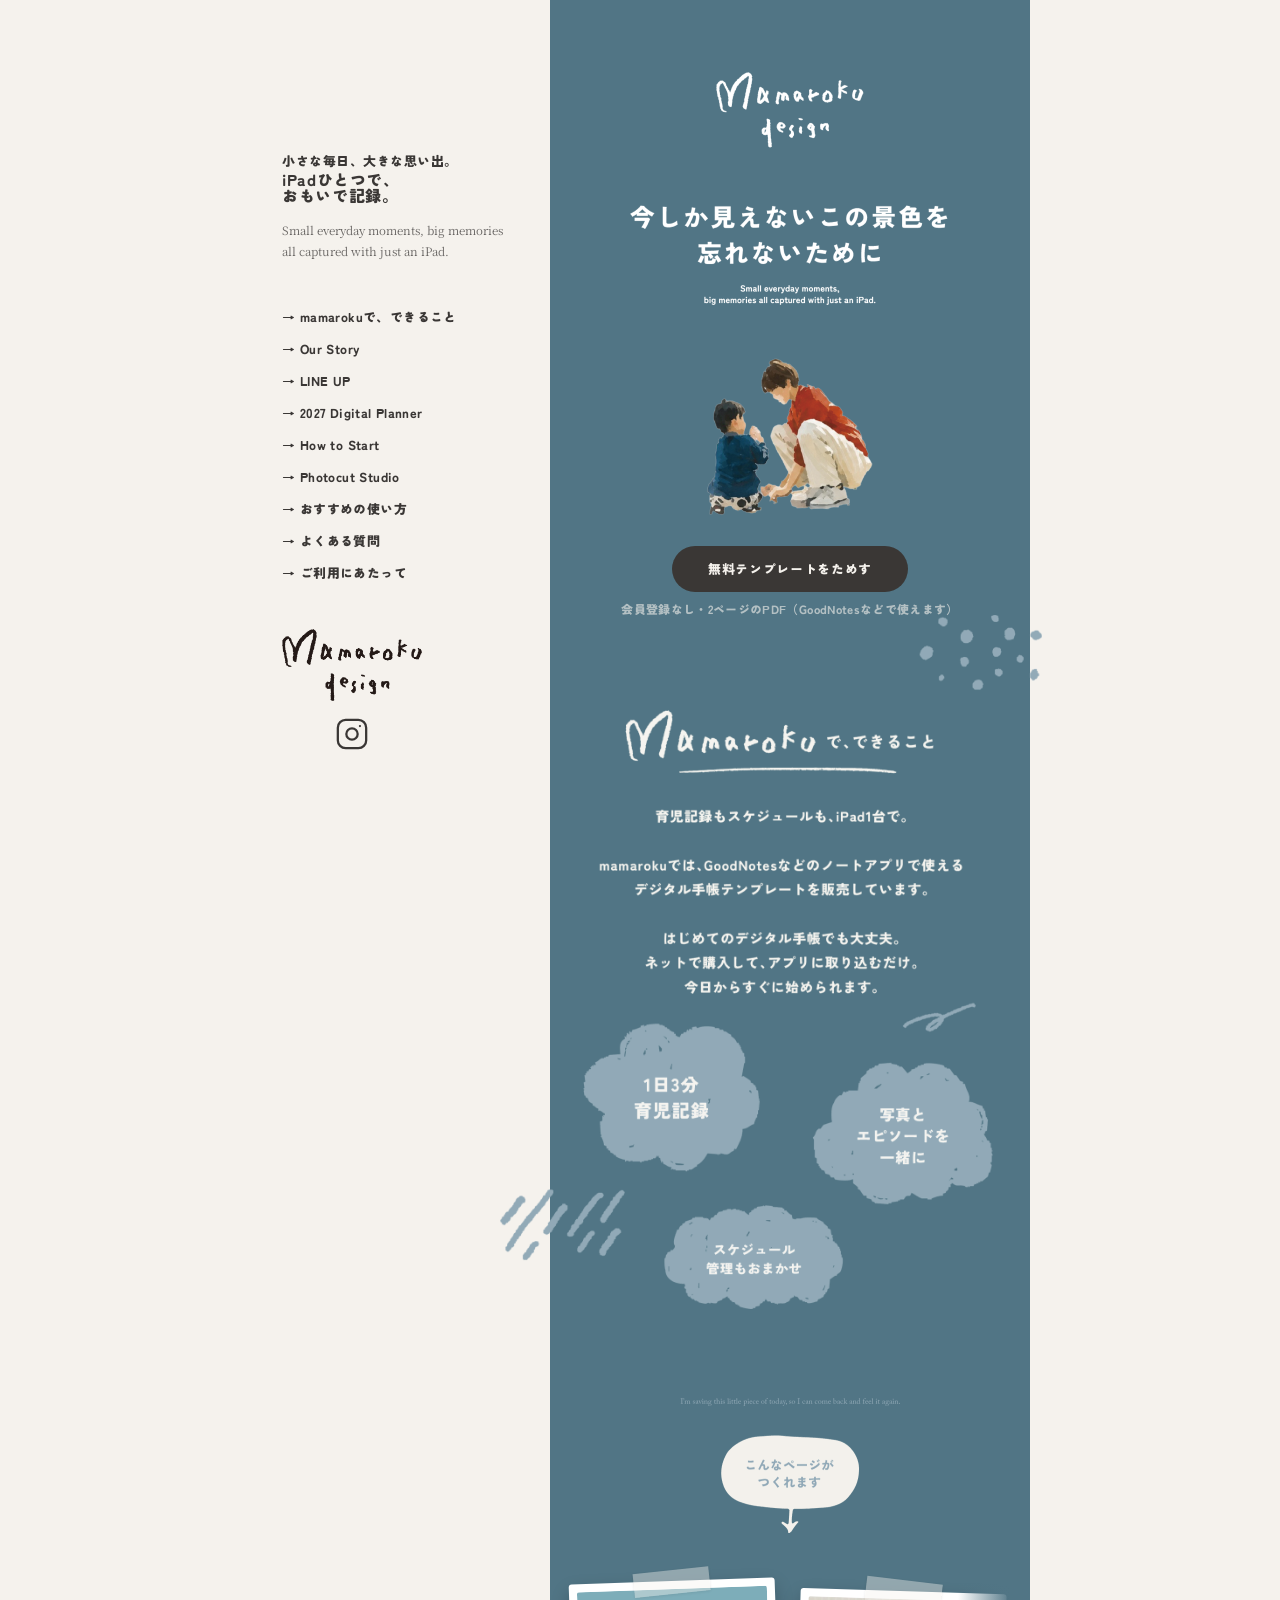
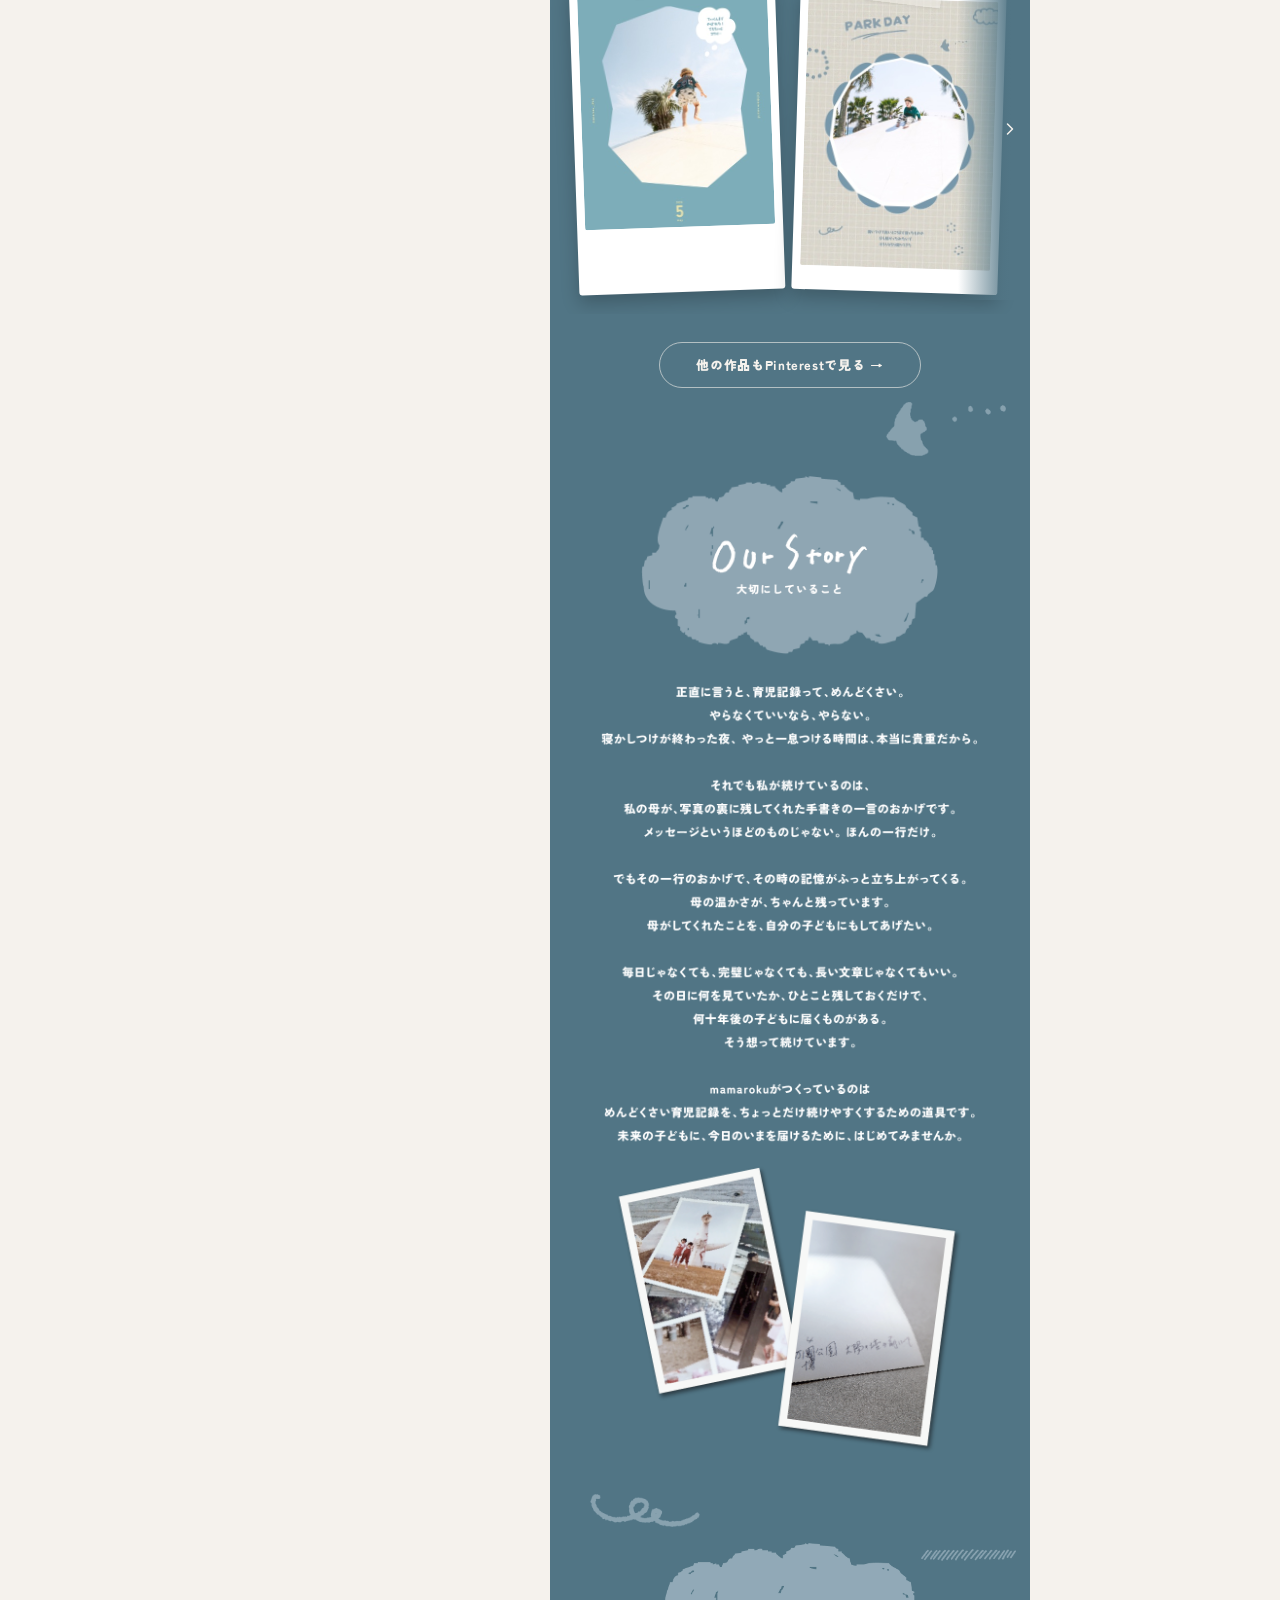
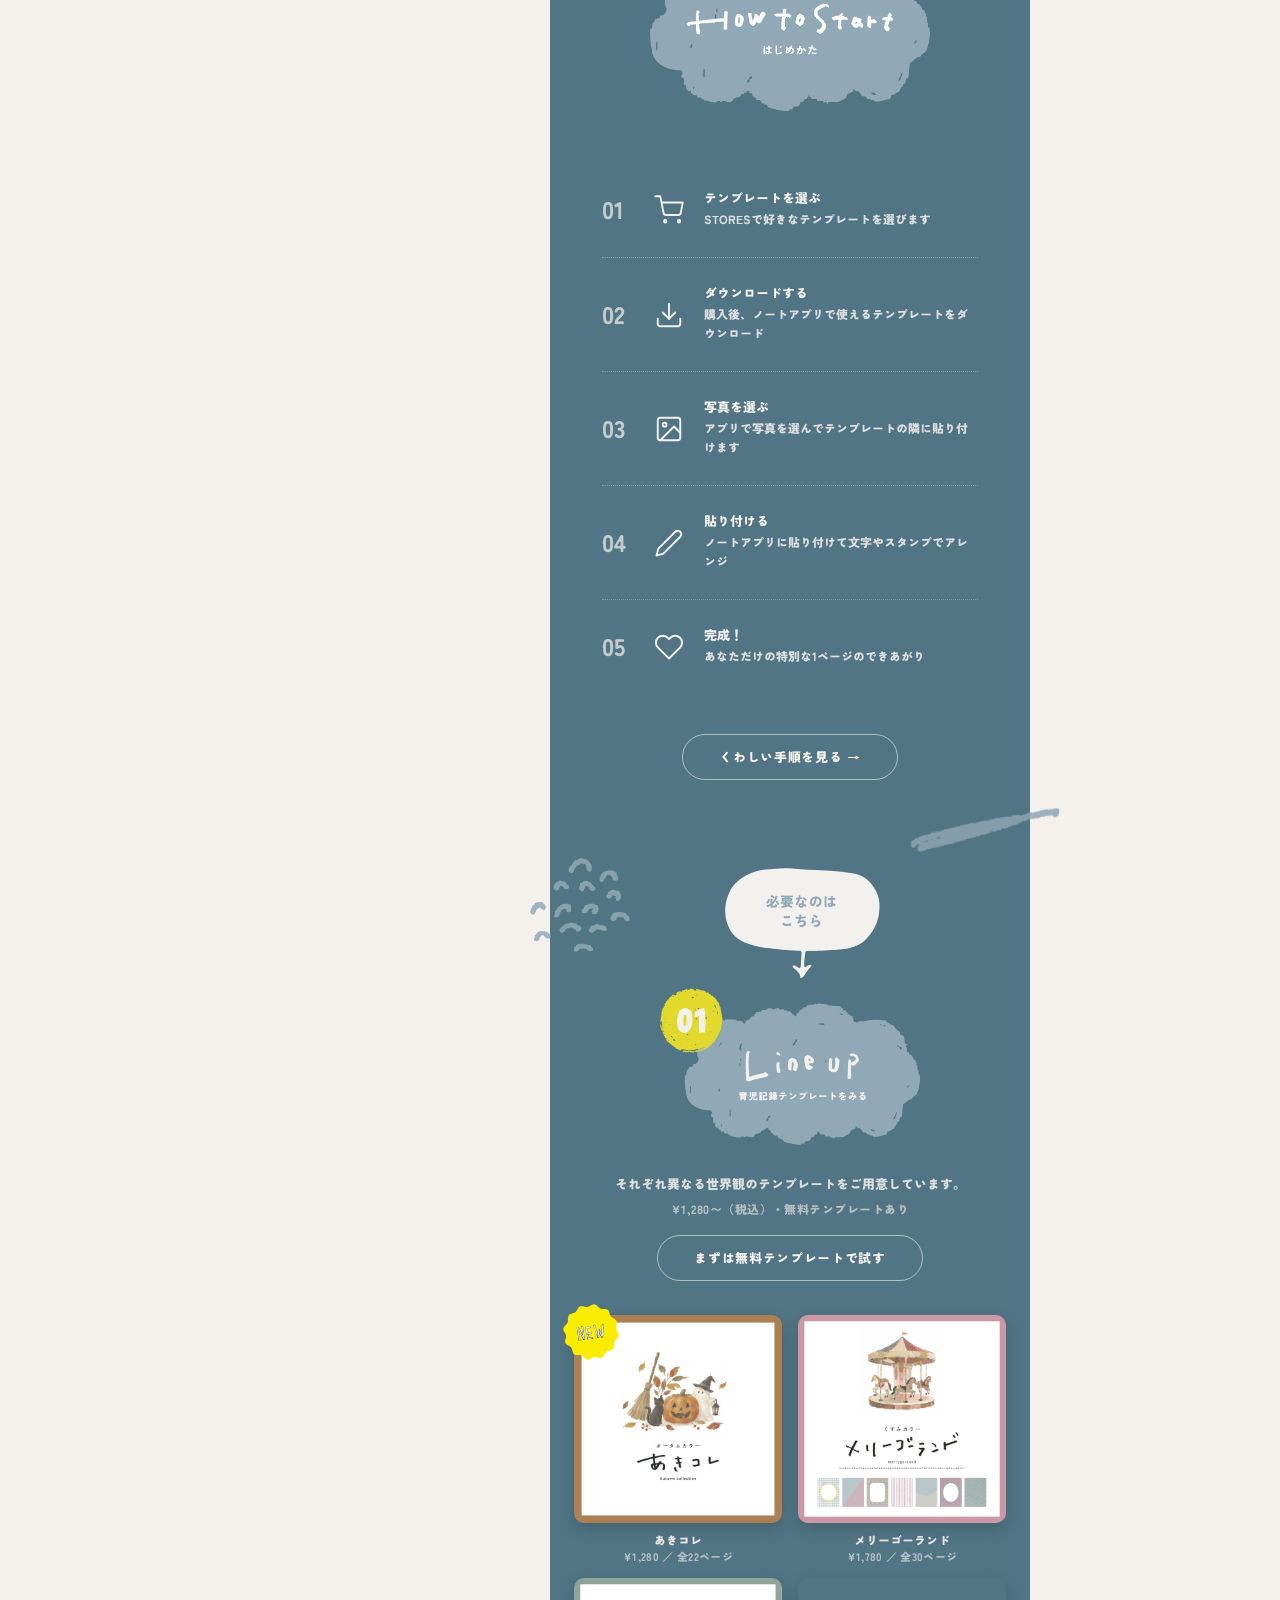
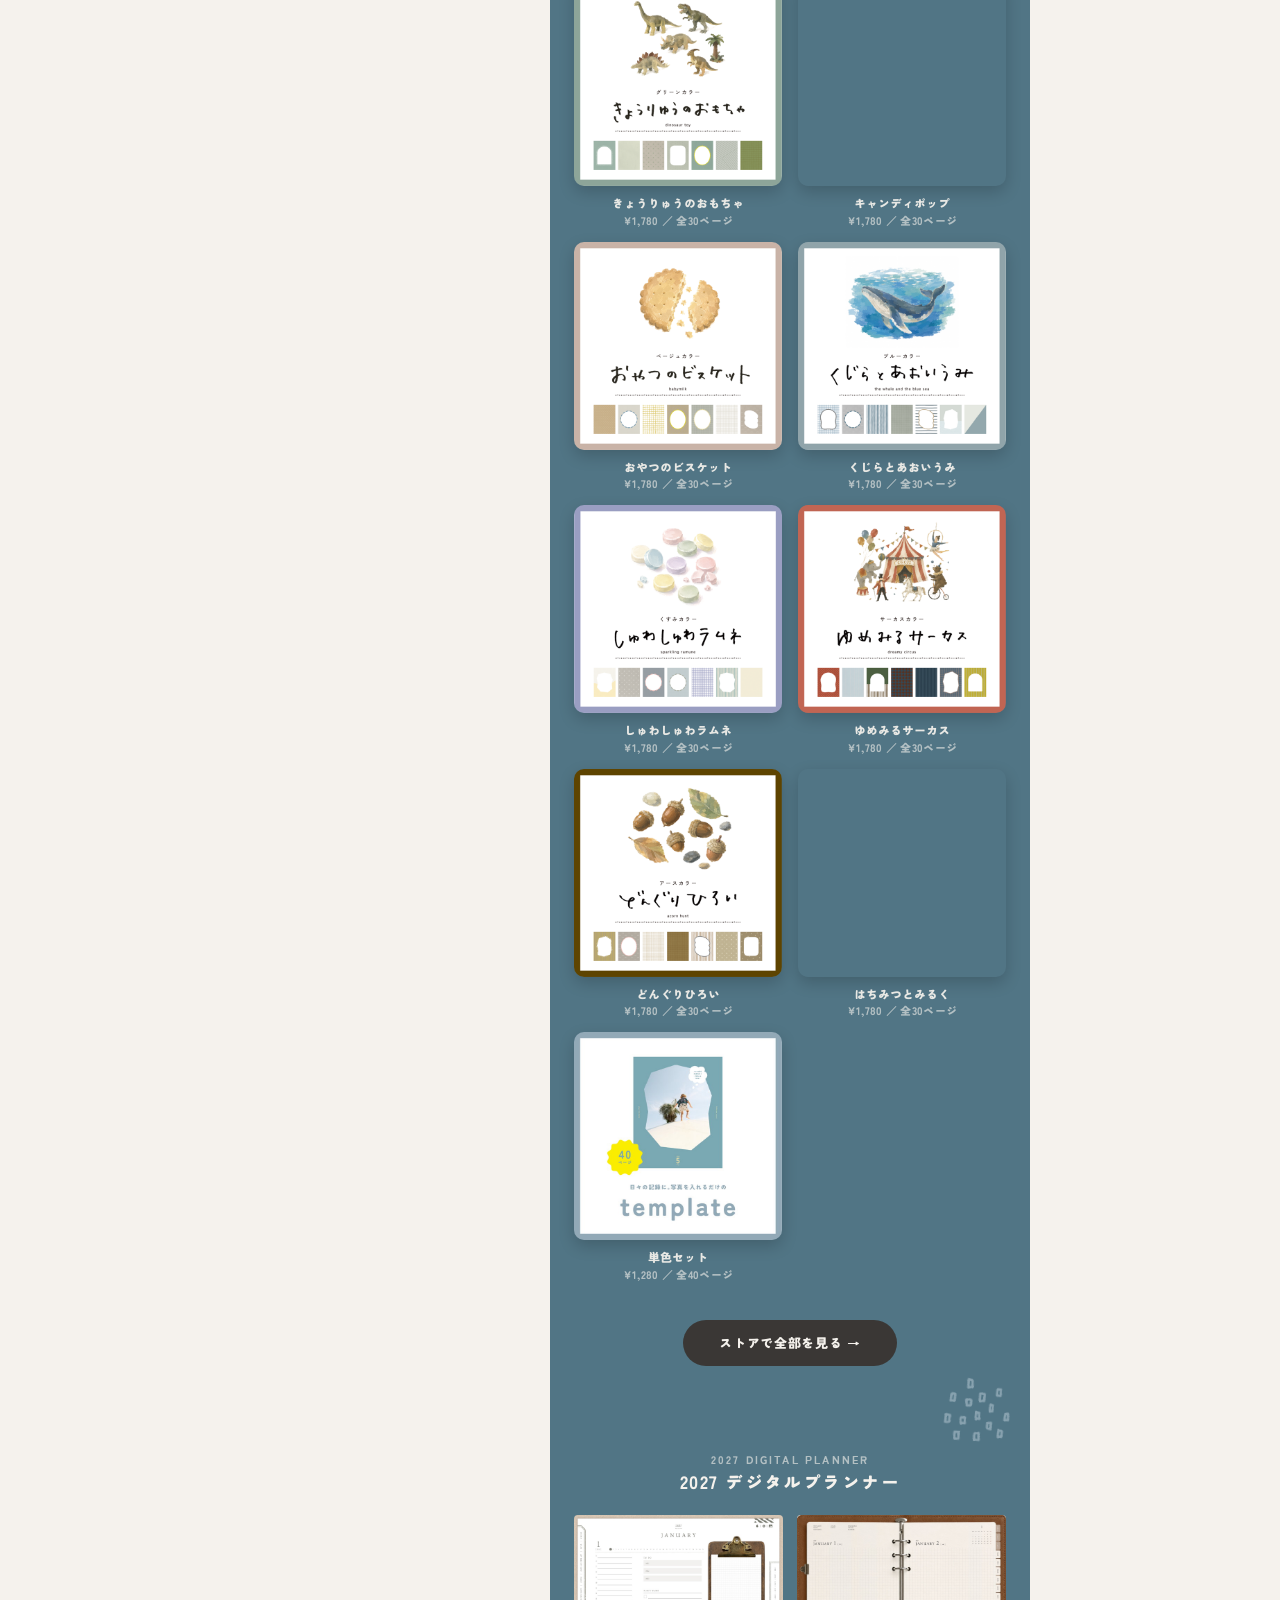
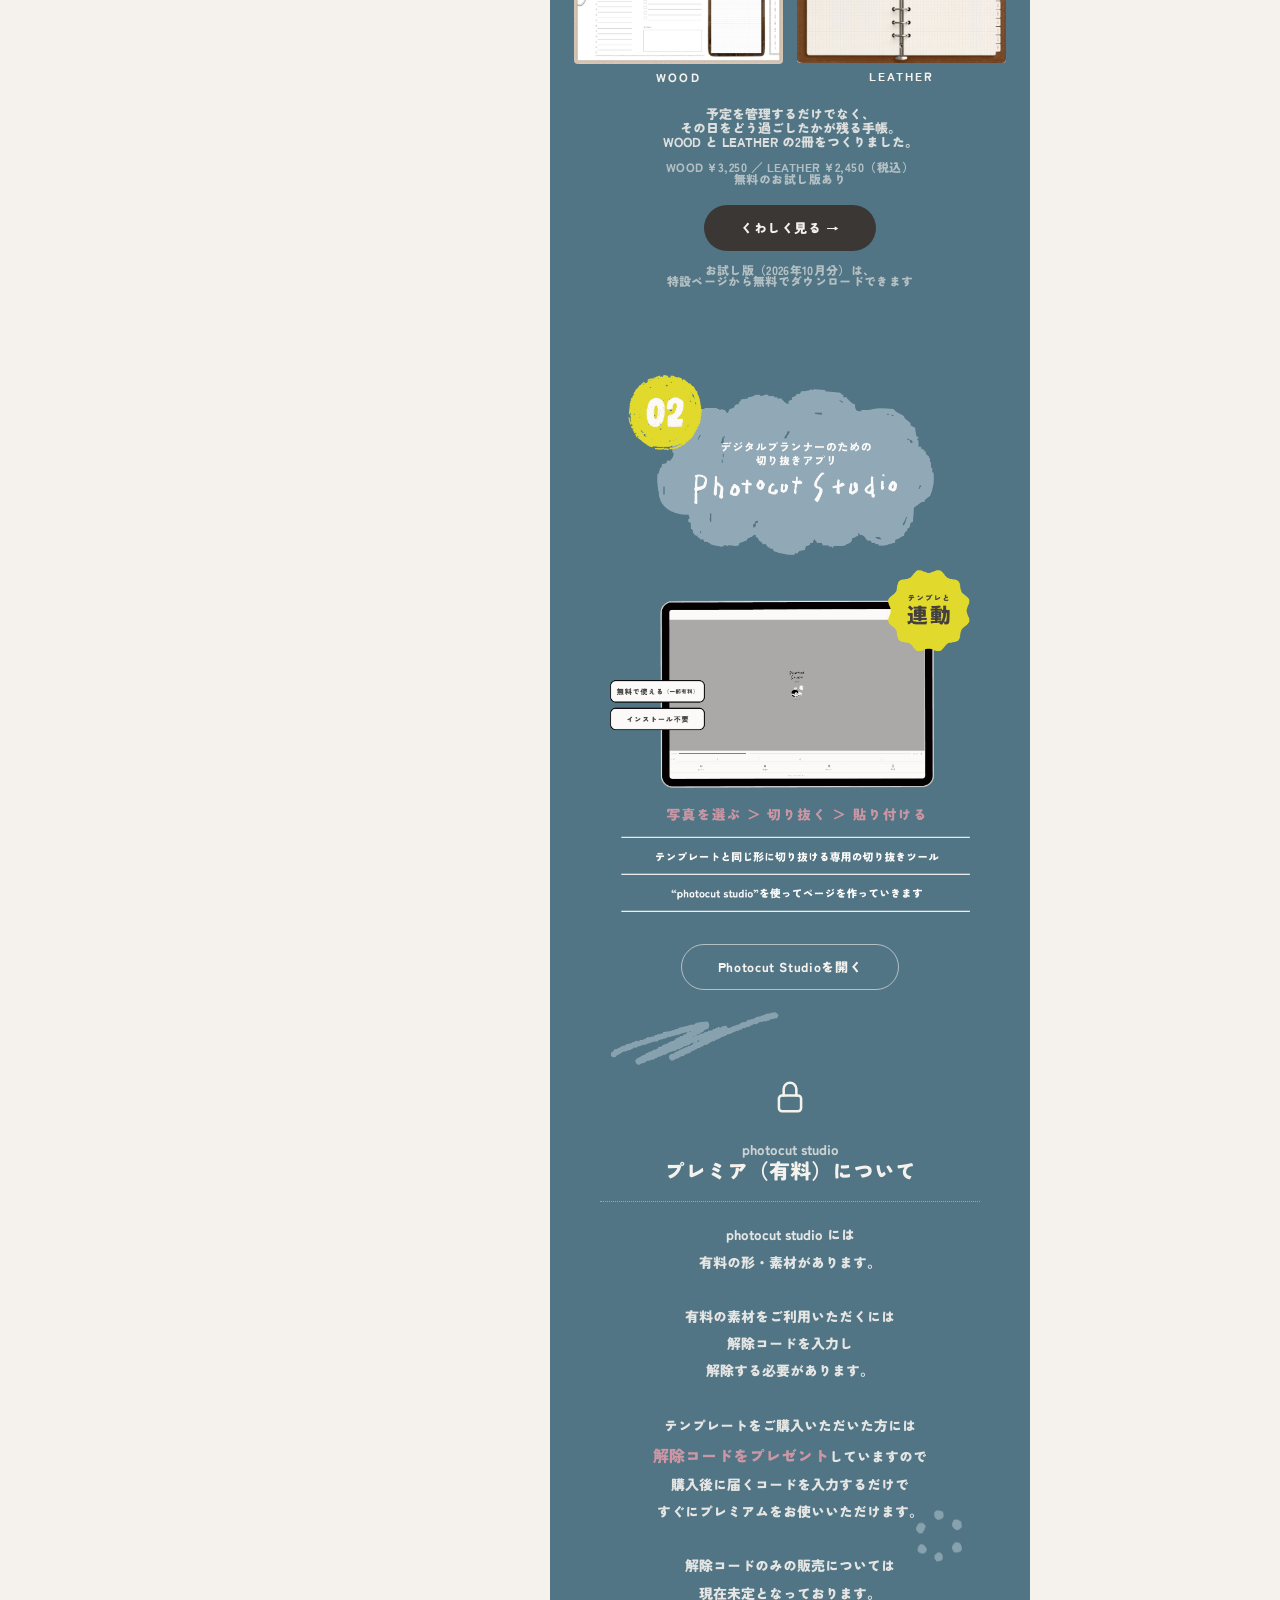
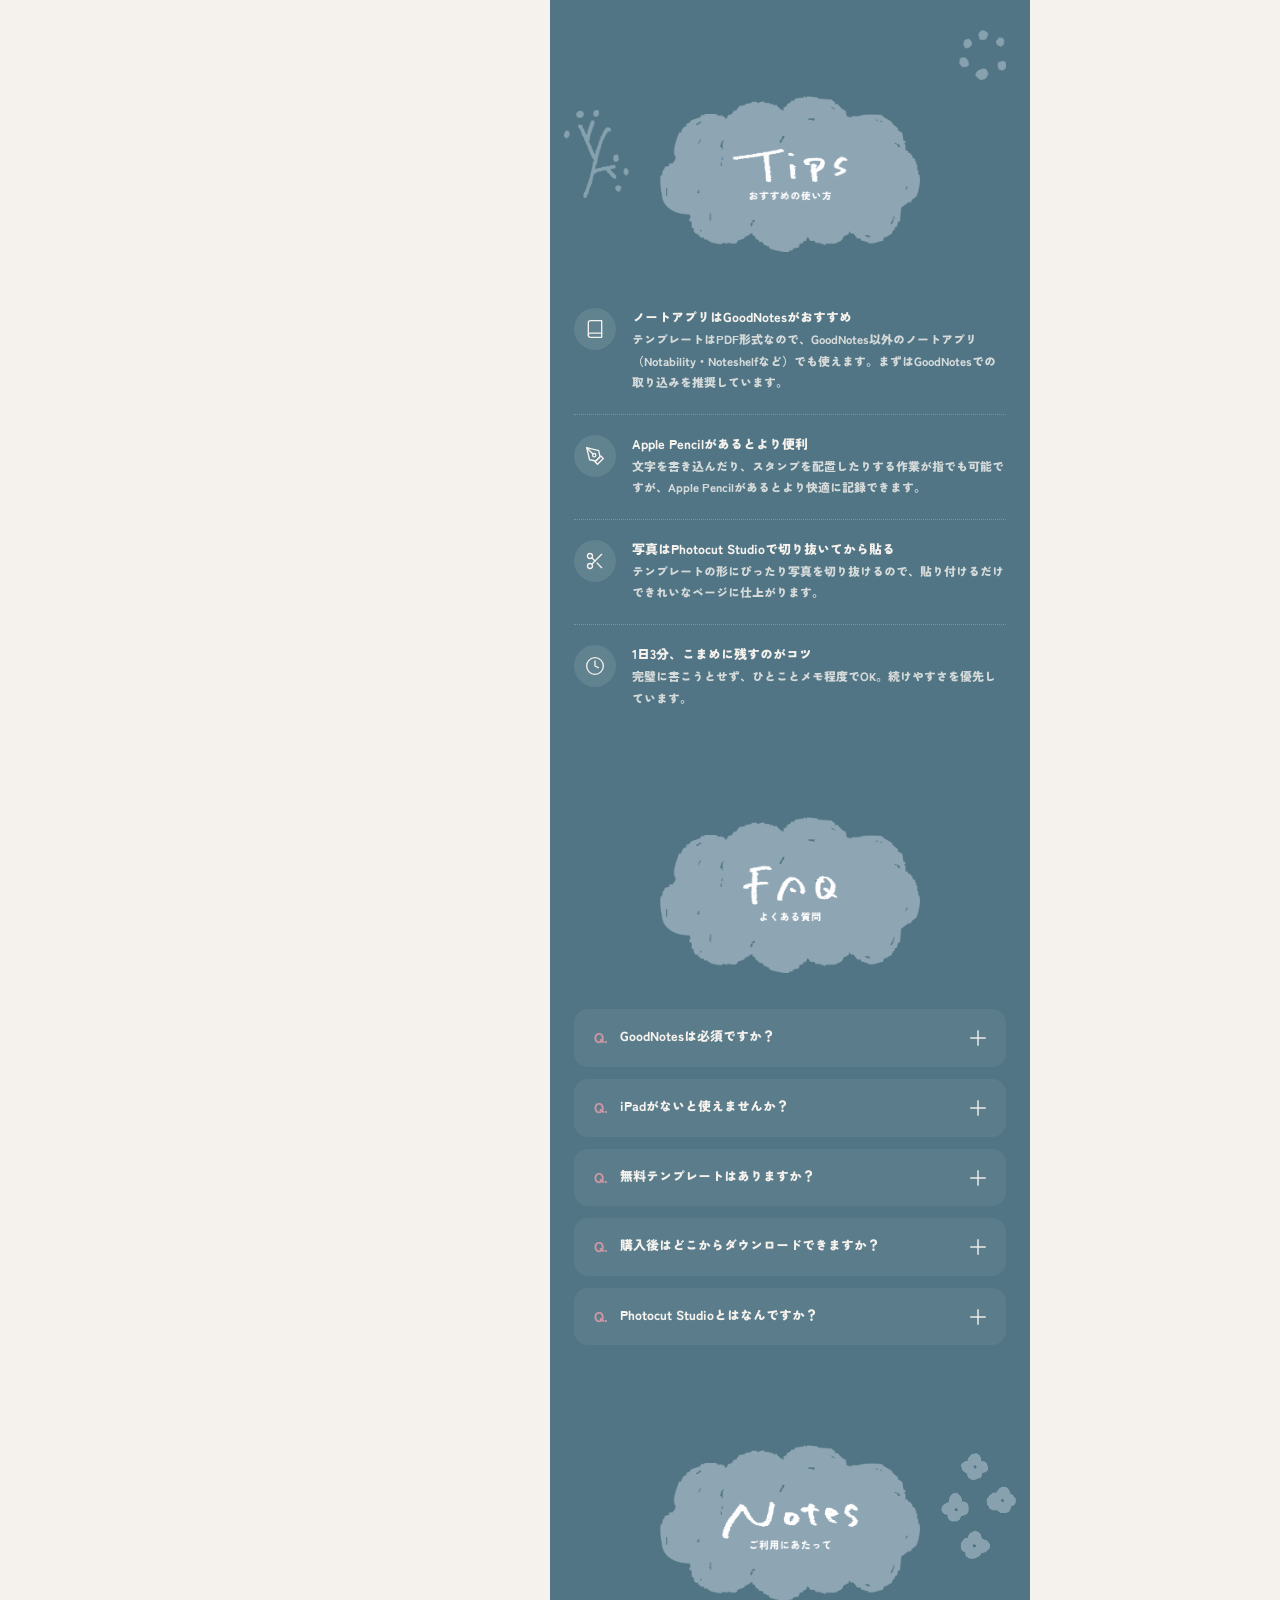
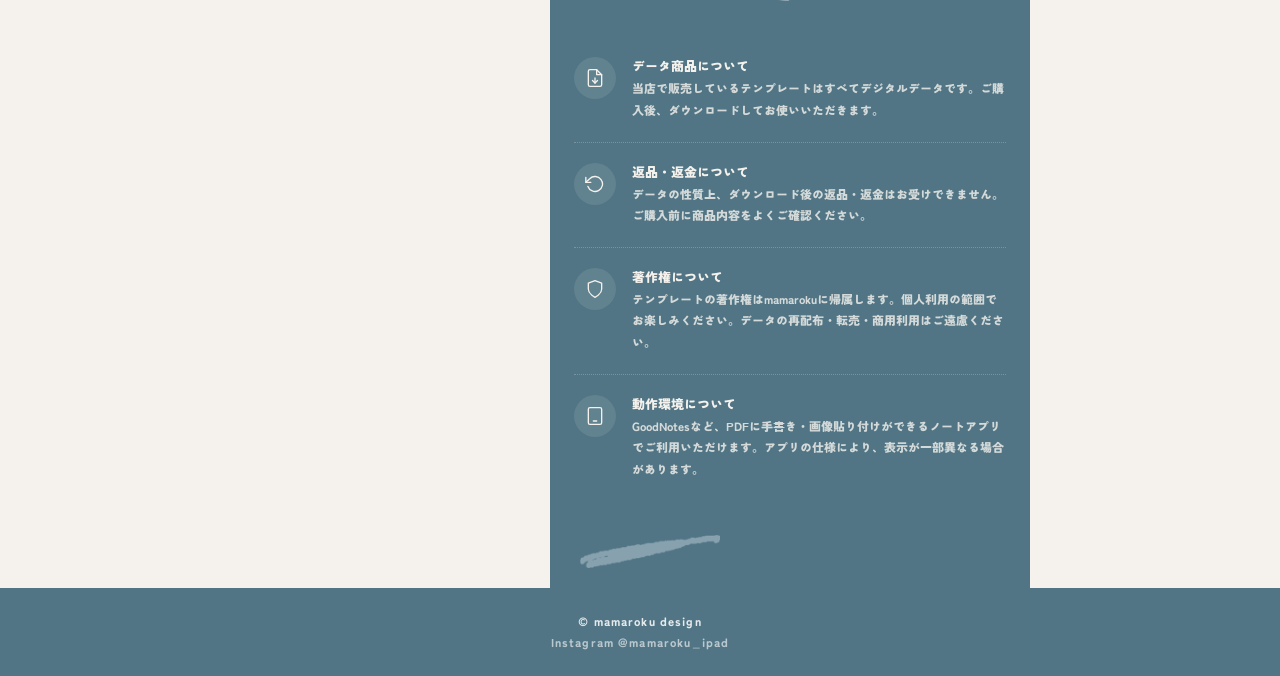
<file: index.html>
<!DOCTYPE html>
<html lang="ja">
<head>
  <meta charset="UTF-8">
  <meta name="viewport" content="width=device-width, initial-scale=1.0">
  <meta name="p:domain_verify" content="66900485ca89c93ab87df06da1d216af"/>
  <title>mamaroku design</title>
  <meta name="description" content="GoodNotesで使えるデジタル手帳テンプレート。育児記録もスケジュールも、iPad1台で。">
  <link rel="icon" href="icon.png" type="image/png">
  <link rel="apple-touch-icon" href="mamaroku_icon.jpg">
  <link rel="preconnect" href="https://fonts.googleapis.com">
  <link rel="preconnect" href="https://fonts.gstatic.com" crossorigin>
  <link href="https://fonts.googleapis.com/css2?family=Noto+Sans+JP:wght@300;400;500;700;900&family=Noto+Serif+JP:wght@300;400&display=swap" rel="stylesheet">
  <script async src="https://www.googletagmanager.com/gtag/js?id=G-QBYGZ9TTWS"></script>
  <script>
  window.dataLayer = window.dataLayer || [];
  function gtag(){dataLayer.push(arguments);}
  gtag('js', new Date());
  gtag('config', 'G-QBYGZ9TTWS');
  </script>
  <style>
    @font-face {
      font-family: 'Tsunagi Gothic Black';
      src: url('fonts/TsunagiGothic.ttf') format('truetype');
      font-weight: normal;
      font-display: swap;
    }

    *, *::before, *::after { box-sizing: border-box; margin: 0; padding: 0; }

    :root {
      --cream: #f5f2ed;
      --teal-dark: #517585;
      --teal-mid: #92aab7;
      --pink: #cc97a4;
      --yellow: #e2da2a;
      --ink: #3a3735;
    }

    html { scroll-behavior: smooth; }

    body {
      font-family: 'Tsunagi Gothic Black', 'Noto Sans JP', sans-serif;
      color: #333;
      background: var(--cream);
      -webkit-font-smoothing: antialiased;
    }

    a { color: inherit; }

    img { max-width: 100%; height: auto; display: block; }

    /* ── Layout: sticky sidebar + scrolling teal column ── */
    .layout {
      display: flex;
      align-items: flex-start;
      max-width: 780px;
      margin: 0 auto;
    }

    .sidebar {
      width: 300px;
      flex-shrink: 0;
      background: var(--cream);
      padding: 155px 32px 48px;
      position: sticky;
      top: 0;
      z-index: 0;
      align-self: flex-start;
      max-height: 100vh;
      overflow-y: auto;
      display: flex;
      flex-direction: column;
    }

    /* サイドバーのキャッチコピー（テキスト） */
    .sidebar-copy { margin-bottom: 40px; }

    .sidebar-copy .copy-sub {
      font-size: 0.8rem;
      font-weight: 700;
      color: var(--ink);
      letter-spacing: 0.04em;
      margin-bottom: 4px;
    }

    .sidebar-copy .copy-main {
      font-size: 0.98rem;
      font-weight: 700;
      color: var(--ink);
      letter-spacing: 0.04em;
      margin-bottom: 16px;
    }

    .sidebar-copy .copy-en {
      font-family: 'Noto Serif JP', serif;
      font-size: 0.72rem;
      line-height: 1.8;
      color: rgba(58,55,53,0.75);
    }

    .sidebar-nav ul { list-style: none; }

    .sidebar-nav li a {
      display: block;
      text-decoration: none;
      color: var(--ink);
      font-size: 0.82rem;
      letter-spacing: 0.03em;
      padding: 9px 0;
      transition: opacity 0.2s;
    }

    .sidebar-nav li a:hover { opacity: 0.6; }

    .sidebar-logo {
      margin-top: auto;
      padding-top: 40px;
    }

    .sidebar-logo img { width: 140px; }

    .main-teal {
      flex: 0 1 480px;
      max-width: 480px;
      min-width: 0;
      background: var(--teal-dark);
      color: var(--cream);
      overflow: visible;
      position: relative;
      z-index: 1;
    }

    .section {
      max-width: 620px;
      margin: 0 auto;
      padding: 88px 24px;
      text-align: center;
      position: relative;
    }

    .section + .section { padding-top: 0; }

    /* 表紙（ノートの頭。ロゴ・コピー・イラストが1枚に入った白抜きPNG） */
    .cover-head { padding-top: 72px; padding-bottom: 0; }
    .cover-img { width: 100%; max-width: 320px; margin: 0 auto; }

    .hero-cta { margin-top: 30px; }

    .hero-cta-note {
      margin-top: 12px;
      font-size: 0.72rem;
      letter-spacing: 0.03em;
      color: rgba(245,242,237,0.6);
    }

    /* ── 散らし装飾（ドット・斜線イラスト） ── */
    .deco {
      position: absolute;
      max-width: none;
      opacity: 0.85;
      pointer-events: none;
      z-index: -1;
    }

    #dekiru { padding-top: 0; }

    /* ── できること ── */
    .dekiru-img {
      width: calc(100% + 110px);
      margin-left: -74px;
      max-width: none;
    }

    /* ── サンプルページ ギャラリー ── */
    .sample-badge {
      width: min(220px, 55vw);
      margin: 0 auto 24px;
    }

    .sample-gallery-wrap { position: relative; }

    .sample-gallery {
      display: flex;
      gap: 16px;
      overflow-x: auto;
      scroll-snap-type: x mandatory;
      -webkit-overflow-scrolling: touch;
      padding: 24px 24px 22px; /* 上下はテープと傾きがはみ出す分の余裕 */
      margin: 0 -24px;
      scrollbar-width: none;
      cursor: grab;
    }

    .sample-gallery::-webkit-scrollbar { display: none; }
    .sample-gallery.dragging { cursor: grabbing; scroll-snap-type: none; user-select: none; }

    /* テープで貼ったポラロイド風 */
    .polaroid {
      flex: 0 0 auto;
      position: relative;
      background: #fff;
      padding: 8px 8px 24px;
      border-radius: 3px;
      box-shadow: 0 8px 18px rgba(0,0,0,0.22);
      scroll-snap-align: center;
    }

    .polaroid img {
      width: min(190px, 50vw);
      border-radius: 2px;
    }

    /* マスキングテープ */
    .polaroid::before {
      content: '';
      position: absolute;
      top: -11px;
      left: 50%;
      width: 76px;
      height: 24px;
      translate: -50% 0;
      rotate: -4deg;
      background: rgba(245, 242, 237, 0.4);
      box-shadow: 0 1px 3px rgba(0,0,0,0.08);
    }

    /* 1枚ごとに傾きとテープの角度を変える */
    .polaroid:nth-child(odd) { rotate: -2deg; }
    .polaroid:nth-child(even) { rotate: 1.8deg; margin-top: 10px; }
    .polaroid:nth-child(even)::before { rotate: 5deg; }
    .polaroid:nth-child(3n)::before { rotate: -9deg; left: 42%; }

    .scroll-hint {
      position: absolute;
      top: 0;
      right: -24px;
      bottom: 14px;
      width: 72px;
      cursor: pointer;
      border: none;
      background: linear-gradient(to right, transparent, var(--teal-dark) 75%);
      display: flex;
      align-items: center;
      justify-content: flex-end;
      padding-right: 10px;
      transition: opacity 0.3s ease;
    }

    .scroll-hint svg {
      width: 20px;
      height: 20px;
      stroke: var(--cream);
      fill: none;
      stroke-width: 1.8;
      stroke-linecap: round;
      stroke-linejoin: round;
      animation: scroll-hint-nudge 1.4s ease-in-out infinite;
    }

    .scroll-hint.is-hidden { opacity: 0; pointer-events: none; }

    .scroll-hint--left {
      right: auto;
      left: -24px;
      background: linear-gradient(to left, transparent, var(--teal-dark) 75%);
      justify-content: flex-start;
      padding-right: 0;
      padding-left: 10px;
    }

    .scroll-hint--left svg { animation-name: scroll-hint-nudge-left; }

    @keyframes scroll-hint-nudge-left {
      0%, 100% { transform: translateX(0); }
      50% { transform: translateX(-5px); }
    }

    @keyframes scroll-hint-nudge {
      0%, 100% { transform: translateX(0); }
      50% { transform: translateX(5px); }
    }

    /* ── PARK DAY ── */
    .parkday-img { width: 100%; max-width: 340px; margin: 40px auto 0; }

    /* ── How to Start ── */
    .howto-badge { width: min(280px, 70vw); margin: 0 auto 40px; }

    .howto-panel {
      background: transparent;
      color: var(--cream);
      border-radius: 20px;
      padding: 12px 28px;
      display: flex;
      flex-direction: column;
    }

    .howto-step {
      display: flex;
      align-items: center;
      gap: 20px;
      padding: 28px 0;
      text-align: left;
      border-top: 1px dotted rgba(245,242,237,0.3);
    }

    .howto-step:first-child { border-top: none; }

    .howto-step .num {
      font-family: 'Tsunagi Gothic Black', 'Noto Serif JP', serif;
      font-weight: 300;
      font-size: 1.5rem;
      color: rgba(245,242,237,0.7);
      flex-shrink: 0;
      width: 32px;
    }

    .howto-step svg {
      width: 30px;
      height: 30px;
      stroke: var(--cream);
      flex-shrink: 0;
    }

    .howto-step .text { min-width: 0; }

    .howto-step .title {
      font-size: 0.82rem;
      font-weight: 700;
      color: var(--cream);
      margin-bottom: 6px;
    }

    .howto-step .desc {
      font-size: 0.72rem;
      line-height: 1.6;
      color: rgba(245,242,237,0.85);
    }

    .guide-link {
      margin-top: 28px;
    }

    /* ── Line up ── */
    .lineup-badge { width: min(260px, 68vw); margin: 0 auto 32px; }

    .lineup-intro {
      font-size: 0.82rem;
      color: rgba(245,242,237,0.85);
      margin-bottom: 12px;
    }

    .lineup-price {
      font-size: 0.75rem;
      color: rgba(245,242,237,0.6);
      margin-bottom: 20px;
      letter-spacing: 0.04em;
    }

    .lineup-try { margin-bottom: 34px; }

    /* ── 2027 デジタルプランナー ── */
    .planner-label { font-size: 0.68rem; letter-spacing: 0.2em; color: rgba(245,242,237,0.6); margin-bottom: 8px; }
    .planner-title { font-size: 1.15rem; font-weight: 500; letter-spacing: 0.08em; color: var(--cream); margin: 0 0 24px; }
    .planner-pair { display: grid; grid-template-columns: 1fr 1fr; gap: 14px; margin: 0 0 24px; }
    .planner-pair a { display: block; text-decoration: none; }
    .planner-pair img { width: 100%; height: auto; border-radius: 4px; display: block; }
    .planner-name { display: block; margin-top: 8px; font-size: 0.72rem; letter-spacing: 0.18em; color: var(--cream); }
    .planner-note { font-size: 0.72rem; color: rgba(245,242,237,0.6); margin-top: 14px; letter-spacing: 0.03em; }

    .sidebar-instagram {
      margin-top: 16px;
      width: 140px;
      text-align: center;
    }

    .sidebar-instagram a {
      display: inline-flex;
      align-items: center;
      justify-content: center;
      text-decoration: none;
      transition: opacity 0.2s;
    }

    .sidebar-instagram a:hover { opacity: 0.55; }

    .sidebar-instagram svg {
      width: 34px;
      height: 34px;
      stroke: var(--ink);
      fill: none;
      stroke-width: 1.6;
      stroke-linecap: round;
      stroke-linejoin: round;
    }

    .footer-sns {
      margin-top: 10px;
    }

    .footer-sns a {
      color: rgba(255,255,255,0.6);
      text-decoration: none;
      font-size: 0.72rem;
      letter-spacing: 0.1em;
    }

    .footer-sns a:hover { opacity: 0.7; }

    .product-grid {
      display: grid;
      grid-template-columns: repeat(2, 1fr);
      gap: 16px;
      margin-bottom: 40px;
    }

    .product-grid a {
      display: block;
      text-decoration: none;
      transition: transform 0.2s;
    }

    .product-grid a img {
      display: block;
      width: 100%;
      height: auto;
      border-radius: 10px;
      box-shadow: 0 6px 16px rgba(0,0,0,0.18);
      transition: box-shadow 0.2s;
    }

    .product-grid a:hover {
      transform: translateY(-3px);
    }

    .product-grid a:hover img {
      box-shadow: 0 10px 22px rgba(0,0,0,0.24);
    }

    /* 新作の NEW マーク（カード左上に少しはみ出して貼る） */
    .product-grid a.is-new { position: relative; }
    .product-grid a.is-new img.product-new {
      position: absolute;
      top: -10px;
      left: -10px;
      width: 26%;
      max-width: 72px;
      border-radius: 0;
      box-shadow: none;
      rotate: -8deg;
      pointer-events: none;
    }

    .product-meta {
      display: block;
      padding: 9px 2px 0;
      text-align: center;
    }

    .product-name {
      display: block;
      font-size: 0.78rem;
      line-height: 1.4;
      color: rgba(245,242,237,0.92);
    }

    .product-spec {
      display: block;
      margin-top: 2px;
      font-size: 0.68rem;
      letter-spacing: 0.03em;
      color: rgba(245,242,237,0.6);
    }

    .btn-black {
      display: inline-block;
      background: var(--ink);
      color: var(--cream);
      text-decoration: none;
      font-size: 0.82rem;
      letter-spacing: 0.05em;
      padding: 16px 36px;
      border-radius: 999px;
      transition: opacity 0.2s;
    }

    .btn-black:hover { opacity: 0.85; }

    .btn-outline {
      display: inline-block;
      background: transparent;
      color: var(--cream);
      border: 1px solid rgba(245,242,237,0.6);
      text-decoration: none;
      font-size: 0.82rem;
      letter-spacing: 0.05em;
      padding: 15px 36px;
      border-radius: 999px;
      transition: background 0.2s, color 0.2s;
    }

    .btn-outline:hover { background: var(--cream); color: var(--teal-dark); }

    /* ── Photocut Studio ── */
    .photocut-panel { width: min(360px, 82vw); margin: 0 auto 32px; }

    /* ── プレミアについて ── */
    .premium-lock {
      width: 38px;
      height: 38px;
      stroke: var(--cream);
      fill: none;
      stroke-width: 1.6;
      margin: 0 auto 24px;
    }

    .premium-heading {
      font-size: 0.9rem;
      color: rgba(245,242,237,0.75);
      margin-bottom: 6px;
    }

    .premium-heading strong {
      display: block;
      font-size: 1.3rem;
      font-weight: 700;
      color: var(--cream);
      margin-top: 4px;
    }

    .premium-divider {
      width: 100%;
      max-width: 380px;
      margin: 20px auto;
      border-top: 1px dotted rgba(245,242,237,0.4);
    }

    .premium-text {
      font-size: 0.85rem;
      line-height: 2;
      color: rgba(245,242,237,0.9);
    }

    .premium-text .highlight {
      color: var(--pink);
      font-weight: 700;
      font-size: 1rem;
    }

    /* ── Our Story ── */
    .our-story-img {
      width: min(580px, 108vw);
      max-width: none;
      display: block;
      margin-left: 50%;
      transform: translateX(-50%);
    }

    .our-story-text {
      font-size: clamp(0.8rem, 2.2vw, 0.88rem);
      line-height: 2.2;
      color: rgba(245,242,237,0.9);
    }

    .our-story-text p { margin-bottom: 1.6em; }

    /* ── おすすめの使い方 / よくある質問 / ご利用にあたって ── */
    .info-badge { width: min(260px, 66vw); margin: 0 auto 36px; }

    /* icon list (Tips / Notes) */
    .info-list { list-style: none; text-align: left; }

    .info-list li {
      display: flex;
      gap: 16px;
      align-items: flex-start;
      padding: 20px 0;
      border-top: 1px dotted rgba(245,242,237,0.25);
    }

    .info-list li:first-child { border-top: none; }

    .info-list .ico {
      flex-shrink: 0;
      width: 42px;
      height: 42px;
      border-radius: 50%;
      background: rgba(245,242,237,0.1);
      display: flex;
      align-items: center;
      justify-content: center;
    }

    .info-list .ico svg {
      width: 20px;
      height: 20px;
      stroke: var(--cream);
      fill: none;
      stroke-width: 1.6;
      stroke-linecap: round;
      stroke-linejoin: round;
    }

    .info-list .body { min-width: 0; padding-top: 2px; }

    .info-list .body strong {
      display: block;
      color: var(--cream);
      font-weight: 700;
      font-size: 0.82rem;
      margin-bottom: 5px;
    }

    .info-list .body span {
      font-size: 0.75rem;
      line-height: 1.8;
      color: rgba(245,242,237,0.8);
    }

    /* FAQ accordion */
    .faq-list { text-align: left; }

    .faq-item {
      background: rgba(245,242,237,0.06);
      border-radius: 14px;
      margin-bottom: 12px;
      overflow: hidden;
    }

    .faq-item summary {
      list-style: none;
      cursor: pointer;
      display: flex;
      align-items: flex-start;
      gap: 12px;
      padding: 18px 20px;
      font-size: 0.82rem;
      font-weight: 700;
      color: var(--cream);
    }

    .faq-item summary::-webkit-details-marker { display: none; }

    .faq-item summary .q {
      color: var(--pink);
      font-weight: 700;
      flex-shrink: 0;
      font-size: 0.9rem;
      line-height: 1.5;
    }

    .faq-item summary .qtext { flex: 1; line-height: 1.5; }

    .faq-item summary .plus {
      flex-shrink: 0;
      width: 16px;
      height: 16px;
      position: relative;
      margin-top: 3px;
      transition: transform 0.3s ease;
    }

    .faq-item summary .plus::before,
    .faq-item summary .plus::after {
      content: '';
      position: absolute;
      background: rgba(245,242,237,0.7);
      border-radius: 2px;
    }

    .faq-item summary .plus::before {
      top: 7px; left: 0; width: 16px; height: 2px;
    }

    .faq-item summary .plus::after {
      left: 7px; top: 0; width: 2px; height: 16px;
    }

    .faq-item[open] summary .plus { transform: rotate(135deg); }

    .faq-answer {
      display: flex;
      gap: 12px;
      padding: 0 20px 20px;
      font-size: 0.76rem;
      line-height: 1.85;
      color: rgba(245,242,237,0.85);
    }

    .faq-answer .a {
      color: var(--yellow);
      font-weight: 700;
      flex-shrink: 0;
      font-size: 0.9rem;
    }

    .faq-answer a {
      color: var(--yellow);
      text-decoration: underline;
    }

    footer {
      background: var(--teal-dark);
      color: rgba(255, 255, 255, 0.85);
      text-align: center;
      padding: 28px 16px;
      font-size: 0.72rem;
      letter-spacing: 0.1em;
    }

    /* ══ 動き（アニメーション） ══ */

    /* スクロールでふわっと登場（JSが動く時だけ隠す） */
    html.js .reveal {
      opacity: 0;
      translate: 0 24px;
      transition:
        opacity 0.65s ease-out var(--reveal-delay, 0s),
        translate 0.65s cubic-bezier(0.22, 1, 0.36, 1) var(--reveal-delay, 0s);
    }

    html.js .reveal.is-visible {
      opacity: 1;
      translate: 0 0;
    }

    /* 横スクロールギャラリーの中は縦に動かさない（フェードのみ） */
    html.js .sample-gallery .polaroid.reveal { translate: 0 0; }

    /* 手描きの線が「描かれていく」演出（スクロールで発火） */
    .deco-draw {
      -webkit-mask-image: linear-gradient(to right, #000 45%, transparent 55%);
      mask-image: linear-gradient(to right, #000 45%, transparent 55%);
      -webkit-mask-size: 250% 100%;
      mask-size: 250% 100%;
      -webkit-mask-position: 100% 0;
      mask-position: 100% 0;
    }

    .deco-draw.is-drawn {
      -webkit-mask-position: 0% 0;
      mask-position: 0% 0;
      transition: -webkit-mask-position 1.1s ease-out 0.25s, mask-position 1.1s ease-out 0.25s;
    }

    /* 手描き飾りのゆらゆら（translate/rotateプロパティなので
       インラインのtransform:rotate()とぶつからない） */
    .deco {
      animation: deco-drift 7.5s ease-in-out infinite;
    }

    @keyframes deco-drift {
      0%, 100% { translate: 0 0; rotate: -1.2deg; }
      50% { translate: 0 -7px; rotate: 1.2deg; }
    }

    /* 飾りごとにリズムをずらして「全部一緒に揺れる」のを防ぐ */
    .section .deco:nth-of-type(2n) { animation-duration: 9.5s; animation-delay: -4s; }
    .section .deco:nth-of-type(3n) { animation-duration: 11s; animation-delay: -7s; }

    /* タップ／クリックの「ぷにっ」 */
    a, button, summary { -webkit-tap-highlight-color: transparent; }

    .product-grid a {
      transition: transform 0.2s, box-shadow 0.2s, scale 0.3s cubic-bezier(0.34, 1.56, 0.64, 1);
    }

    .product-grid a:active { scale: 0.955; }

    .btn-black {
      transition: opacity 0.2s, scale 0.3s cubic-bezier(0.34, 1.56, 0.64, 1);
    }

    .btn-outline {
      transition: background 0.2s, color 0.2s, scale 0.3s cubic-bezier(0.34, 1.56, 0.64, 1);
    }

    .btn-black:active, .btn-outline:active { scale: 0.94; }

    .faq-item summary { transition: scale 0.25s cubic-bezier(0.34, 1.56, 0.64, 1); }
    .faq-item summary:active { scale: 0.98; }

    /* FAQを開いた時、答えがするっと出る */
    .faq-item[open] .faq-answer { animation: faq-answer-in 0.35s ease-out; }

    @keyframes faq-answer-in {
      from { opacity: 0; translate: 0 -6px; }
    }

    /* OSの「視差効果を減らす」設定の人には動きを止める */
    @media (prefers-reduced-motion: reduce) {
      html.js .reveal { opacity: 1; translate: none; transition: none; }
      .deco-draw { -webkit-mask-image: none; mask-image: none; }
      .deco, .faq-item[open] .faq-answer, .scroll-hint svg { animation: none !important; }
      .product-grid a:active, .btn-black:active, .btn-outline:active, .faq-item summary:active { scale: none; }
    }

    /* ── Responsive ── */
    @media (max-width: 880px) {
      .layout { flex-direction: column; align-items: stretch; } /* 縦積み時は横幅いっぱいに（はみ出し防止） */
      /* スマホでは青いノート部分だけで完結（サイドバーは非表示、表紙はノートの頭にある） */
      .sidebar { display: none; }
      .main-teal { flex: none; max-width: none; overflow: hidden; }
      .cover-head { padding-top: 56px; } /* flex:noneが無いと縦積み時に高さ480pxに固定される */
      .section { padding: 64px 20px; }
      .dekiru-img { width: 100%; margin-left: 0; max-width: 100%; }
    }
  </style>
  <script>document.documentElement.classList.add('js');</script>
</head>
<body>

  <div class="layout">
    <!-- ── サイドバー（固定） ── -->
    <aside class="sidebar">
      <div class="sidebar-copy">
        <p class="copy-sub">小さな毎日、大きな思い出。</p>
        <p class="copy-main">iPadひとつで、<br>おもいで記録。</p>
        <p class="copy-en">Small everyday moments, big memories<br>all captured with just an iPad.</p>
      </div>
      <nav class="sidebar-nav">
        <ul>
          <li><a href="#dekiru">→ mamarokuで、できること</a></li>
          <li><a href="#our-story">→ Our Story</a></li>
          <li><a href="#lineup">→ LINE UP</a></li>
          <li><a href="#planner">→ 2027 Digital Planner</a></li>
          <li><a href="#howto">→ How to Start</a></li>
          <li><a href="#photocut">→ Photocut Studio</a></li>
          <li><a href="#howto-tips">→ おすすめの使い方</a></li>
          <li><a href="#faq">→ よくある質問</a></li>
          <li><a href="#terms">→ ご利用にあたって</a></li>
        </ul>
      </nav>
      <div class="sidebar-logo">
        <img fetchpriority="high" decoding="async" src="images/redesign/wordmark.png" width="501" height="255" alt="Mamaroku design">
      </div>
      <div class="sidebar-instagram">
        <a href="https://www.instagram.com/mamaroku_ipad/" target="_blank" rel="noopener noreferrer" aria-label="Instagram @mamaroku_ipad">
          <svg viewBox="0 0 24 24"><rect x="2" y="2" width="20" height="20" rx="5.5"/><circle cx="12" cy="12" r="4"/><line x1="17.6" y1="6.4" x2="17.6" y2="6.4"/></svg>
        </a>
      </div>
    </aside>

    <!-- ── メイン（スクロールする側） ── -->
    <main class="main-teal">

      <!-- 表紙（ノートの頭。パソコン・スマホ共通） -->
      <section class="section cover-head" id="top">
        <img fetchpriority="high" decoding="async" class="cover-img" src="images/redesign/hero-cover.png" width="640" height="887" alt="mamaroku design 今しか見えないこの景色を忘れないために Small everyday moments, big memories all captured with just an iPad.">
        <a class="btn-black hero-cta" href="free.html">無料テンプレートをためす</a>
        <p class="hero-cta-note">会員登録なし・2ページのPDF（GoodNotesなどで使えます）</p>
      </section>

      <!-- できること -->
      <section class="section" id="dekiru">
        <img loading="lazy" decoding="async" class="dekiru-img" src="images/redesign/dekiru.png" width="1240" height="1590" alt="Mamarokuで、できること 育児記録もスケジュールも、iPad1台で。mamarokuでは、GoodNotesなどのノートアプリで使えるデジタル手帳テンプレートを販売しています。">
      </section>

      <!-- こんなページがつくれます -->
      <section class="section" id="sample">
        <img loading="lazy" decoding="async" class="deco" src="images/redesign/deco-bird-dots.png" width="300" height="134" alt="" aria-hidden="true" style="width:120px; bottom:20px; right:24px;">
        <img loading="lazy" decoding="async" class="sample-badge" src="images/redesign/sample-badge.png" width="440" height="272" alt="こんなページがつくれます">
        <div class="sample-gallery-wrap">
          <div class="sample-gallery">
            <span class="polaroid"><img loading="lazy" decoding="async" src="images/redesign/carousel-1.jpg" width="380" height="475" alt="育児記録テンプレートのサンプルページ（てっぺんまでのぼれた）"></span>
            <span class="polaroid"><img loading="lazy" decoding="async" src="images/redesign/carousel-2.jpg" width="380" height="537" alt="育児記録テンプレートのサンプルページ（PARK DAY）"></span>
            <span class="polaroid"><img loading="lazy" decoding="async" src="images/redesign/carousel-3.jpg" width="380" height="475" alt="育児記録テンプレートのサンプルページ（おふろはいりまーす）"></span>
            <span class="polaroid"><img loading="lazy" decoding="async" src="images/redesign/sample-04.jpg" width="380" height="537" alt="育児記録テンプレートのサンプルページ（ようちえんのなつまつり）"></span>
            <span class="polaroid"><img loading="lazy" decoding="async" src="images/redesign/sample-05.jpg" width="380" height="537" alt="育児記録テンプレートのサンプルページ（なつまつり ヨーヨー）"></span>
            <span class="polaroid"><img loading="lazy" decoding="async" src="images/redesign/sample-06.jpg" width="380" height="537" alt="育児記録テンプレートのサンプルページ（ハテナブロック）"></span>
          </div>
          <button type="button" class="scroll-hint scroll-hint--left is-hidden" aria-label="前の作例を見る">
            <svg viewBox="0 0 24 24"><path d="M15 6l-6 6 6 6"/></svg>
          </button>
          <button type="button" class="scroll-hint" aria-label="次の作例を見る">
            <svg viewBox="0 0 24 24"><path d="M9 6l6 6-6 6"/></svg>
          </button>
        </div>

        <a class="btn-outline guide-link" href="https://jp.pinterest.com/mamaroku_ipad/%E8%82%B2%E5%85%90%E8%A8%98%E9%8C%B2/" target="_blank" rel="noopener noreferrer" onclick="gtag('event','sample_pinterest_click')">他の作品もPinterestで見る →</a>
      </section>

      <!-- Our Story -->
      <section class="section" id="our-story">
        <img loading="lazy" decoding="async" class="deco" src="images/redesign/deco-swirl.png" width="300" height="89" alt="" aria-hidden="true" style="width:110px; bottom:16px; left:40px;">
        <img loading="lazy" decoding="async" class="our-story-img" src="images/redesign/ourstory.png" width="1192" height="2012" alt="Our Story 大切にしていること。正直に言うと、育児記録って、めんどくさい。やらなくていいなら、やらない。寝かしつけが終わった後のひと息は、本当に貴重だから。それでも続けているのは、私の母が写真の裏に残してくれた、手書きの一言のおかげです。ほんの一行だけ。でもその一行が、あの頃の記憶をふっと立ち上がらせてくれる。母がしてくれたこと、自分の子どもにもしてあげたい。毎日じゃなくても、完璧じゃなくてもいい。ひとこと残しておくだけで、何十年後の子どもに届くものがある。mamarokuは、めんどくさい育児記録を、ちょっとだけ続けやすくするための道具です。">
      </section>

      <!-- How to Start -->
      <section class="section" id="howto">
        <img loading="lazy" decoding="async" class="deco" src="images/redesign/deco-hatch-lines.png" width="300" height="38" alt="" aria-hidden="true" style="width:95px; top:6px; right:14px;">
        <img loading="lazy" decoding="async" class="deco" src="images/redesign/deco-scribble-01.png" width="300" height="72" alt="" aria-hidden="true" style="width:150px; bottom:20px; right:-30px; transform:rotate(-3deg);">
        <img loading="lazy" decoding="async" class="howto-badge" src="images/redesign/howto-badge.png" width="911" height="547" alt="How to Start はじめかた">
        <div class="howto-panel">
          <div class="howto-step">
            <div class="num">01</div>
            <svg viewBox="0 0 24 24" fill="none" stroke-width="1.5" stroke-linecap="round" stroke-linejoin="round"><circle cx="9" cy="21" r="1"/><circle cx="20" cy="21" r="1"/><path d="M1 1h4l2.68 13.39a2 2 0 0 0 2 1.61h9.72a2 2 0 0 0 2-1.61L23 6H6"/></svg>
            <div class="text">
              <div class="title">テンプレートを選ぶ</div>
              <div class="desc">STORESで好きなテンプレートを選びます</div>
            </div>
          </div>
          <div class="howto-step">
            <div class="num">02</div>
            <svg viewBox="0 0 24 24" fill="none" stroke-width="1.5" stroke-linecap="round" stroke-linejoin="round"><path d="M21 15v4a2 2 0 0 1-2 2H5a2 2 0 0 1-2-2v-4"/><polyline points="7 10 12 15 17 10"/><line x1="12" y1="15" x2="12" y2="3"/></svg>
            <div class="text">
              <div class="title">ダウンロードする</div>
              <div class="desc">購入後、ノートアプリで使えるテンプレートをダウンロード</div>
            </div>
          </div>
          <div class="howto-step">
            <div class="num">03</div>
            <svg viewBox="0 0 24 24" fill="none" stroke-width="1.5" stroke-linecap="round" stroke-linejoin="round"><rect x="3" y="3" width="18" height="18" rx="2"/><circle cx="8.5" cy="8.5" r="1.5"/><polyline points="21 15 16 10 5 21"/></svg>
            <div class="text">
              <div class="title">写真を選ぶ</div>
              <div class="desc">アプリで写真を選んでテンプレートの隣に貼り付けます</div>
            </div>
          </div>
          <div class="howto-step">
            <div class="num">04</div>
            <svg viewBox="0 0 24 24" fill="none" stroke-width="1.5" stroke-linecap="round" stroke-linejoin="round"><path d="M17 3a2.828 2.828 0 1 1 4 4L7.5 20.5 2 22l1.5-5.5L17 3z"/></svg>
            <div class="text">
              <div class="title">貼り付ける</div>
              <div class="desc">ノートアプリに貼り付けて文字やスタンプでアレンジ</div>
            </div>
          </div>
          <div class="howto-step">
            <div class="num">05</div>
            <svg viewBox="0 0 24 24" fill="none" stroke-width="1.5" stroke-linecap="round" stroke-linejoin="round"><path d="M20.84 4.61a5.5 5.5 0 0 0-7.78 0L12 5.67l-1.06-1.06a5.5 5.5 0 0 0-7.78 7.78l1.06 1.06L12 21.23l7.78-7.78 1.06-1.06a5.5 5.5 0 0 0 0-7.78z"/></svg>
            <div class="text">
              <div class="title">完成！</div>
              <div class="desc">あなただけの特別な1ページのできあがり</div>
            </div>
          </div>
        </div>
        <a class="btn-outline guide-link" href="photocut-guide.html">くわしい手順を見る →</a>
      </section>

      <!-- Line up -->
      <section class="section" id="lineup">
        <img loading="lazy" decoding="async" class="deco" src="images/redesign/deco-arc-cluster.png" width="295" height="275" alt="" aria-hidden="true" style="width:100px; top:-10px; left:-20px;">
        <img loading="lazy" decoding="async" class="deco" src="images/redesign/deco-pill-dots.png" width="284" height="276" alt="" aria-hidden="true" style="width:65px; bottom:12px; right:20px; transform:rotate(6deg);">
        <img loading="lazy" decoding="async" class="lineup-badge" src="images/redesign/lineup-badge.png" width="520" height="553" alt="必要なのはこちら → 01 Line up 育児記録テンプレートをみる">
        <p class="lineup-intro">それぞれ異なる世界観のテンプレートをご用意しています。</p>
        <p class="lineup-price">¥1,280〜（税込）・無料テンプレートあり</p>
        <a class="btn-outline lineup-try" href="free.html">まずは無料テンプレートで試す</a>
        <div class="product-grid">
          <a class="is-new" href="https://mamaroku-design.stores.jp/items/6acc4da1d4de8d18ea4e7ca8" target="_blank" rel="noopener">
            <img loading="lazy" decoding="async" src="images/redesign/product-11-akicolle.jpg" width="600" height="600" alt="あきコレ（オータムカラー・ハロウィンと秋のテンプレート）">
            <img class="product-new" src="images/redesign/badge-new.png" width="89" height="89" alt="NEW">
            <span class="product-meta">
              <span class="product-name">あきコレ</span>
              <span class="product-spec">¥1,280 ／ 全22ページ</span>
            </span>
          </a>
          <a href="https://mamaroku-design.stores.jp/items/6a2d382213b903dbc9e5b6ad" target="_blank" rel="noopener">
            <img loading="lazy" decoding="async" src="images/redesign/product-01-merry.png" width="600" height="600" alt="メリーゴーランド（くすみカラー）">
            <span class="product-meta">
              <span class="product-name">メリーゴーランド</span>
              <span class="product-spec">¥1,780 ／ 全30ページ</span>
            </span>
          </a>
          <a href="https://mamaroku-design.stores.jp/items/6a2d55b8b0a302ae7f68aab4" target="_blank" rel="noopener">
            <img loading="lazy" decoding="async" src="images/redesign/product-02-dino.png" width="600" height="600" alt="きょうりゅうのおもちゃ（グリーンカラー）">
            <span class="product-meta">
              <span class="product-name">きょうりゅうのおもちゃ</span>
              <span class="product-spec">¥1,780 ／ 全30ページ</span>
            </span>
          </a>
          <a href="https://mamaroku-design.stores.jp/items/6a2d560051afd117aaa99dfa" target="_blank" rel="noopener">
            <img loading="lazy" decoding="async" src="images/redesign/product-03-candy.png" width="600" height="600" alt="キャンディポップ（ポップカラー）">
            <span class="product-meta">
              <span class="product-name">キャンディポップ</span>
              <span class="product-spec">¥1,780 ／ 全30ページ</span>
            </span>
          </a>
          <a href="https://mamaroku-design.stores.jp/items/6a2d56692a10e4a4440edf1f" target="_blank" rel="noopener">
            <img loading="lazy" decoding="async" src="images/redesign/product-04-biscuit.png" width="600" height="600" alt="おやつのビスケット（ベージュカラー）">
            <span class="product-meta">
              <span class="product-name">おやつのビスケット</span>
              <span class="product-spec">¥1,780 ／ 全30ページ</span>
            </span>
          </a>
          <a href="https://mamaroku-design.stores.jp/items/6a2d56c5b0a302b35d68aac2" target="_blank" rel="noopener">
            <img loading="lazy" decoding="async" src="images/redesign/product-05-whale.png" width="600" height="600" alt="くじらとあおいうみ（ブルーカラー）">
            <span class="product-meta">
              <span class="product-name">くじらとあおいうみ</span>
              <span class="product-spec">¥1,780 ／ 全30ページ</span>
            </span>
          </a>
          <a href="https://mamaroku-design.stores.jp/items/6a2d570913b903bbfde5b693" target="_blank" rel="noopener">
            <img loading="lazy" decoding="async" src="images/redesign/product-06-ramune.png" width="600" height="600" alt="しゅわしゅわラムネ（くすみカラー）">
            <span class="product-meta">
              <span class="product-name">しゅわしゅわラムネ</span>
              <span class="product-spec">¥1,780 ／ 全30ページ</span>
            </span>
          </a>
          <a href="https://mamaroku-design.stores.jp/items/6a2d574251afd11bb2a99eed" target="_blank" rel="noopener">
            <img loading="lazy" decoding="async" src="images/redesign/product-07-circus.png" width="600" height="600" alt="ゆめみるサーカス（サーカスカラー）">
            <span class="product-meta">
              <span class="product-name">ゆめみるサーカス</span>
              <span class="product-spec">¥1,780 ／ 全30ページ</span>
            </span>
          </a>
          <a href="https://mamaroku-design.stores.jp/items/6a2d577051afd12b4ca99db8" target="_blank" rel="noopener">
            <img loading="lazy" decoding="async" src="images/redesign/product-08-acorn.png" width="600" height="600" alt="どんぐりひろい（アースカラー）">
            <span class="product-meta">
              <span class="product-name">どんぐりひろい</span>
              <span class="product-spec">¥1,780 ／ 全30ページ</span>
            </span>
          </a>
          <a href="https://mamaroku-design.stores.jp/items/6a2d57b513b903bff8e5b6ae" target="_blank" rel="noopener">
            <img loading="lazy" decoding="async" src="images/redesign/product-09-honey.png" width="600" height="600" alt="はちみつとみるく（グレージュカラー）">
            <span class="product-meta">
              <span class="product-name">はちみつとみるく</span>
              <span class="product-spec">¥1,780 ／ 全30ページ</span>
            </span>
          </a>
          <a href="https://mamaroku-design.stores.jp/items/6a9515e7463f6052a0b20f10" target="_blank" rel="noopener">
            <img loading="lazy" decoding="async" src="images/redesign/product-10-solid-set.jpg" width="600" height="600" alt="単色セット（日付なし・写真を入れるだけのテンプレート）">
            <span class="product-meta">
              <span class="product-name">単色セット</span>
              <span class="product-spec">¥1,280 ／ 全40ページ</span>
            </span>
          </a>
        </div>
        <a class="btn-black" href="https://mamaroku-design.stores.jp/" target="_blank" rel="noopener">ストアで全部を見る →</a>
      </section>

      <!-- 2027 デジタルプランナー（特設ページへの導線） -->
      <section class="section" id="planner">
        <p class="planner-label">2027 DIGITAL PLANNER</p>
        <h2 class="planner-title">2027 デジタルプランナー</h2>
        <div class="planner-pair">
          <a href="planner-wood.html">
            <img loading="lazy" decoding="async" src="images/planner/thumb-wood.jpg" width="1200" height="857" alt="2027 デジタルプランナー WOOD">
            <span class="planner-name">WOOD</span>
          </a>
          <a href="planner-leather.html">
            <img loading="lazy" decoding="async" src="images/planner/thumb-leather.jpg" width="1200" height="849" alt="2027 デジタルプランナー LEATHER">
            <span class="planner-name">LEATHER</span>
          </a>
        </div>
        <p class="lineup-intro">予定を管理するだけでなく、<br>その日をどう過ごしたかが残る手帳。<br>WOOD と LEATHER の2冊をつくりました。</p>
        <p class="lineup-price">WOOD ¥3,250 ／ LEATHER ¥2,450（税込）<br>無料のお試し版あり</p>
        <a class="btn-black" href="planner2027II.html">くわしく見る →</a>
        <p class="planner-note">お試し版（2026年10月分）は、<br>特設ページから無料でダウンロードできます</p>
      </section>

      <!-- Photocut Studio -->
      <section class="section" id="photocut">
        <img loading="lazy" decoding="async" class="deco" src="images/redesign/deco-triple-lines.png" width="300" height="82" alt="" aria-hidden="true" style="width:170px; bottom:16px; left:60px; transform:rotate(-3deg);">
        <img loading="lazy" decoding="async" class="photocut-panel" src="images/redesign/photocut-panel.png" width="1185" height="1769" alt="デジタルプランナーのための切り抜きアプリ Photocut Studio">
        <a class="btn-outline" href="https://mamaroku.com/photocut-studio">Photocut Studioを開く</a>
      </section>

      <!-- プレミアについて -->
      <section class="section" id="premium">
        <img loading="lazy" decoding="async" class="deco" src="images/redesign/deco-sparse-dots.png" width="216" height="408" alt="" aria-hidden="true" style="width:90px; bottom:16px; right:24px;">
        <svg class="premium-lock" viewBox="0 0 24 24" stroke-linecap="round" stroke-linejoin="round"><rect x="5" y="11" width="14" height="10" rx="2"/><path d="M8 11V7a4 4 0 0 1 8 0v4"/></svg>
        <p class="premium-heading">photocut studio<strong>プレミア（有料）について</strong></p>
        <div class="premium-divider"></div>
        <p class="premium-text">
          photocut studio には<br>
          有料の形・素材があります。<br><br>
          有料の素材をご利用いただくには<br>
          解除コードを入力し<br>
          解除する必要があります。<br><br>
          テンプレートをご購入いただいた方には<br>
          <span class="highlight">解除コードをプレゼント</span>していますので<br>
          購入後に届くコードを入力するだけで<br>
          すぐにプレミアムをお使いいただけます。<br><br>
          解除コードのみの販売については<br>
          現在未定となっております。
        </p>
      </section>

      <!-- おすすめの使い方 -->
      <section class="section info-section" id="howto-tips">
        <img loading="lazy" decoding="async" class="deco" src="images/redesign/deco-branch.png" width="300" height="407" alt="" aria-hidden="true" style="width:65px; top:14px; left:14px;">
        <img loading="lazy" decoding="async" class="info-badge" src="images/redesign/tips-badge.png" width="608" height="365" alt="Tips おすすめの使い方">
        <ul class="info-list">
          <li>
            <span class="ico"><svg viewBox="0 0 24 24"><path d="M4 19.5A2.5 2.5 0 0 1 6.5 17H20"/><path d="M6.5 2H20v20H6.5A2.5 2.5 0 0 1 4 19.5v-15A2.5 2.5 0 0 1 6.5 2z"/></svg></span>
            <span class="body">
              <strong>ノートアプリはGoodNotesがおすすめ</strong>
              <span>テンプレートはPDF形式なので、GoodNotes以外のノートアプリ（Notability・Noteshelfなど）でも使えます。まずはGoodNotesでの取り込みを推奨しています。</span>
            </span>
          </li>
          <li>
            <span class="ico"><svg viewBox="0 0 24 24"><path d="M12 19l7-7 3 3-7 7-3-3z"/><path d="M18 13l-1.5-7.5L2 2l3.5 14.5L13 18l5-5z"/><path d="M2 2l7.586 7.586"/><circle cx="11" cy="11" r="2"/></svg></span>
            <span class="body">
              <strong>Apple Pencilがあるとより便利</strong>
              <span>文字を書き込んだり、スタンプを配置したりする作業が指でも可能ですが、Apple Pencilがあるとより快適に記録できます。</span>
            </span>
          </li>
          <li>
            <span class="ico"><svg viewBox="0 0 24 24"><circle cx="6" cy="6" r="3"/><circle cx="6" cy="18" r="3"/><path d="M20 4L8.12 15.88"/><path d="M14.47 14.48L20 20"/><path d="M8.12 8.12L12 12"/></svg></span>
            <span class="body">
              <strong>写真はPhotocut Studioで切り抜いてから貼る</strong>
              <span>テンプレートの形にぴったり写真を切り抜けるので、貼り付けるだけできれいなページに仕上がります。</span>
            </span>
          </li>
          <li>
            <span class="ico"><svg viewBox="0 0 24 24"><circle cx="12" cy="12" r="10"/><polyline points="12 6 12 12 16 14"/></svg></span>
            <span class="body">
              <strong>1日3分、こまめに残すのがコツ</strong>
              <span>完璧に書こうとせず、ひとことメモ程度でOK。続けやすさを優先しています。</span>
            </span>
          </li>
        </ul>
      </section>

      <!-- よくある質問 -->
      <section class="section info-section" id="faq">
        <img loading="lazy" decoding="async" class="info-badge" src="images/redesign/faq-badge.png" width="608" height="365" alt="FAQ よくある質問">
        <div class="faq-list">
          <details class="faq-item">
            <summary><span class="q">Q.</span><span class="qtext">GoodNotesは必須ですか？</span><span class="plus"></span></summary>
            <div class="faq-answer"><span class="a">A.</span><span>GoodNotesを推奨していますが、NotabilityやNoteshelfなど、PDFに書き込み・画像貼り付けができるノートアプリであればご利用いただけます。</span></div>
          </details>
          <details class="faq-item">
            <summary><span class="q">Q.</span><span class="qtext">iPadがないと使えませんか？</span><span class="plus"></span></summary>
            <div class="faq-answer"><span class="a">A.</span><span>基本的にはiPadでの使用を想定しています。iPhone・Macでもノートアプリを使えばご利用いただけますが、iPadが最も快適です。</span></div>
          </details>
          <details class="faq-item">
            <summary><span class="q">Q.</span><span class="qtext">無料テンプレートはありますか？</span><span class="plus"></span></summary>
            <div class="faq-answer"><span class="a">A.</span><span>はい、無料でダウンロードできるテンプレートをご用意しています。まずは<a href="free.html">無料版</a>でお試しください。</span></div>
          </details>
          <details class="faq-item">
            <summary><span class="q">Q.</span><span class="qtext">購入後はどこからダウンロードできますか？</span><span class="plus"></span></summary>
            <div class="faq-answer"><span class="a">A.</span><span>STORESのマイページから購入済み商品をダウンロードいただけます。詳しくは<a href="https://faq.stores.jp/hc/ja/articles/28209243647129--ダウンロード販売-デジタルアイテムのオーダーの流れ" target="_blank" rel="noopener noreferrer">STORES公式のご案内</a>をご確認ください。</span></div>
          </details>
          <details class="faq-item">
            <summary><span class="q">Q.</span><span class="qtext">Photocut Studioとはなんですか？</span><span class="plus"></span></summary>
            <div class="faq-answer"><span class="a">A.</span><span>写真をテンプレートの形に合わせて切り抜けるwebアプリです。<a href="https://mamaroku.com/photocut-studio">このサイト</a>から無料でお使いいただけます。なお、有料の形・素材をご利用いただくには解除コードの入力が必要ですが、テンプレートをご購入いただいた方には解除コードをプレゼントしています。購入後に届くコードを入力するだけで、すぐにプレミアムをお使いいただけます（解除コードのみの販売は現在未定です）。</span></div>
          </details>
        </div>
      </section>

      <!-- ご利用にあたって -->
      <section class="section info-section" id="terms">
        <img loading="lazy" decoding="async" class="deco" src="images/redesign/deco-flowers.png" width="297" height="417" alt="" aria-hidden="true" style="width:75px; top:8px; right:14px;">
        <img loading="lazy" decoding="async" class="info-badge" src="images/redesign/notes-badge.png" width="608" height="365" alt="Notes ご利用にあたって">
        <ul class="info-list">
          <li>
            <span class="ico"><svg viewBox="0 0 24 24"><path d="M14 2H6a2 2 0 0 0-2 2v16a2 2 0 0 0 2 2h12a2 2 0 0 0 2-2V8z"/><polyline points="14 2 14 8 20 8"/><line x1="12" y1="18" x2="12" y2="12"/><polyline points="9 15 12 18 15 15"/></svg></span>
            <span class="body">
              <strong>データ商品について</strong>
              <span>当店で販売しているテンプレートはすべてデジタルデータです。ご購入後、ダウンロードしてお使いいただきます。</span>
            </span>
          </li>
          <li>
            <span class="ico"><svg viewBox="0 0 24 24"><polyline points="1 4 1 10 7 10"/><path d="M3.51 15a9 9 0 1 0 2.13-9.36L1 10"/></svg></span>
            <span class="body">
              <strong>返品・返金について</strong>
              <span>データの性質上、ダウンロード後の返品・返金はお受けできません。ご購入前に商品内容をよくご確認ください。</span>
            </span>
          </li>
          <li>
            <span class="ico"><svg viewBox="0 0 24 24"><path d="M12 22s8-4 8-10V5l-8-3-8 3v7c0 6 8 10 8 10z"/></svg></span>
            <span class="body">
              <strong>著作権について</strong>
              <span>テンプレートの著作権はmamarokuに帰属します。個人利用の範囲でお楽しみください。データの再配布・転売・商用利用はご遠慮ください。</span>
            </span>
          </li>
          <li>
            <span class="ico"><svg viewBox="0 0 24 24"><rect x="4" y="2" width="16" height="20" rx="2"/><line x1="10" y1="18" x2="14" y2="18"/></svg></span>
            <span class="body">
              <strong>動作環境について</strong>
              <span>GoodNotesなど、PDFに手書き・画像貼り付けができるノートアプリでご利用いただけます。アプリの仕様により、表示が一部異なる場合があります。</span>
            </span>
          </li>
        </ul>
        <img loading="lazy" decoding="async" class="deco" src="images/redesign/deco-scribble-02.png" width="300" height="72" alt="" aria-hidden="true" style="width:140px; bottom:20px; left:30px;">
      </section>

    </main>
  </div>

  <footer>
    <p>© mamaroku design</p>
    <p class="footer-sns"><a href="https://www.instagram.com/mamaroku_ipad/" target="_blank" rel="noopener noreferrer">Instagram @mamaroku_ipad</a></p>
  </footer>

  <script>
    (function () {
      var gallery = document.querySelector('.sample-gallery');
      if (!gallery) return;

      gallery.addEventListener('wheel', function (e) {
        var delta = e.deltaY;
        if (e.deltaMode === 1) delta *= 18;
        else if (e.deltaMode === 2) delta *= gallery.clientWidth;
        if (Math.abs(delta) > Math.abs(e.deltaX)) {
          gallery.scrollLeft += delta;
          e.preventDefault();
        }
      }, { passive: false });

      var isDown = false, startX, startScroll;
      gallery.addEventListener('mousedown', function (e) {
        isDown = true;
        gallery.classList.add('dragging');
        startX = e.pageX;
        startScroll = gallery.scrollLeft;
      });
      window.addEventListener('mouseup', function () {
        isDown = false;
        gallery.classList.remove('dragging');
      });
      gallery.addEventListener('mouseleave', function () {
        isDown = false;
        gallery.classList.remove('dragging');
      });
      gallery.addEventListener('mousemove', function (e) {
        if (!isDown) return;
        e.preventDefault();
        gallery.scrollLeft = startScroll - (e.pageX - startX);
      });

      var hintNext = document.querySelector('.scroll-hint:not(.scroll-hint--left)');
      var hintPrev = document.querySelector('.scroll-hint--left');
      if (hintNext && hintPrev) {
        var itemAmount = function () {
          var item = gallery.querySelector('.polaroid') || gallery.querySelector('img');
          return item ? item.getBoundingClientRect().width + 16 : gallery.clientWidth * 0.8;
        };
        var updateHints = function () {
          var atEnd = gallery.scrollLeft + gallery.clientWidth >= gallery.scrollWidth - 4;
          var atStart = gallery.scrollLeft <= 4;
          hintNext.classList.toggle('is-hidden', atEnd);
          hintPrev.classList.toggle('is-hidden', atStart);
        };
        gallery.addEventListener('scroll', updateHints);
        window.addEventListener('resize', updateHints);
        updateHints();

        hintNext.addEventListener('click', function () {
          gallery.scrollBy({ left: itemAmount(), behavior: 'smooth' });
        });
        hintPrev.addEventListener('click', function () {
          gallery.scrollBy({ left: -itemAmount(), behavior: 'smooth' });
        });
      }
    })();

    // ── スクロールでふわっと登場 ──
    (function () {
      // iOSで:active（タップのぷにっ）を効かせるためのおまじない
      document.addEventListener('touchstart', function () {}, { passive: true });

      var targets = [];

      // 単体でふわっと出すもの（バッジ・パネル・ボタンなど）
      document.querySelectorAll(
        '.sidebar-copy, .section > img:not(.deco), .premium-lock, .premium-heading, .premium-divider, .premium-text, .lineup-intro, .lineup-price, .btn-black, .btn-outline'
      ).forEach(function (el) { targets.push(el); });

      // 商品カード：左→右の順に少し時間差
      document.querySelectorAll('.product-grid a').forEach(function (el, i) {
        el.style.setProperty('--reveal-delay', ((i % 2) * 0.12).toFixed(2) + 's');
        targets.push(el);
      });

      // サンプル画像：最初の数枚だけ時間差
      document.querySelectorAll('.sample-gallery .polaroid').forEach(function (el, i) {
        el.style.setProperty('--reveal-delay', Math.min(i * 0.08, 0.24).toFixed(2) + 's');
        targets.push(el);
      });

      // 縦に並ぶリスト：上から順に時間差
      ['.howto-step', '.info-list li', '.faq-item'].forEach(function (sel) {
        document.querySelectorAll(sel).forEach(function (el, i) {
          el.style.setProperty('--reveal-delay', Math.min(i * 0.07, 0.35).toFixed(2) + 's');
          targets.push(el);
        });
      });

      if (!('IntersectionObserver' in window)) return; // 古いブラウザでは何もしない（全部表示のまま）

      targets.forEach(function (el) { el.classList.add('reveal'); });

      var io = new IntersectionObserver(function (entries) {
        entries.forEach(function (entry) {
          if (entry.isIntersecting) {
            entry.target.classList.add('is-visible');
            io.unobserve(entry.target);
          }
        });
      }, { rootMargin: '0px 0px -7% 0px', threshold: 0.08 });

      targets.forEach(function (el) { io.observe(el); });

      // ── 手描きの線が「描かれていく」演出 ──
      var drawDecos = document.querySelectorAll(
        '.deco[src*="scribble"], .deco[src*="swirl"], .deco[src*="hatch"], .deco[src*="triple-lines"]'
      );
      var dio = new IntersectionObserver(function (entries) {
        entries.forEach(function (entry) {
          if (entry.isIntersecting) {
            entry.target.classList.add('is-drawn');
            dio.unobserve(entry.target);
          }
        });
      }, { threshold: 0.4 });
      drawDecos.forEach(function (el) {
        el.classList.add('deco-draw');
        dio.observe(el);
      });
    })();
  </script>

  <!-- ── クリック計測（GA4） ── -->
  <script>
    (function () {
      if (typeof gtag !== 'function') return;

      // リンクの中身から名前を取る（商品はimgのalt、それ以外は文字）
      function labelOf(a) {
        var img = a.querySelector('img');
        var alt = img && img.getAttribute('alt');
        if (alt) return alt.trim().slice(0, 60);
        return (a.textContent || '').replace(/\s+/g, ' ').trim().slice(0, 60) || '(名称なし)';
      }

      document.addEventListener('click', function (e) {
        var a = e.target && e.target.closest && e.target.closest('a[href]');
        if (!a) return;
        var href = a.getAttribute('href') || '';
        var name = labelOf(a);

        // STORESの商品ページ → GA4の商品レポートに載る形で送る
        if (href.indexOf('mamaroku-design.stores.jp') > -1) {
          var m = href.match(/items\/([A-Za-z0-9]+)/);
          if (m) {
            gtag('event', 'select_item', {
              item_list_name: 'トップページ Line up',
              items: [{ item_id: m[1], item_name: name }]
            });
          } else {
            // 商品ページではないストアへのリンク（ストアトップなど）
            gtag('event', 'click_stores_top', { link_text: name });
          }
          return;
        }

        if (href.indexOf('planner2027II') > -1 || href.indexOf('planner-wood') > -1 || href.indexOf('planner-leather') > -1) {
          gtag('event', 'click_planner_page', { link_text: name });
        } else if (href.indexOf('free.html') > -1) {
          gtag('event', 'click_free_template', { link_text: name });
        } else if (href.indexOf('photocut-studio') > -1) {
          gtag('event', 'click_photocut_studio', { link_text: name });
        } else if (href.indexOf('photocut-guide') > -1) {
          gtag('event', 'click_photocut_guide', { link_text: name });
        } else if (href.indexOf('instagram.com') > -1) {
          gtag('event', 'click_instagram', { link_text: name });
        } else if (href.indexOf('pinterest.') > -1) {
          gtag('event', 'click_pinterest', { link_text: name });
        } else if (href.indexOf('faq.stores.jp') > -1) {
          gtag('event', 'click_stores_help', { link_text: name });
        }
      }, true);
    })();
  </script>

</body>
</html>
</file>
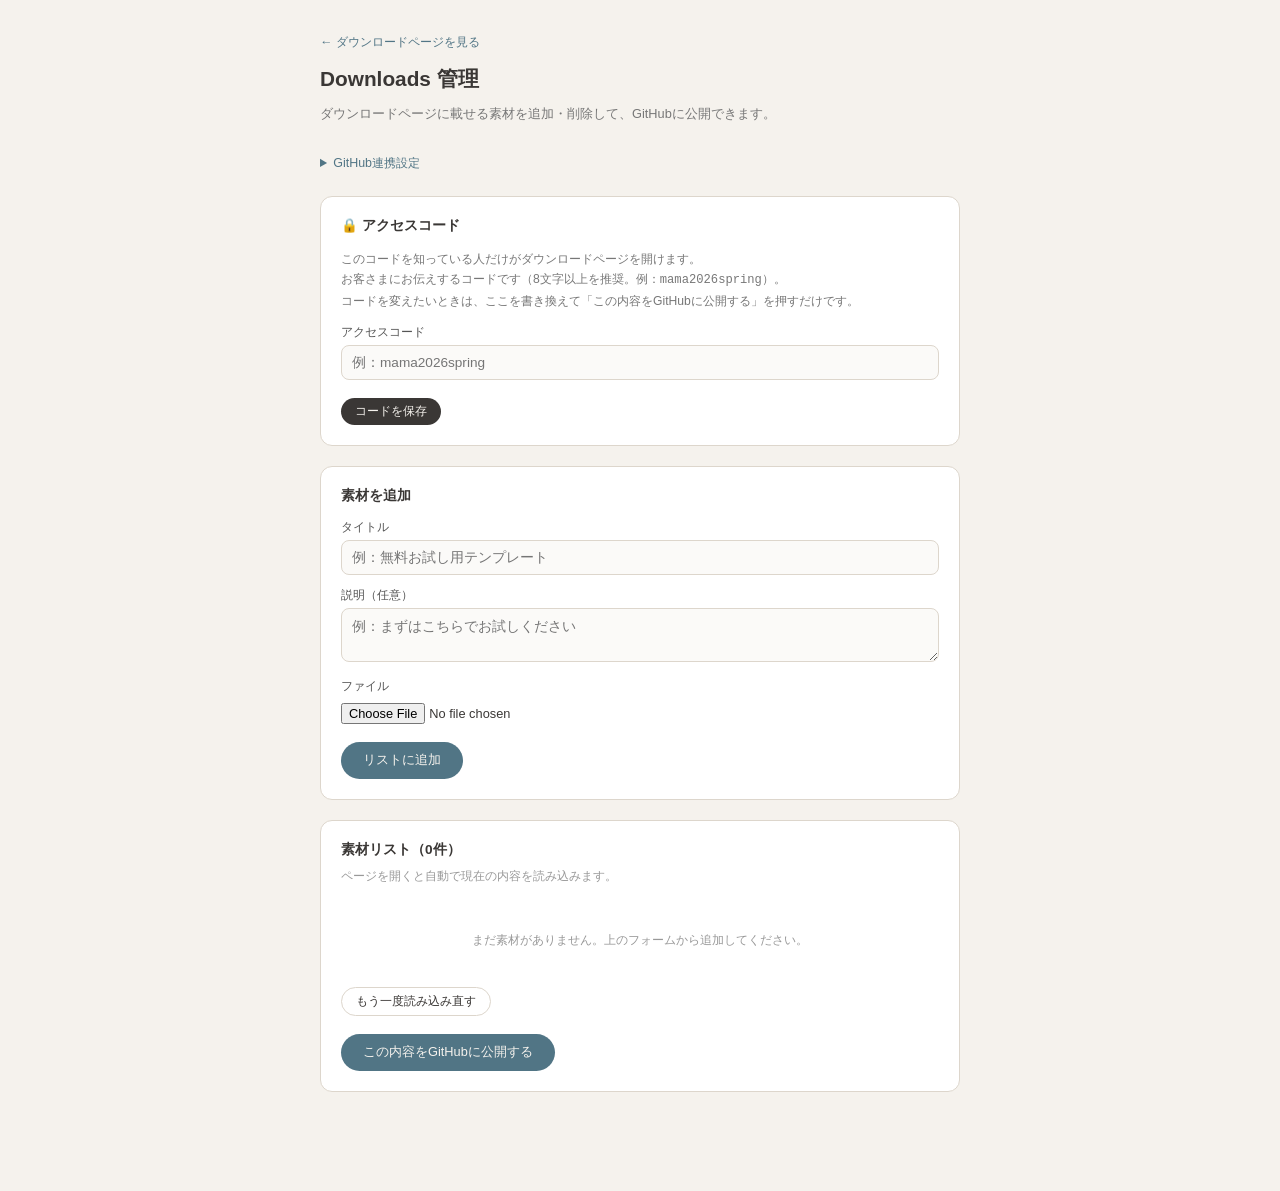
<file: downloads-admin.html>
<!DOCTYPE html>
<html lang="ja">
<head>
<meta charset="UTF-8">
<meta name="viewport" content="width=device-width, initial-scale=1.0">
<title>Downloads 管理 | mamaroku</title>
<style>
  :root {
    --cream: #f5f2ed;
    --teal-dark: #517585;
    --ink: #3a3735;
    --line: #ddd6cc;
    --ok: #4b8a5f;
    --err: #b25a52;
  }
  * { box-sizing: border-box; }
  body {
    margin: 0;
    font-family: -apple-system, 'Hiragino Sans', 'Noto Sans JP', sans-serif;
    background: var(--cream);
    color: var(--ink);
    padding: 32px 20px 80px;
  }
  .wrap { max-width: 640px; margin: 0 auto; }
  h1 { font-size: 1.3rem; margin-bottom: 4px; }
  .lead { font-size: 0.8rem; color: #777; margin-bottom: 28px; }
  a.back { font-size: 0.78rem; color: var(--teal-dark); text-decoration: none; }

  section {
    background: #fff;
    border: 1px solid var(--line);
    border-radius: 12px;
    padding: 20px;
    margin-bottom: 20px;
  }
  section h2 {
    font-size: 0.85rem;
    margin: 0 0 14px;
    display: flex;
    align-items: center;
    gap: 8px;
  }
  details.gh-settings { margin-bottom: 20px; }
  details.gh-settings summary {
    cursor: pointer;
    font-size: 0.78rem;
    color: var(--teal-dark);
    padding: 4px 0;
  }
  label { display: block; font-size: 0.76rem; color: #555; margin: 12px 0 4px; }
  label:first-child { margin-top: 0; }
  input[type=text], input[type=password], textarea {
    width: 100%;
    padding: 9px 10px;
    font-size: 0.85rem;
    border: 1px solid var(--line);
    border-radius: 8px;
    font-family: inherit;
    background: #fbfaf8;
  }
  textarea { resize: vertical; min-height: 54px; }
  input[type=file] { font-size: 0.8rem; margin-top: 4px; }

  .btn {
    display: inline-block;
    border: none;
    border-radius: 999px;
    padding: 10px 22px;
    font-size: 0.8rem;
    cursor: pointer;
    background: var(--ink);
    color: var(--cream);
  }
  .btn:disabled { opacity: 0.4; cursor: not-allowed; }
  .btn.primary { background: var(--teal-dark); }
  .btn.small { padding: 6px 14px; font-size: 0.72rem; }
  .btn.danger { background: var(--err); }
  .btn.ghost { background: none; border: 1px solid var(--line); color: var(--ink); }

  .status { font-size: 0.75rem; margin-top: 8px; min-height: 1.2em; }
  .status.ok { color: var(--ok); }
  .status.err { color: var(--err); }

  .item-list { display: flex; flex-direction: column; gap: 10px; margin-top: 16px; }
  .item-card {
    display: flex;
    gap: 12px;
    align-items: center;
    border: 1px solid var(--line);
    border-radius: 10px;
    padding: 10px;
  }
  .item-card .thumb {
    width: 52px; height: 52px; flex-shrink: 0;
    border-radius: 6px;
    background: var(--cream);
    display: flex; align-items: center; justify-content: center;
    overflow: hidden;
    font-size: 0.65rem;
    color: #999;
    text-align: center;
  }
  .item-card .thumb img { max-width: 100%; max-height: 100%; object-fit: contain; }
  .item-card .meta { flex: 1; min-width: 0; }
  .item-card .meta .title { font-size: 0.82rem; font-weight: bold; }
  .item-card .meta .desc { font-size: 0.72rem; color: #777; margin-top: 2px; }
  .item-card .meta .size { font-size: 0.68rem; color: #aaa; margin-top: 2px; }
  .item-card .actions { display: flex; gap: 6px; flex-shrink: 0; }

  .empty { font-size: 0.78rem; color: #999; text-align: center; padding: 20px 0; }
  .footer-actions { display: flex; gap: 10px; align-items: center; margin-top: 18px; }
  .total-size { font-size: 0.72rem; color: #999; margin-left: auto; }
</style>
</head>
<body>
<div class="wrap">
  <a class="back" href="downloads.html">← ダウンロードページを見る</a>
  <h1 style="margin-top:14px;">Downloads 管理</h1>
  <p class="lead">ダウンロードページに載せる素材を追加・削除して、GitHubに公開できます。</p>

  <details class="gh-settings">
    <summary>GitHub連携設定</summary>
    <div style="margin-top:12px;">
      <label>Personal Access Token（illust-sticker管理画面と共通）</label>
      <input type="password" id="gh-token" placeholder="ghp_...">
      <label>リポジトリ（owner/repo）</label>
      <input type="text" id="gh-repo" placeholder="mamaroku/mamaroku">
      <label>保存先ファイル名</label>
      <input type="text" id="gh-filepath" placeholder="downloads.json">
      <div class="footer-actions">
        <button class="btn small" id="gh-save">設定を保存</button>
        <span class="status" id="gh-save-status"></span>
      </div>
    </div>
  </details>

  <section>
    <h2>🔒 アクセスコード</h2>
    <p style="font-size:0.76rem;color:#777;line-height:1.7;margin:0 0 6px;">
      このコードを知っている人だけがダウンロードページを開けます。<br>
      お客さまにお伝えするコードです（8文字以上を推奨。例：<code>mama2026spring</code>）。<br>
      コードを変えたいときは、ここを書き換えて「この内容をGitHubに公開する」を押すだけです。
    </p>
    <label>アクセスコード</label>
    <input type="text" id="access-code" placeholder="例：mama2026spring" autocomplete="off" autocapitalize="off" spellcheck="false">
    <div class="footer-actions">
      <button class="btn small" id="code-save">コードを保存</button>
      <span class="status" id="code-save-status"></span>
    </div>
  </section>

  <section>
    <h2>素材を追加</h2>
    <label>タイトル</label>
    <input type="text" id="new-title" placeholder="例：無料お試し用テンプレート">
    <label>説明（任意）</label>
    <textarea id="new-desc" placeholder="例：まずはこちらでお試しください"></textarea>
    <label>ファイル</label>
    <input type="file" id="new-file">
    <div class="footer-actions">
      <button class="btn primary" id="add-btn">リストに追加</button>
      <span class="status" id="add-status"></span>
    </div>
  </section>

  <section>
    <h2 style="justify-content:space-between;">
      <span>素材リスト（<span id="item-count">0</span>件）</span>
    </h2>
    <p style="font-size:0.72rem;color:#999;margin:-4px 0 12px;" id="autoload-note">ページを開くと自動で現在の内容を読み込みます。</p>
    <div class="item-list" id="item-list"></div>
    <p class="empty" id="empty-msg">まだ素材がありません。上のフォームから追加してください。</p>
    <div class="footer-actions">
      <button class="btn ghost small" id="load-btn">もう一度読み込み直す</button>
      <span class="status" id="load-status"></span>
    </div>

    <div class="footer-actions">
      <button class="btn primary" id="publish-btn">この内容をGitHubに公開する</button>
      <span class="status" id="publish-status"></span>
      <span class="total-size" id="total-size"></span>
    </div>
  </section>
</div>

<script>
(function () {
  var items = []; // {id, title, desc, filename, mime, size, data}

  function $(id) { return document.getElementById(id); }

  // ---- 暗号化ヘルパー（AES-GCM + PBKDF2）----
  function b64enc(buf) {
    var b = new Uint8Array(buf), s = '';
    for (var i = 0; i < b.length; i++) s += String.fromCharCode(b[i]);
    return btoa(s);
  }
  function b64dec(str) {
    var bin = atob(str), b = new Uint8Array(bin.length);
    for (var i = 0; i < bin.length; i++) b[i] = bin.charCodeAt(i);
    return b;
  }
  async function deriveKey(code, salt) {
    var base = await crypto.subtle.importKey('raw', new TextEncoder().encode(code), 'PBKDF2', false, ['deriveKey']);
    return crypto.subtle.deriveKey(
      { name: 'PBKDF2', salt: salt, iterations: 150000, hash: 'SHA-256' },
      base, { name: 'AES-GCM', length: 256 }, false, ['encrypt', 'decrypt']);
  }
  async function encryptPayload(code, obj) {
    var salt = crypto.getRandomValues(new Uint8Array(16));
    var iv = crypto.getRandomValues(new Uint8Array(12));
    var key = await deriveKey(code, salt);
    var ct = await crypto.subtle.encrypt({ name: 'AES-GCM', iv: iv }, key,
      new TextEncoder().encode(JSON.stringify(obj)));
    return { v: 1, enc: 'aes-gcm', salt: b64enc(salt), iv: b64enc(iv), ct: b64enc(ct), updatedAt: new Date().toISOString() };
  }
  async function decryptPayload(code, env) {
    var key = await deriveKey(code, b64dec(env.salt));
    var pt = await crypto.subtle.decrypt({ name: 'AES-GCM', iv: b64dec(env.iv) }, key, b64dec(env.ct));
    return JSON.parse(new TextDecoder().decode(pt));
  }
  function getCode() { return ($('access-code').value || '').trim(); }

  function loadGhSettings() {
    $('gh-token').value = localStorage.getItem('mamaroku_gh_token') || '';
    $('gh-repo').value = localStorage.getItem('mamaroku_gh_repo') || 'mamaroku/mamaroku';
    $('gh-filepath').value = localStorage.getItem('mamaroku_dl_filepath') || 'downloads.json';
    $('access-code').value = localStorage.getItem('mamaroku_dl_access_code') || '';
  }
  loadGhSettings();

  $('code-save').onclick = function () {
    localStorage.setItem('mamaroku_dl_access_code', getCode());
    var st = $('code-save-status');
    st.className = 'status ok';
    st.textContent = getCode() ? 'コードを保存しました' : 'コードを空にしました（保護なし）';
    setTimeout(function () { st.textContent = ''; }, 2500);
  };

  $('gh-save').onclick = function () {
    localStorage.setItem('mamaroku_gh_token', $('gh-token').value.trim());
    localStorage.setItem('mamaroku_gh_repo', $('gh-repo').value.trim());
    localStorage.setItem('mamaroku_dl_filepath', $('gh-filepath').value.trim());
    var st = $('gh-save-status');
    st.className = 'status ok';
    st.textContent = '保存しました';
    setTimeout(function () { st.textContent = ''; }, 2000);
  };

  function fmtSize(bytes) {
    if (bytes < 1024) return bytes + ' B';
    if (bytes < 1024 * 1024) return (bytes / 1024).toFixed(1) + ' KB';
    return (bytes / 1024 / 1024).toFixed(2) + ' MB';
  }

  function render() {
    var list = $('item-list');
    list.innerHTML = '';
    $('item-count').textContent = items.length;
    $('empty-msg').style.display = items.length ? 'none' : 'block';
    var total = 0;
    items.forEach(function (item, idx) {
      total += item.size || 0;
      var card = document.createElement('div');
      card.className = 'item-card';
      var thumbHtml = item.mime && item.mime.indexOf('image/') === 0
        ? '<img src="' + item.data + '" alt="">'
        : (item.filename ? item.filename.split('.').pop().toUpperCase() : 'FILE');
      card.innerHTML =
        '<div class="thumb">' + thumbHtml + '</div>' +
        '<div class="meta">' +
          '<div class="title"></div>' +
          '<div class="desc"></div>' +
          '<div class="size">' + fmtSize(item.size || 0) + '</div>' +
        '</div>' +
        '<div class="actions"><button class="btn danger small">削除</button></div>';
      card.querySelector('.title').textContent = item.title;
      card.querySelector('.desc').textContent = item.desc || '';
      card.querySelector('.danger').onclick = function () {
        if (!confirm('「' + item.title + '」を削除しますか？')) return;
        items.splice(idx, 1);
        render();
      };
      list.appendChild(card);
    });
    $('total-size').textContent = items.length ? ('合計 ' + fmtSize(total)) : '';
  }

  $('add-btn').onclick = function () {
    var title = $('new-title').value.trim();
    var desc = $('new-desc').value.trim();
    var fileInput = $('new-file');
    var file = fileInput.files[0];
    var st = $('add-status');
    if (!title) { st.className = 'status err'; st.textContent = 'タイトルを入力してください'; return; }
    if (!file) { st.className = 'status err'; st.textContent = 'ファイルを選択してください'; return; }

    var reader = new FileReader();
    reader.onload = function () {
      items.push({
        id: Date.now() + Math.random(),
        title: title,
        desc: desc,
        filename: file.name,
        mime: file.type,
        size: file.size,
        data: reader.result
      });
      render();
      $('new-title').value = '';
      $('new-desc').value = '';
      fileInput.value = '';
      st.className = 'status ok';
      st.textContent = '追加しました（下の「GitHubに公開する」を押すまでは反映されません）';
      setTimeout(function () { st.textContent = ''; }, 4000);
    };
    reader.onerror = function () {
      st.className = 'status err';
      st.textContent = '読み込みに失敗しました';
    };
    reader.readAsDataURL(file);
  };

  function ghConf() {
    return {
      token: localStorage.getItem('mamaroku_gh_token'),
      repo: localStorage.getItem('mamaroku_gh_repo') || 'mamaroku/mamaroku',
      path: localStorage.getItem('mamaroku_dl_filepath') || 'downloads.json'
    };
  }

  var hasLoadedOnce = false;

  async function doLoad(silent) {
    var st = $('load-status');
    var conf = ghConf();
    if (!conf.token) {
      if (!silent) { st.className = 'status err'; st.textContent = 'トークンを設定してください'; }
      return;
    }
    st.className = 'status'; st.textContent = '読み込み中...';
    try {
      var mr = await fetch('https://api.github.com/repos/' + conf.repo + '/contents/' + conf.path, {
        headers: { Authorization: 'token ' + conf.token, Accept: 'application/vnd.github.v3+json' }
      });
      if (!mr.ok) {
        if (mr.status === 404) {
          items = [];
          hasLoadedOnce = true;
          render();
          st.className = 'status ok';
          st.textContent = 'まだファイルが存在しません（新規作成になります）';
          return;
        }
        throw new Error('HTTP ' + mr.status);
      }
      var meta = await mr.json();
      var br = await fetch('https://api.github.com/repos/' + conf.repo + '/git/blobs/' + meta.sha, {
        headers: { Authorization: 'token ' + conf.token, Accept: 'application/vnd.github.v3.raw' }
      });
      if (!br.ok) throw new Error('Blob HTTP ' + br.status);
      var data = await br.json();
      if (data && (data.enc || data.ct)) {
        var code = getCode();
        if (!code) throw new Error('暗号化されています。上の「アクセスコード」を入力してから「もう一度読み込み直す」を押してください');
        try {
          data = await decryptPayload(code, data);
        } catch (e2) {
          throw new Error('アクセスコードが違うため復号できませんでした');
        }
      }
      items = (data.items || []).map(function (it) {
        return { id: it.id, title: it.title, desc: it.desc, filename: it.filename, mime: it.mime, size: it.size, data: it.data };
      });
      hasLoadedOnce = true;
      render();
      st.className = 'status ok';
      st.textContent = '読み込み完了（' + items.length + '件）';
    } catch (e) {
      st.className = silent ? 'status' : 'status err';
      st.textContent = silent
        ? '自動読み込みできませんでした（アクセスコードを確認して「もう一度読み込み直す」を押してください）'
        : 'エラー: ' + e.message;
    }
  }

  $('load-btn').onclick = function () { doLoad(false); };

  $('publish-btn').onclick = async function () {
    var st = $('publish-status');
    if (!hasLoadedOnce && items.length === 0) {
      if (!confirm('現在の内容をまだ読み込んでいません。このまま公開すると、既存の素材がすべて消えて空の状態で公開される可能性があります。\n\n本当に続けますか？')) {
        return;
      }
    }
    var conf = ghConf();
    if (!conf.token) { st.className = 'status err'; st.textContent = 'トークンを設定してください'; return; }
    var code = getCode();
    if (code && !(window.crypto && crypto.subtle)) {
      st.className = 'status err';
      st.textContent = '暗号化機能が使えません。この管理画面を Safari か Chrome の最新版で開いてください';
      return;
    }
    var fileObj;
    if (code) {
      st.className = 'status'; st.textContent = '暗号化して公開中...';
      fileObj = await encryptPayload(code, { items: items });
    } else {
      if (!confirm('アクセスコードが未設定です。\nURLを知っていれば誰でも見られる状態で公開します。よろしいですか？')) {
        st.textContent = ''; return;
      }
      st.className = 'status'; st.textContent = '公開中...';
      fileObj = { updatedAt: new Date().toISOString(), items: items };
    }
    // 次回の管理作業のためにコードも記憶しておく
    localStorage.setItem('mamaroku_dl_access_code', code);
    try {
      var jsonStr = JSON.stringify(fileObj, null, 2);
      var url = 'https://api.github.com/repos/' + conf.repo + '/contents/' + conf.path;
      var headers = { Authorization: 'token ' + conf.token, Accept: 'application/vnd.github.v3+json', 'Content-Type': 'application/json' };
      var sha;
      try {
        var r = await fetch(url, { headers: headers });
        if (r.ok) { var d = await r.json(); sha = d.sha; }
      } catch (e) {}
      var content = btoa(unescape(encodeURIComponent(jsonStr)));
      var body = { message: 'Update downloads.json', content: content };
      if (sha) body.sha = sha;
      var res = await fetch(url, { method: 'PUT', headers: headers, body: JSON.stringify(body) });
      if (!res.ok) {
        var err = await res.json().catch(function () { return {}; });
        throw new Error('HTTP ' + res.status + ': ' + (err.message || '不明なエラー'));
      }
      st.className = 'status ok';
      st.textContent = '公開しました ✓（数分後にサイトへ反映されます）';
    } catch (e) {
      st.className = 'status err';
      st.textContent = 'エラー: ' + e.message;
    }
  };

  render();
  doLoad(true);
})();
</script>
</body>
</html>
</file>
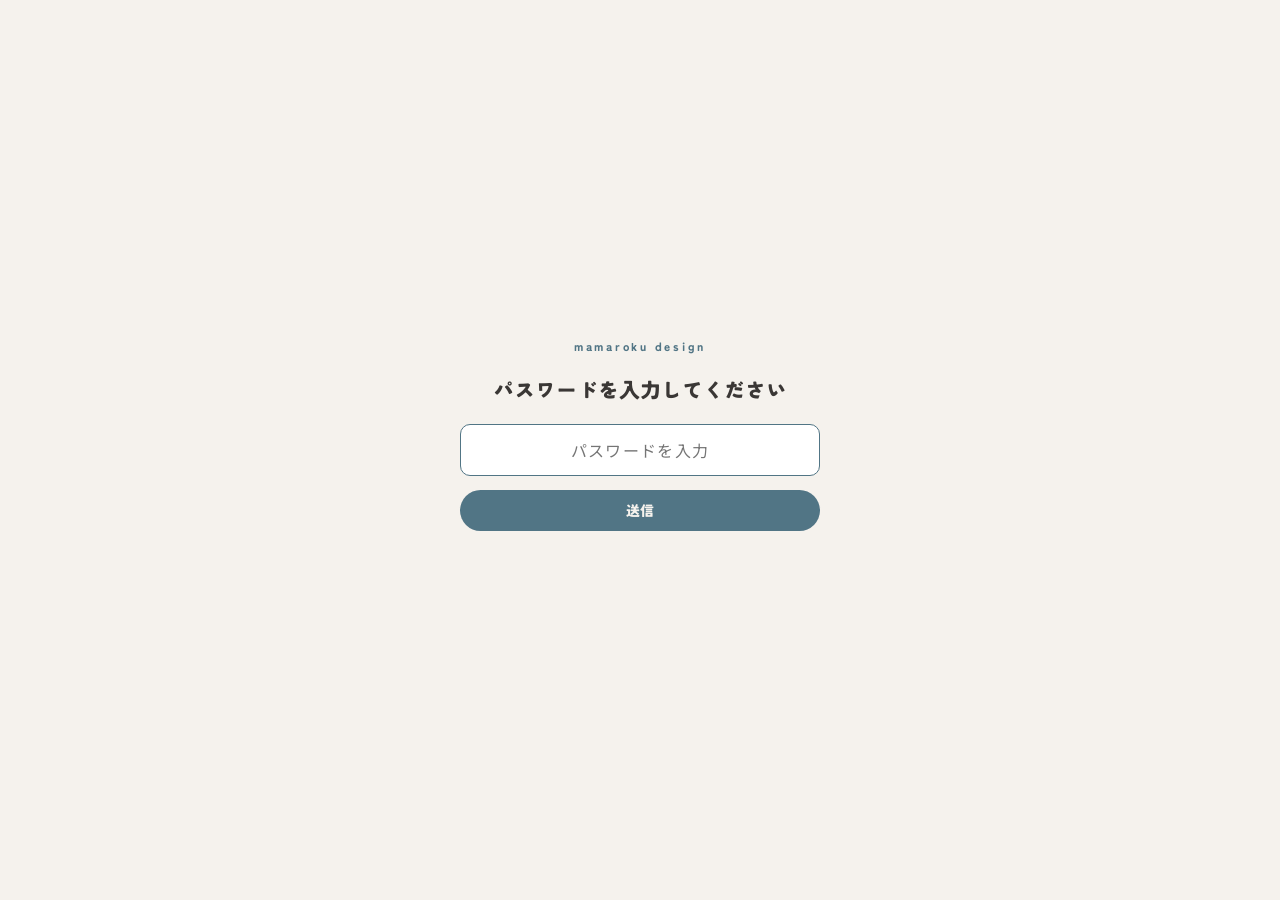
<file: downloads.html>
<!DOCTYPE html>
<html lang="ja">
<head>
  <meta charset="UTF-8">
  <meta name="viewport" content="width=device-width, initial-scale=1.0">
  <title>Downloads | mamaroku design</title>
  <meta name="description" content="mamarokuの無料素材・お試しテンプレートのダウンロードページです。">
  <script async src="https://www.googletagmanager.com/gtag/js?id=G-QBYGZ9TTWS"></script>
  <script>
  window.dataLayer = window.dataLayer || [];
  function gtag(){dataLayer.push(arguments);}
  gtag('js', new Date());
  gtag('config', 'G-QBYGZ9TTWS');
  </script>
  <link rel="preconnect" href="https://fonts.googleapis.com">
  <link rel="preconnect" href="https://fonts.gstatic.com" crossorigin>
  <link href="https://fonts.googleapis.com/css2?family=Noto+Sans+JP:wght@300;400;500;700;900&display=swap" rel="stylesheet">
  <style>
    @font-face {
      font-family: 'Tsunagi Gothic Black';
      src: url('fonts/TsunagiGothic.ttf') format('truetype');
      font-weight: normal;
      font-display: swap;
    }

    *, *::before, *::after { box-sizing: border-box; margin: 0; padding: 0; }

    :root {
      --cream: #f5f2ed;
      --teal-dark: #517585;
      --teal-mid: #92aab7;
      --yellow: #e2da2a;
      --ink: #3a3735;
    }

    body {
      font-family: 'Tsunagi Gothic Black', 'Noto Sans JP', sans-serif;
      color: var(--ink);
      background: var(--cream);
      -webkit-font-smoothing: antialiased;
    }

    a { color: inherit; }
    img { max-width: 100%; display: block; }

    .dl-wrap {
      max-width: 760px;
      margin: 0 auto;
      padding: 56px 24px 100px;
    }

    .back-link {
      display: inline-block;
      text-decoration: none;
      font-size: 0.78rem;
      color: var(--teal-dark);
      margin-bottom: 32px;
      transition: opacity 0.2s;
    }
    .back-link:hover { opacity: 0.6; }

    .dl-header { text-align: center; margin-bottom: 48px; }

    .dl-title {
      font-size: 2.2rem;
      letter-spacing: 0.02em;
    }

    .dl-sub {
      margin-top: 10px;
      font-size: 0.85rem;
      color: #6b6b6b;
      font-family: 'Noto Sans JP', sans-serif;
    }

    .dl-notice {
      margin: 0 auto 40px;
      max-width: 520px;
      background: #fdf6d8;
      border: 1px solid #e8dd9a;
      color: #7a6a1f;
      font-size: 0.76rem;
      line-height: 1.7;
      border-radius: 10px;
      padding: 14px 18px;
      text-align: center;
      font-family: 'Noto Sans JP', sans-serif;
    }

    .dl-grid {
      display: grid;
      grid-template-columns: repeat(auto-fill, minmax(210px, 1fr));
      gap: 20px;
    }

    .dl-card {
      background: var(--teal-dark);
      color: var(--cream);
      border-radius: 16px;
      padding: 28px 20px 22px;
      text-align: center;
      display: flex;
      flex-direction: column;
      align-items: center;
    }

    .dl-card .thumb {
      width: 100%;
      height: 110px;
      display: flex;
      align-items: center;
      justify-content: center;
      margin-bottom: 18px;
    }

    .dl-card .thumb img {
      max-width: 130px;
      max-height: 100px;
      width: auto;
      object-fit: contain;
    }

    .dl-card h3 {
      font-size: 0.92rem;
      margin-bottom: 6px;
    }

    .dl-card p {
      font-size: 0.7rem;
      line-height: 1.6;
      opacity: 0.75;
      margin-bottom: 18px;
      font-family: 'Noto Sans JP', sans-serif;
    }

    .dl-btn {
      display: inline-block;
      background: var(--ink);
      color: var(--cream);
      text-decoration: none;
      font-size: 0.76rem;
      letter-spacing: 0.05em;
      padding: 10px 24px;
      border-radius: 999px;
      transition: opacity 0.2s;
    }
    .dl-btn:hover { opacity: 0.85; }

    footer {
      text-align: center;
      padding: 32px 16px 48px;
      font-size: 0.72rem;
      color: #8a8a8a;
      font-family: 'Noto Sans JP', sans-serif;
    }

    @media (max-width: 480px) {
      .dl-title { font-size: 1.7rem; }
      .dl-grid { grid-template-columns: repeat(auto-fill, minmax(150px, 1fr)); }
    }

    /* パスワード入力画面 */
    .gate {
      position: fixed;
      inset: 0;
      background: var(--cream);
      z-index: 100;
      display: none;
      align-items: center;
      justify-content: center;
      padding: 24px;
    }
    .gate-box { width: 100%; max-width: 360px; text-align: center; }
    .gate-logo {
      font-size: 0.78rem;
      letter-spacing: 0.22em;
      color: var(--teal-dark);
      margin-bottom: 28px;
    }
    .gate-title { font-size: 1.3rem; margin-bottom: 24px; }
    .gate-input {
      width: 100%;
      padding: 13px 14px;
      font-size: 1rem;
      border: 1px solid var(--teal-mid);
      border-radius: 10px;
      background: #fff;
      text-align: center;
      letter-spacing: 0.08em;
      font-family: 'Noto Sans JP', sans-serif;
    }
    .gate-input:focus { outline: none; border-color: var(--teal-dark); }
    .gate-btn {
      width: 100%;
      margin-top: 14px;
      padding: 13px;
      border: none;
      border-radius: 999px;
      background: var(--teal-dark);
      color: var(--cream);
      font-size: 0.9rem;
      cursor: pointer;
      font-family: inherit;
      transition: opacity 0.2s;
    }
    .gate-btn:hover { opacity: 0.88; }
    .gate-err {
      font-size: 0.76rem;
      color: #b25a52;
      margin-top: 14px;
      min-height: 1.2em;
      font-family: 'Noto Sans JP', sans-serif;
    }
  </style>
</head>
<body>

  <div class="gate" id="gate">
    <div class="gate-box">
      <div class="gate-logo">mamaroku design</div>
      <h2 class="gate-title">パスワードを入力してください</h2>
      <input type="text" id="gate-input" class="gate-input" placeholder="パスワードを入力" autocomplete="off" autocapitalize="off" autocorrect="off" spellcheck="false">
      <button class="gate-btn" id="gate-btn">送信</button>
      <p class="gate-err" id="gate-err"></p>
    </div>
  </div>

  <div class="dl-wrap">
    <a class="back-link" href="index.html">← mamarokuのサイトへ戻る</a>

    <div class="dl-header">
      <h1 class="dl-title">Downloads</h1>
      <p class="dl-sub">無料でお使いいただける素材・お試しテンプレートです</p>
    </div>

    <p class="dl-notice" id="dl-status" style="display:none;"></p>

    <div class="dl-grid" id="dl-grid"></div>
  </div>

  <footer>
    <p>© mamaroku design</p>
  </footer>

  <script>
    (function () {
      var grid = document.getElementById('dl-grid');
      var statusEl = document.getElementById('dl-status');
      var wrap = document.querySelector('.dl-wrap');
      var gate = document.getElementById('gate');
      var gateInput = document.getElementById('gate-input');
      var gateBtn = document.getElementById('gate-btn');
      var gateErr = document.getElementById('gate-err');
      var SS_KEY = 'mamaroku_dl_code';
      var envelope = null;

      // ---- 暗号化ヘルパー（AES-GCM + PBKDF2）----
      function b64dec(str) {
        var bin = atob(str), b = new Uint8Array(bin.length);
        for (var i = 0; i < bin.length; i++) b[i] = bin.charCodeAt(i);
        return b;
      }
      async function deriveKey(code, salt) {
        var base = await crypto.subtle.importKey('raw', new TextEncoder().encode(code), 'PBKDF2', false, ['deriveKey']);
        return crypto.subtle.deriveKey(
          { name: 'PBKDF2', salt: salt, iterations: 150000, hash: 'SHA-256' },
          base, { name: 'AES-GCM', length: 256 }, false, ['decrypt']);
      }
      async function decryptPayload(code, env) {
        var key = await deriveKey(code, b64dec(env.salt));
        var pt = await crypto.subtle.decrypt({ name: 'AES-GCM', iv: b64dec(env.iv) }, key, b64dec(env.ct));
        return JSON.parse(new TextDecoder().decode(pt));
      }

      function showStatus(msg) {
        statusEl.textContent = msg;
        statusEl.style.display = 'block';
      }

      function esc(s) {
        return String(s || '').replace(/&/g, '&amp;').replace(/</g, '&lt;').replace(/>/g, '&gt;');
      }

      // data: URIをBlobに変換（Safariはdata:URIへのdownload属性を無視することがあるため）
      function dataUrlToBlob(dataUrl) {
        var parts = dataUrl.split(',');
        var mimeMatch = parts[0].match(/:(.*?);/);
        var mime = mimeMatch ? mimeMatch[1] : '';
        var bin = atob(parts[1]);
        var bytes = new Uint8Array(bin.length);
        for (var i = 0; i < bin.length; i++) bytes[i] = bin.charCodeAt(i);
        return new Blob([bytes], { type: mime });
      }
      function dataUrlToBlobUrl(dataUrl) {
        return URL.createObjectURL(dataUrlToBlob(dataUrl));
      }

      // iPhone・iPadのSafariは <a download> だと「ダウンロードしますか？」と聞くだけで、
      // 保存先は"ファイル"アプリになり、写真アプリやGoodNotesへ直接は渡せない。
      // タッチ端末では共有シートを開いて「画像を保存」「Goodnotesで開く」を選べるようにする。
      // 共有シートはhttpsでしか使えないので、使えない環境では従来のダウンロードのまま。
      // （photocut studio の保存ボタンと同じ仕組み）
      var canShareFiles = navigator.maxTouchPoints > 0 && !!navigator.canShare && !!navigator.share;
      function shareFile(dataUrl, filename, fallbackHref) {
        var file;
        try {
          file = new File([dataUrlToBlob(dataUrl)], filename || 'mamaroku.png', { type: dataUrlToBlob(dataUrl).type });
        } catch (e) { return false; }
        if (!navigator.canShare({ files: [file] })) return false;
        navigator.share({ files: [file] })["catch"](function (err) {
          // 共有シートを閉じただけ（AbortError）なら何もしない
          if (err && err.name === 'AbortError') return;
          if (fallbackHref) window.location.href = fallbackHref;
        });
        return true;
      }

      function render(data) {
        grid.innerHTML = '';
        var items = data.items || [];
        if (!items.length) {
          showStatus('現在ダウンロードできる素材はありません。');
          return;
        }
        items.forEach(function (item) {
          var card = document.createElement('div');
          card.className = 'dl-card';
          var thumbHtml = item.mime && item.mime.indexOf('image/') === 0
            ? '<img src="' + item.data + '" alt="">'
            : '<span style="font-size:0.7rem;opacity:0.7;">' + esc((item.filename || '').split('.').pop().toUpperCase()) + '</span>';
          card.innerHTML =
            '<div class="thumb">' + thumbHtml + '</div>' +
            '<h3></h3>' +
            '<p></p>' +
            '<a class="dl-btn" download></a>';
          card.querySelector('h3').textContent = item.title || '';
          card.querySelector('p').textContent = item.desc || '';
          var a = card.querySelector('a');
          a.href = dataUrlToBlobUrl(item.data);
          a.download = item.filename || '';
          a.textContent = 'ダウンロード';
          a.addEventListener('click', function (ev) {
            if (window.gtag) {
              gtag('event', 'download_click', { item_title: item.title || '', item_filename: item.filename || '' });
            }
            if (!canShareFiles) return;   // Macは今までどおりダウンロード
            if (shareFile(item.data, item.filename, a.href)) ev.preventDefault();
          });
          grid.appendChild(card);
        });
      }

      function unlock(data) {
        gate.style.display = 'none';
        wrap.style.display = '';
        render(data);
      }

      // どこで止まっているかを知るための計測。
      //   downloads_gate_shown … パスワード画面が出た（＝分母）
      //   downloads_unlock      … 通過した（input=自分で入力／session=同じ端末での再訪）
      //   downloads_unlock_fail … パスワードが違った
      // これと download_click を並べると、「入れずに帰った」のか「見るだけだった」のかが分かる。
      function track(name, params) {
        if (typeof gtag === 'function') gtag('event', name, params || {});
      }

      function showGate() {
        wrap.style.display = 'none';
        gate.style.display = 'flex';
        track('downloads_gate_shown');
        setTimeout(function () { gateInput.focus(); }, 50);
      }

      async function tryCode(code, fromSession) {
        try {
          var data = await decryptPayload(code, envelope);
          sessionStorage.setItem(SS_KEY, code);
          track('downloads_unlock', { method: fromSession ? 'session' : 'input' });
          unlock(data);
          return true;
        } catch (e) {
          sessionStorage.removeItem(SS_KEY);
          if (!fromSession) {
            gateErr.textContent = 'パスワードが正しくありません。もう一度ご確認ください。';
            track('downloads_unlock_fail');
          }
          return false;
        }
      }

      gateBtn.onclick = function () {
        var code = gateInput.value.trim();
        if (!code) { gateErr.textContent = 'パスワードを入力してください。'; return; }
        gateErr.textContent = '確認中...';
        tryCode(code, false);
      };
      gateInput.addEventListener('keydown', function (e) {
        if (e.key === 'Enter') { e.preventDefault(); gateBtn.onclick(); }
      });

      fetch('downloads.json', { cache: 'no-store' })
        .then(function (res) {
          if (!res.ok) throw new Error('not found');
          return res.json();
        })
        .then(function (data) {
          if (data && (data.enc || data.ct)) {
            // 暗号化されている → コード入力が必要
            if (!(window.crypto && crypto.subtle)) {
              showStatus('このブラウザでは表示できません。Safari か Chrome の最新版でお試しください。');
              return;
            }
            envelope = data;
            var saved = sessionStorage.getItem(SS_KEY);
            if (saved) {
              tryCode(saved, true).then(function (ok) { if (!ok) showGate(); });
            } else {
              showGate();
            }
          } else {
            // 未暗号化（従来形式）→ そのまま表示
            render(data);
          }
        })
        .catch(function () {
          showStatus('素材の読み込みを準備中です。しばらくしてからもう一度お試しください。');
        });
    })();
  </script>

</body>
</html>
</file>
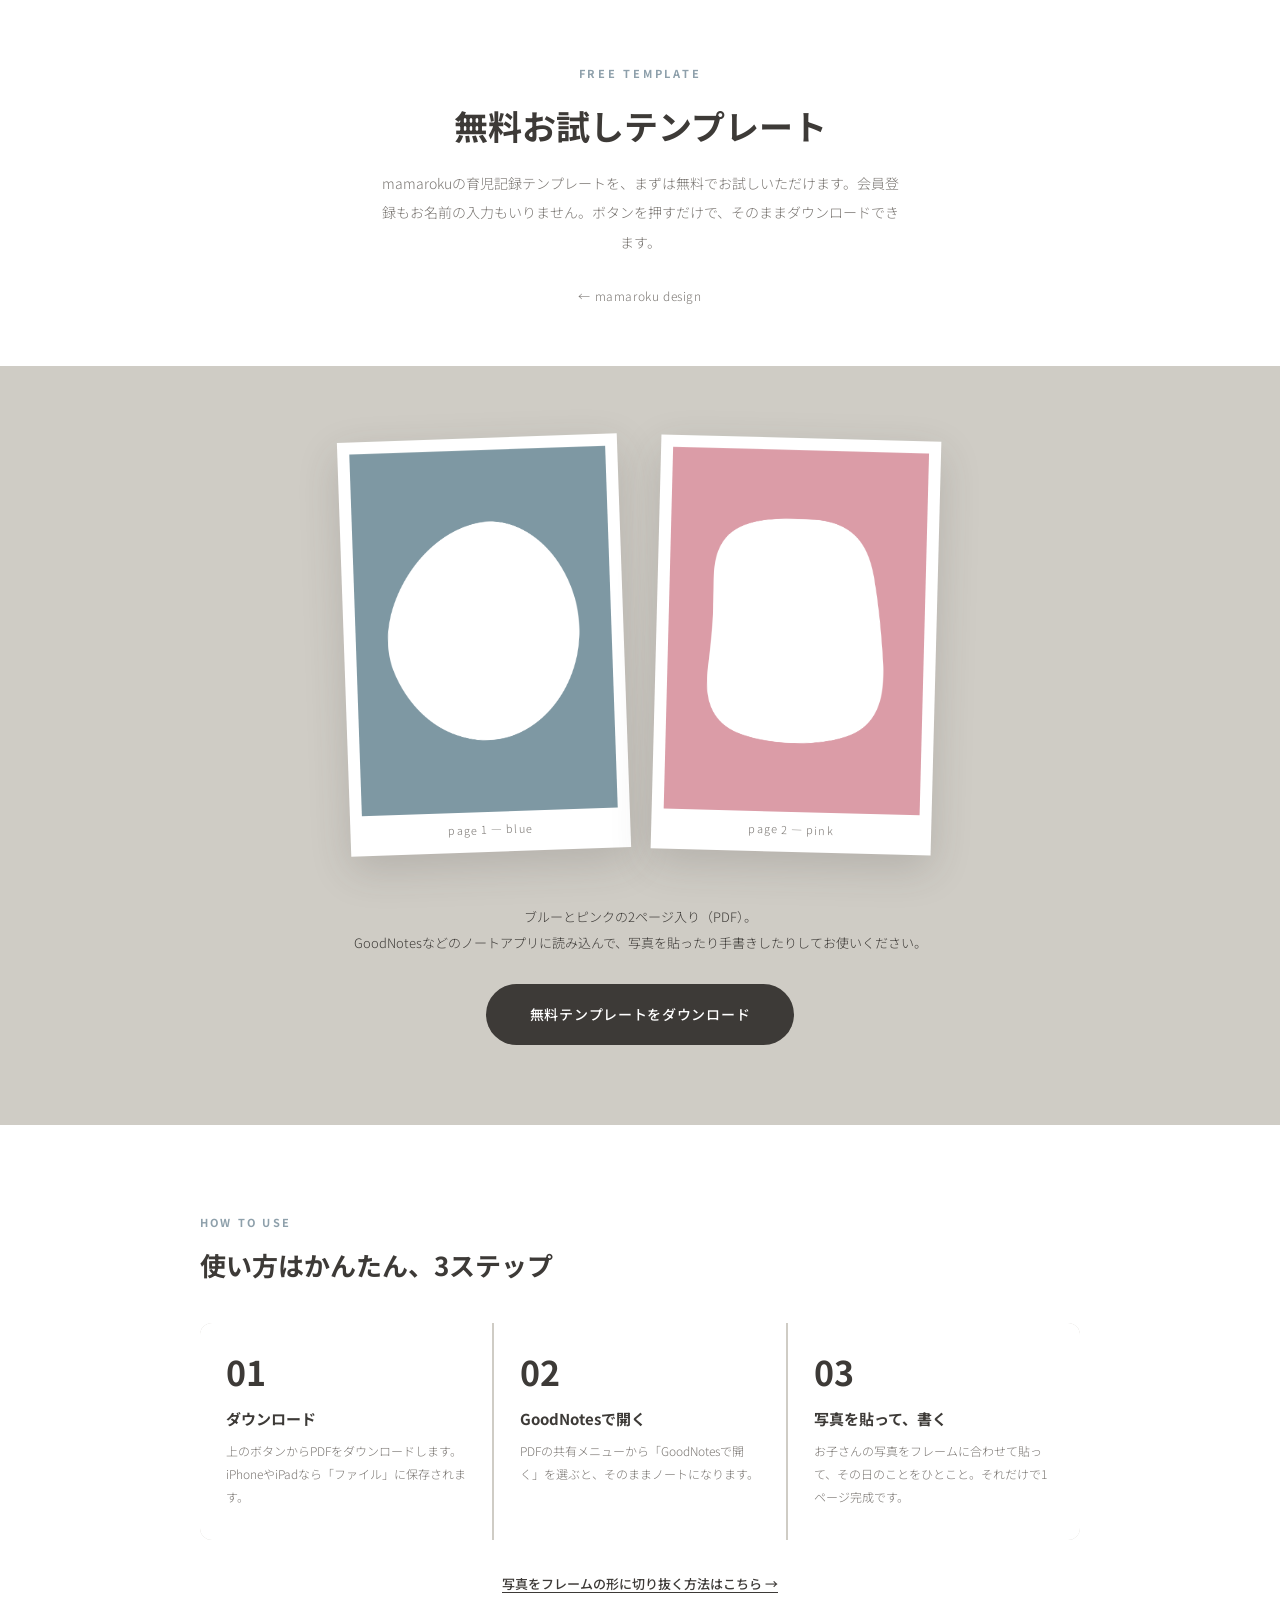
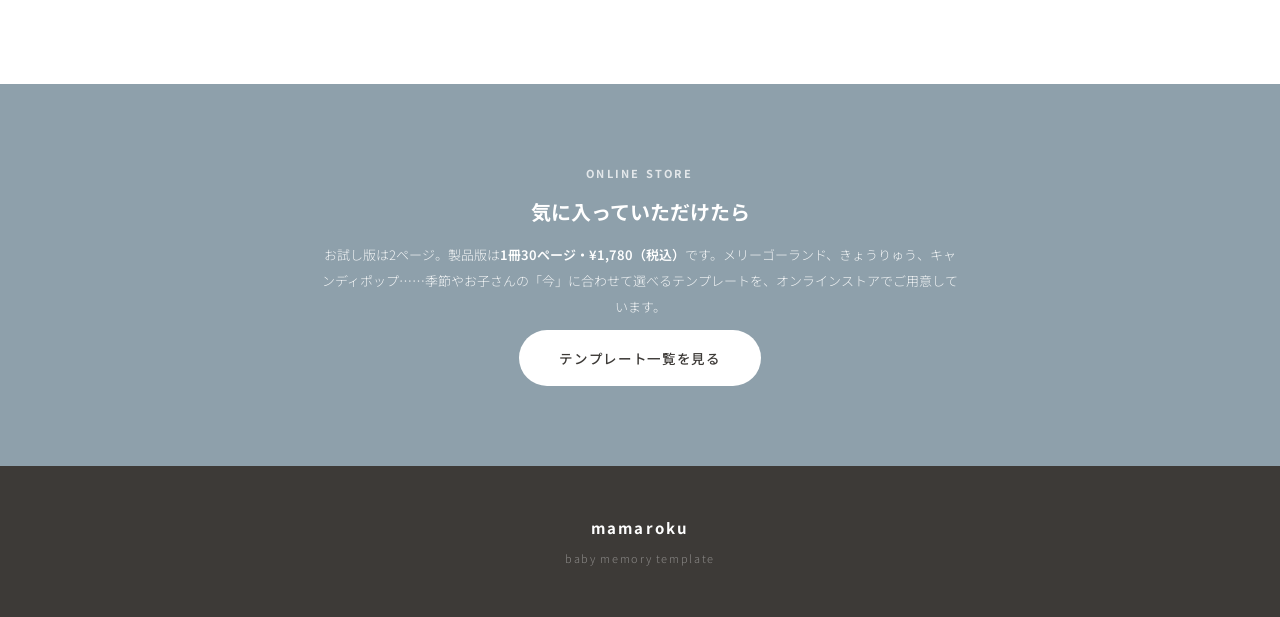
<file: free.html>
<!DOCTYPE html>
<html lang="ja">
<head>
<meta charset="UTF-8">
<meta name="viewport" content="width=device-width, initial-scale=1.0">
<title>無料お試しテンプレート | mamaroku</title>
<meta name="description" content="mamarokuの育児記録テンプレートを無料でお試しいただけます。会員登録・入力は一切不要、そのままダウンロードしてGoodNotesでお使いください。">
<script async src="https://www.googletagmanager.com/gtag/js?id=G-QBYGZ9TTWS"></script>
<script>
window.dataLayer = window.dataLayer || [];
function gtag(){dataLayer.push(arguments);}
gtag('js', new Date());
gtag('config', 'G-QBYGZ9TTWS');
</script>
<style>
  @import url('https://fonts.googleapis.com/css2?family=Noto+Sans+JP:wght@300;400;500;700;900&display=swap');

  :root {
    --bg:      #FFFFFF;
    --taupe:   #CFCCC5;
    --accent:  #8EA0AB;
    --dark:    #3D3A37;
    --mid:     #7A7672;
    --white:   #FFFFFF;
    --radius:  12px;
  }

  *, *::before, *::after { box-sizing: border-box; margin: 0; padding: 0; }
  html { scroll-behavior: smooth; }
  body {
    background: var(--bg);
    color: var(--dark);
    font-family: 'Noto Sans JP', sans-serif;
    font-weight: 300;
    line-height: 1.8;
  }

  /* ===== HERO ===== */
  .hero {
    background: var(--white);
    text-align: center;
    padding: 64px 24px 56px;
  }

  .hero__label {
    font-size: 11px;
    letter-spacing: 0.25em;
    color: var(--accent);
    text-transform: uppercase;
    font-weight: 700;
    margin-bottom: 16px;
  }

  .hero__title {
    font-size: clamp(24px, 4vw, 34px);
    font-weight: 700;
    line-height: 1.5;
    margin-bottom: 18px;
  }

  .hero__lead {
    font-size: 14px;
    color: var(--mid);
    max-width: 520px;
    margin: 0 auto;
    line-height: 2.1;
  }

  .hero__nav {
    display: flex;
    justify-content: center;
    gap: 28px;
    padding-top: 28px;
    flex-wrap: wrap;
  }

  .hero__nav-link {
    font-size: 12px;
    letter-spacing: 0.05em;
    color: var(--mid);
    text-decoration: none;
    border-bottom: 1px solid transparent;
    padding-bottom: 2px;
    transition: color 0.2s, border-color 0.2s;
  }

  .hero__nav-link:hover { color: var(--dark); border-color: var(--dark); }

  /* ===== PREVIEW + DOWNLOAD ===== */
  .dl-section {
    background: var(--taupe);
    padding: 72px 24px 80px;
  }

  .dl-section__inner {
    max-width: 880px;
    margin: 0 auto;
    text-align: center;
  }

  .preview-grid {
    display: flex;
    justify-content: center;
    gap: 32px;
    flex-wrap: wrap;
    margin-bottom: 52px;
  }

  .preview-card {
    background: var(--white);
    padding: 12px 12px 40px;
    box-shadow: 0 14px 40px rgba(61,58,55,0.18);
    width: min(280px, 70vw);
    position: relative;
  }

  .preview-card:nth-child(1) { transform: rotate(-2deg); }
  .preview-card:nth-child(2) { transform: rotate(1.5deg); }

  .preview-card img {
    width: 100%;
    height: auto;
    display: block;
  }

  .preview-card__caption {
    position: absolute;
    left: 0;
    right: 0;
    bottom: 12px;
    font-size: 11px;
    letter-spacing: 0.1em;
    color: var(--mid);
  }

  .dl-note {
    font-size: 13px;
    color: var(--dark);
    margin-bottom: 28px;
    line-height: 2;
  }

  .btn-dl {
    display: inline-block;
    background: var(--dark);
    color: var(--white);
    text-decoration: none;
    font-size: 14px;
    font-weight: 500;
    letter-spacing: 0.05em;
    padding: 18px 44px;
    border-radius: 999px;
    transition: opacity 0.2s, scale 0.3s cubic-bezier(0.34, 1.56, 0.64, 1);
  }

  .btn-dl:hover { opacity: 0.85; }
  .btn-dl:active { scale: 0.96; }

  /* ===== HOW TO ===== */
  .howto {
    background: var(--white);
    padding: 88px 24px;
  }

  .howto__inner {
    max-width: 880px;
    margin: 0 auto;
  }

  .section__label {
    font-size: 11px;
    letter-spacing: 0.2em;
    color: var(--accent);
    text-transform: uppercase;
    font-weight: 700;
    margin-bottom: 14px;
  }

  .section__title {
    font-size: clamp(20px, 3vw, 26px);
    font-weight: 700;
    line-height: 1.4;
    margin-bottom: 14px;
    color: var(--dark);
  }

  .steps-row {
    display: grid;
    grid-template-columns: repeat(3, 1fr);
    gap: 2px;
    margin-top: 40px;
    background: var(--taupe);
    border-radius: var(--radius);
    overflow: hidden;
  }

  .step-card {
    background: var(--white);
    padding: 32px 26px;
  }

  .step-card__num {
    font-size: 34px;
    font-weight: 700;
    color: var(--dark);
    line-height: 1;
    margin-bottom: 16px;
  }

  .step-card__title {
    font-size: 15px;
    font-weight: 700;
    margin-bottom: 8px;
  }

  .step-card__desc {
    font-size: 12px;
    color: var(--mid);
    line-height: 1.9;
  }

  .howto__more {
    margin-top: 32px;
    font-size: 13px;
    text-align: center;
  }

  .howto__more a {
    color: var(--dark);
    font-weight: 500;
    text-decoration: underline;
    text-underline-offset: 3px;
  }

  .howto__more a:hover { color: var(--accent); }

  /* ===== STORE CTA ===== */
  .store-cta {
    background: var(--accent);
    padding: 80px 24px;
    text-align: center;
  }

  .store-cta__inner { max-width: 640px; margin: 0 auto; }

  .store-cta__label {
    font-size: 11px;
    letter-spacing: 0.2em;
    color: rgba(255,255,255,0.75);
    text-transform: uppercase;
    font-weight: 700;
    margin-bottom: 12px;
  }

  .store-cta__title {
    font-size: 20px;
    font-weight: 700;
    color: var(--white);
    margin-bottom: 14px;
    line-height: 1.6;
  }

  .store-cta__desc {
    font-size: 13px;
    color: rgba(255,255,255,0.88);
    line-height: 2;
    margin-bottom: 10px;
  }

  .store-cta__desc strong {
    font-weight: 600;
    color: #fff;
  }

  .store-cta__note {
    font-size: 12px;
    color: rgba(255,255,255,0.6);
    line-height: 1.9;
    margin-bottom: 32px;
  }

  .btn-store {
    display: inline-block;
    background: var(--white);
    color: var(--dark);
    text-decoration: none;
    font-size: 13.5px;
    font-weight: 500;
    letter-spacing: 0.05em;
    padding: 16px 40px;
    border-radius: 999px;
    transition: opacity 0.2s, scale 0.3s cubic-bezier(0.34, 1.56, 0.64, 1);
  }

  .btn-store:hover { opacity: 0.88; }
  .btn-store:active { scale: 0.96; }

  /* ===== FOOTER ===== */
  .footer {
    background: var(--dark);
    padding: 48px 16px;
    text-align: center;
  }

  .footer__brand {
    font-size: 15px;
    font-weight: 700;
    color: var(--white);
    letter-spacing: 0.15em;
    margin-bottom: 8px;
  }

  .footer__sub {
    font-size: 11px;
    color: rgba(255,255,255,0.4);
    letter-spacing: 0.15em;
  }

  @media (max-width: 768px) {
    .hero { padding: 48px 20px 44px; }
    .dl-section { padding: 56px 20px 64px; }
    .howto, .store-cta { padding: 60px 20px; }
    .preview-grid { gap: 20px; }
    .steps-row { grid-template-columns: 1fr; }
  }

  @media (prefers-reduced-motion: reduce) {
    html { scroll-behavior: auto; }
    .btn-dl, .btn-store { transition: none; }
  }
</style>
</head>
<body>

<!-- HERO -->
<section class="hero">
  <p class="hero__label">Free Template</p>
  <h1 class="hero__title">無料お試しテンプレート</h1>
  <p class="hero__lead">mamarokuの育児記録テンプレートを、まずは無料でお試しいただけます。会員登録もお名前の入力もいりません。ボタンを押すだけで、そのままダウンロードできます。</p>
  <div class="hero__nav">
    <a href="index.html" class="hero__nav-link">← mamaroku design</a>
  </div>
</section>

<!-- PREVIEW + DOWNLOAD -->
<section class="dl-section">
  <div class="dl-section__inner">
    <div class="preview-grid">
      <div class="preview-card">
        <img src="images/redesign/free-template-p1.png" width="1440" height="2037" alt="無料テンプレート 1ページ目（ブルー）" loading="lazy">
        <p class="preview-card__caption">page 1 — blue</p>
      </div>
      <div class="preview-card">
        <img src="images/redesign/free-template-p2.png" width="1440" height="2037" alt="無料テンプレート 2ページ目（ピンク）" loading="lazy">
        <p class="preview-card__caption">page 2 — pink</p>
      </div>
    </div>
    <p class="dl-note">ブルーとピンクの2ページ入り（PDF）。<br>GoodNotesなどのノートアプリに読み込んで、写真を貼ったり手書きしたりしてお使いください。</p>
    <a class="btn-dl" href="files/mamaroku-free-template.pdf" download="mamaroku-free-template.pdf" onclick="gtag('event','free_template_download',{file:'pdf'})">無料テンプレートをダウンロード</a>
  </div>
</section>

<!-- HOW TO -->
<section class="howto">
  <div class="howto__inner">
    <p class="section__label">How to use</p>
    <h2 class="section__title">使い方はかんたん、3ステップ</h2>
    <div class="steps-row">
      <div class="step-card">
        <div class="step-card__num">01</div>
        <div class="step-card__title">ダウンロード</div>
        <p class="step-card__desc">上のボタンからPDFをダウンロードします。iPhoneやiPadなら「ファイル」に保存されます。</p>
      </div>
      <div class="step-card">
        <div class="step-card__num">02</div>
        <div class="step-card__title">GoodNotesで開く</div>
        <p class="step-card__desc">PDFの共有メニューから「GoodNotesで開く」を選ぶと、そのままノートになります。</p>
      </div>
      <div class="step-card">
        <div class="step-card__num">03</div>
        <div class="step-card__title">写真を貼って、書く</div>
        <p class="step-card__desc">お子さんの写真をフレームに合わせて貼って、その日のことをひとこと。それだけで1ページ完成です。</p>
      </div>
    </div>
    <p class="howto__more"><a href="photocut-guide.html">写真をフレームの形に切り抜く方法はこちら →</a></p>
  </div>
</section>

<!-- STORE CTA -->
<section class="store-cta">
  <div class="store-cta__inner">
    <p class="store-cta__label">Online Store</p>
    <p class="store-cta__title">気に入っていただけたら</p>
    <p class="store-cta__desc">お試し版は2ページ。製品版は<strong>1冊30ページ・¥1,780（税込）</strong>です。メリーゴーランド、きょうりゅう、キャンディポップ……季節やお子さんの「今」に合わせて選べるテンプレートを、オンラインストアでご用意しています。</p>
    <a class="btn-store" href="https://mamaroku-design.stores.jp" target="_blank" rel="noopener">テンプレート一覧を見る</a>
  </div>
</section>

<!-- FOOTER -->
<footer class="footer">
  <div class="footer__brand">mamaroku</div>
  <div class="footer__sub">baby memory template</div>
</footer>

</body>
</html>
</file>
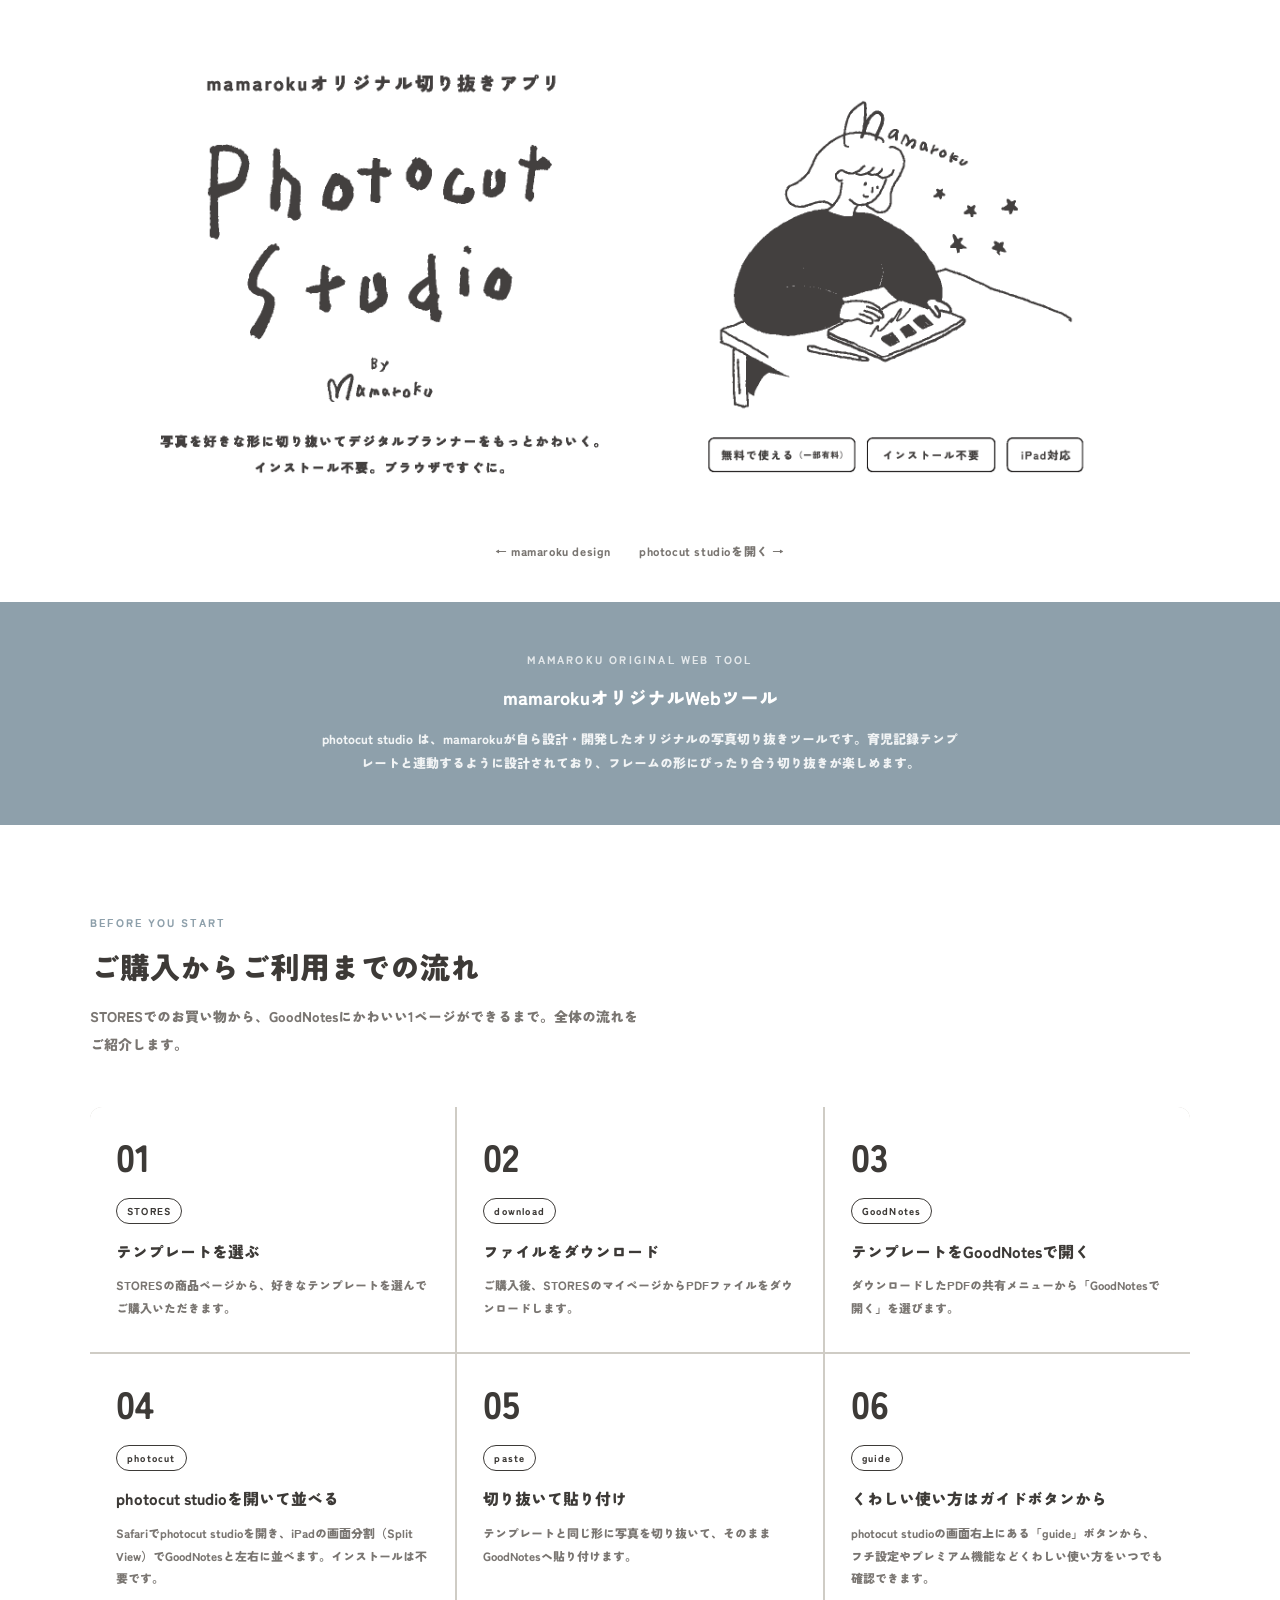
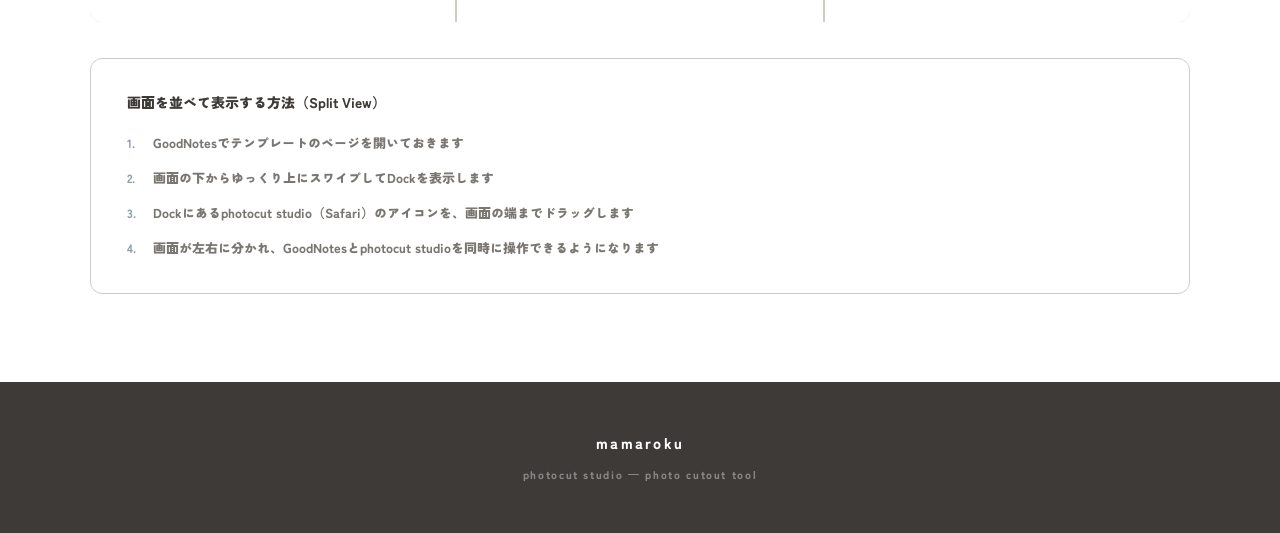
<file: photocut-guide.html>
<!DOCTYPE html>
<html lang="ja">
<head>
<meta charset="UTF-8">
<meta name="viewport" content="width=device-width, initial-scale=1.0">
<title>photocut studio — 使い方ガイド | mamaroku</title>
<script async src="https://www.googletagmanager.com/gtag/js?id=G-QBYGZ9TTWS"></script>
<script>
window.dataLayer = window.dataLayer || [];
function gtag(){dataLayer.push(arguments);}
gtag('js', new Date());
gtag('config', 'G-QBYGZ9TTWS');
</script>
<style>
  @import url('https://fonts.googleapis.com/css2?family=Noto+Sans+JP:wght@300;400;500;700;900&display=swap');

  @font-face {
    font-family: 'Tsunagi Gothic Black';
    src: url('fonts/TsunagiGothic.ttf') format('truetype');
    font-weight: normal;
    font-display: swap;
  }

  :root {
    --bg:      #FFFFFF;
    --taupe:   #CFCCC5;
    --accent:  #8EA0AB;
    --dark:    #3D3A37;
    --mid:     #7A7672;
    --white:   #FFFFFF;
    --radius:  12px;
  }

  *, *::before, *::after { box-sizing: border-box; margin: 0; padding: 0; }
  html { scroll-behavior: smooth; }
  body {
    background: var(--bg);
    color: var(--dark);
    font-family: 'Tsunagi Gothic Black', 'Noto Sans JP', sans-serif;
    font-weight: 300;
    line-height: 1.8;
  }

  /* ===== HERO（元のphotocut studioガイド画像をそのまま使用） ===== */
  .hero {
    background: var(--white);
    text-align: center;
    padding-top: 8px;
  }

  .hero__img {
    width: 100%;
    max-width: 1200px;
    margin: 0 auto;
    display: block;
  }

  .hero__nav {
    display: flex;
    justify-content: center;
    gap: 28px;
    padding: 22px 24px 36px;
    flex-wrap: wrap;
  }

  .hero__nav-link {
    font-size: 12px;
    letter-spacing: 0.05em;
    color: var(--mid);
    text-decoration: none;
    border-bottom: 1px solid transparent;
    padding-bottom: 2px;
    transition: color 0.2s, border-color 0.2s;
  }

  .hero__nav-link:hover { color: var(--dark); border-color: var(--dark); }

  /* ===== ORIGINAL BANNER ===== */
  .original-section {
    background: var(--accent);
    padding: 48px 24px;
    text-align: center;
  }

  .original-section__inner { max-width: 640px; margin: 0 auto; }

  .original-section__label {
    font-size: 11px;
    letter-spacing: 0.2em;
    color: rgba(255,255,255,0.75);
    text-transform: uppercase;
    font-weight: 700;
    margin-bottom: 12px;
  }

  .original-section__title {
    font-size: 19px;
    font-weight: 700;
    color: var(--white);
    margin-bottom: 12px;
  }

  .original-section__desc {
    font-size: 13px;
    color: rgba(255,255,255,0.88);
    line-height: 1.9;
  }

  /* ===== OVERVIEW（購入からの流れ／4ステップまとめ） ===== */
  .overview {
    background: var(--white);
    padding: 88px 24px;
  }

  .overview__inner {
    max-width: 1100px;
    margin: 0 auto;
  }

  .section__label {
    font-size: 11px;
    letter-spacing: 0.2em;
    color: var(--accent);
    text-transform: uppercase;
    font-weight: 700;
    margin-bottom: 14px;
  }

  .section__title {
    font-size: clamp(22px, 3vw, 30px);
    font-weight: 700;
    line-height: 1.4;
    margin-bottom: 14px;
    color: var(--dark);
  }

  .section__lead {
    font-size: 14px;
    color: var(--mid);
    max-width: 560px;
    line-height: 2;
  }

  .steps-row {
    display: grid;
    grid-template-columns: repeat(4, 1fr);
    gap: 2px;
    margin-top: 48px;
    background: var(--taupe);
    border-radius: var(--radius);
    overflow: hidden;
  }

  .steps-row--flow { grid-template-columns: repeat(3, 1fr); }

  .step-card {
    background: var(--white);
    padding: 32px 26px;
  }

  /* 動画/GIFの差し込み枠。ファイルが無い間はタウペの箱のまま表示される */
  .step-card__media {
    position: relative;
    aspect-ratio: 4 / 3;
    border-radius: 8px;
    overflow: hidden;
    margin-bottom: 22px;
    background: var(--taupe);
    cursor: pointer;
  }

  .step-card__media video,
  .step-card__media img {
    width: 100%;
    height: 100%;
    object-fit: cover;
    display: block;
  }

  /* タップ再生ボタン。再生中はフェードアウト */
  .step-card__play {
    position: absolute;
    inset: 0;
    display: flex;
    align-items: center;
    justify-content: center;
    background: rgba(61, 58, 55, 0.15);
    opacity: 1;
    transition: opacity 0.25s ease;
    pointer-events: none;
  }

  .step-card__play::before {
    content: "";
    position: absolute;
    width: 52px;
    height: 52px;
    border-radius: 50%;
    background: var(--white);
    box-shadow: 0 2px 8px rgba(61, 58, 55, 0.25);
  }

  .step-card__play::after {
    content: "";
    position: relative;
    z-index: 1;
    width: 0;
    height: 0;
    margin-left: 4px;
    border-style: solid;
    border-width: 11px 0 11px 18px;
    border-color: transparent transparent transparent var(--dark);
  }

  .step-card__media.is-playing .step-card__play {
    opacity: 0;
  }

  .step-card__num {
    font-size: 38px;
    font-weight: 700;
    color: var(--dark);
    line-height: 1;
    margin-bottom: 18px;
  }

  .step-card__tag {
    display: inline-block;
    border: 1.5px solid var(--dark);
    color: var(--dark);
    font-size: 10px;
    letter-spacing: 0.12em;
    padding: 3px 10px;
    border-radius: 100px;
    margin-bottom: 14px;
    font-weight: 700;
  }

  .step-card__title {
    font-size: 16px;
    font-weight: 700;
    margin-bottom: 8px;
  }

  .step-card__desc {
    font-size: 12px;
    color: var(--mid);
    line-height: 1.9;
  }

  .flow-tip {
    margin-top: 36px;
    background: var(--white);
    border: 1px solid var(--taupe);
    border-radius: var(--radius);
    padding: 32px 36px;
  }

  .flow-tip__title {
    font-size: 14px;
    font-weight: 700;
    margin-bottom: 16px;
  }

  .flow-tip__list {
    list-style: none;
    display: flex;
    flex-direction: column;
    gap: 10px;
  }

  .flow-tip__list li {
    font-size: 13px;
    color: var(--mid);
    padding-left: 26px;
    position: relative;
    line-height: 1.9;
  }

  .flow-tip__list li::before {
    content: attr(data-n);
    position: absolute;
    left: 0;
    top: 0;
    font-size: 12px;
    color: var(--accent);
    font-weight: 700;
  }

  /* ===== STEP DETAIL ===== */
  .step-detail { width: 100%; }

  .step-detail--taupe { background: var(--taupe); }

  .step-detail__inner {
    max-width: 1100px;
    margin: 0 auto;
    padding: 96px 24px;
  }

  .step-detail__grid {
    display: grid;
    grid-template-columns: 1fr 1fr;
    gap: 56px;
    align-items: center;
    margin-top: 44px;
  }

  .step-detail__grid--reverse {
    direction: rtl;
  }
  .step-detail__grid--reverse > * {
    direction: ltr;
  }

  .step-detail__screen {
    border-radius: var(--radius);
    overflow: hidden;
    box-shadow: 0 20px 60px rgba(61,58,55,0.14);
  }

  .step-detail__screen img {
    width: 100%;
    display: block;
  }

  .step-detail__step-num {
    font-size: 52px;
    font-weight: 700;
    color: var(--dark);
    line-height: 1;
    margin-bottom: 10px;
  }

  .step-detail__step-label {
    font-size: 12px;
    letter-spacing: 0.06em;
    color: var(--dark);
    text-transform: uppercase;
    font-weight: 700;
    margin-bottom: 18px;
  }

  .step-detail__title {
    font-size: 22px;
    font-weight: 700;
    margin-bottom: 16px;
  }

  .step-detail__desc {
    font-size: 13.5px;
    color: var(--mid);
    line-height: 2.1;
    margin-bottom: 28px;
  }

  .step-detail__list {
    list-style: none;
    display: flex;
    flex-direction: column;
    gap: 10px;
  }

  .step-detail__list li {
    font-size: 13px;
    padding-left: 20px;
    position: relative;
    color: var(--dark);
  }

  .step-detail__list li::before {
    content: '';
    position: absolute;
    left: 0;
    top: 9px;
    width: 8px;
    height: 1px;
    background: var(--accent);
  }

  /* ===== BORDER SECTION ===== */
  .border-section {
    background: var(--taupe);
    padding: 96px 24px;
  }

  .border-section__inner {
    max-width: 1100px;
    margin: 0 auto;
  }

  .border-grid {
    display: grid;
    grid-template-columns: repeat(4, 1fr);
    gap: 16px;
    margin-top: 48px;
  }

  .border-card {
    background: var(--white);
    border-radius: var(--radius);
    overflow: hidden;
    box-shadow: 0 4px 20px rgba(61,58,55,0.08);
  }

  .border-card img {
    width: 100%;
    display: block;
    aspect-ratio: 4/3;
    object-fit: cover;
  }

  .border-card__label {
    padding: 14px 16px;
    font-size: 12px;
    font-weight: 700;
    color: var(--dark);
    text-align: center;
  }

  /* ===== PREMIUM ===== */
  .premium-section {
    background: var(--accent);
    padding: 96px 24px;
  }

  .premium-section__inner {
    max-width: 1100px;
    margin: 0 auto;
    text-align: center;
  }

  .premium-lock {
    width: 34px;
    height: 34px;
    margin: 0 auto 20px;
    stroke: var(--white);
    fill: none;
    stroke-width: 1.6;
  }

  .premium-section .section__label { color: rgba(255,255,255,0.8); justify-content: center; display: flex; }
  .premium-section .section__title { color: var(--white); text-align: center; }

  .premium-box {
    background: var(--white);
    border-radius: var(--radius);
    padding: 48px;
    margin-top: 40px;
    display: grid;
    grid-template-columns: 1fr 1fr;
    gap: 48px;
    align-items: start;
    text-align: left;
  }

  .premium-box__title {
    font-size: 26px;
    font-weight: 700;
    color: var(--dark);
    margin-bottom: 16px;
    line-height: 1.4;
  }

  .premium-box__desc {
    font-size: 13px;
    color: var(--mid);
    line-height: 2;
    margin-bottom: 28px;
  }

  .premium-box__features {
    display: flex;
    flex-direction: column;
    gap: 12px;
  }

  .premium-feat {
    display: flex;
    align-items: center;
    gap: 12px;
    font-size: 13px;
    color: var(--dark);
  }

  .premium-feat__icon {
    width: 28px;
    height: 28px;
    background: var(--taupe);
    border-radius: 50%;
    display: flex;
    align-items: center;
    justify-content: center;
    font-size: 13px;
    flex-shrink: 0;
  }

  .premium-box__right {
    background: rgba(207,204,197,0.35);
    border-radius: 8px;
    padding: 32px;
  }

  .premium-box__right-title {
    font-size: 11px;
    letter-spacing: 0.15em;
    color: var(--dark);
    text-transform: uppercase;
    font-weight: 700;
    margin-bottom: 20px;
  }

  .unlock-steps {
    display: flex;
    flex-direction: column;
    gap: 16px;
  }

  .unlock-step {
    display: flex;
    gap: 14px;
    align-items: flex-start;
  }

  .unlock-step__num {
    width: 24px;
    height: 24px;
    background: var(--accent);
    border-radius: 50%;
    display: flex;
    align-items: center;
    justify-content: center;
    font-size: 11px;
    color: var(--white);
    flex-shrink: 0;
    font-weight: 700;
  }

  .unlock-step__text {
    font-size: 13px;
    color: var(--dark);
    line-height: 1.7;
    padding-top: 2px;
  }

  /* ===== NOTES ===== */
  .notes-section {
    background: var(--white);
    padding: 88px 24px;
  }

  .notes-section__inner {
    max-width: 1100px;
    margin: 0 auto;
  }

  .notes-grid {
    display: grid;
    grid-template-columns: repeat(3, 1fr);
    gap: 20px;
    margin-top: 44px;
  }

  .note-card {
    background: var(--white);
    border-radius: var(--radius);
    padding: 28px 24px;
    border-top: 2px solid var(--accent);
    box-shadow: 0 4px 20px rgba(61,58,55,0.05);
  }

  .note-card__icon { font-size: 20px; margin-bottom: 14px; }
  .note-card__title { font-size: 13px; font-weight: 700; margin-bottom: 10px; }
  .note-card__desc { font-size: 12px; color: var(--mid); line-height: 1.9; }

  /* ===== FOOTER ===== */
  .footer {
    background: var(--dark);
    padding: 48px 16px;
    text-align: center;
  }

  .footer__brand {
    font-size: 15px;
    font-weight: 700;
    color: var(--white);
    letter-spacing: 0.15em;
    margin-bottom: 8px;
  }

  .footer__sub {
    font-size: 11px;
    color: rgba(255,255,255,0.4);
    letter-spacing: 0.15em;
  }

  .divider {
    height: 1px;
    background: rgba(61,58,55,0.14);
    max-width: 1100px;
    margin: 0 auto;
  }

  @media (max-width: 768px) {
    .original-section { padding: 36px 24px; }
    .overview, .border-section, .notes-section { padding: 60px 20px; }
    .step-detail__inner, .premium-section { padding: 60px 20px; }
    .steps-row { grid-template-columns: 1fr 1fr; }
    .steps-row--flow { grid-template-columns: 1fr 1fr; }
    .step-detail__grid { grid-template-columns: 1fr; gap: 32px; }
    .step-detail__grid--reverse { direction: ltr; }
    .border-grid { grid-template-columns: 1fr 1fr; }
    .premium-box { grid-template-columns: 1fr; gap: 32px; padding: 32px 24px; }
    .notes-grid { grid-template-columns: 1fr; }
    .footer { padding: 40px 24px; }
  }
</style>
</head>
<body>

<!-- HERO：photocut studio内のGUIDE画面と同じ画像を使用 -->
<section class="hero">
  <img class="hero__img" src="images/redesign/photocut-guide-hero.png" alt="Photocut Studio by mamaroku。mamarokuオリジナル切り抜きアプリ。写真を好きな形に切り抜いてデジタルプランナーをもっとかわいく。インストール不要。ブラウザですぐに。無料で使える（一部有料）・インストール不要・iPad対応">
  <div class="hero__nav">
    <a href="index.html" class="hero__nav-link">← mamaroku design</a>
    <a href="photocut-studio.html" class="hero__nav-link">photocut studioを開く →</a>
  </div>
</section>

<!-- ORIGINAL BANNER -->
<div class="original-section">
  <div class="original-section__inner">
    <p class="original-section__label">mamaroku Original Web Tool</p>
    <p class="original-section__title">mamarokuオリジナルWebツール</p>
    <p class="original-section__desc">photocut studio は、mamarokuが自ら設計・開発したオリジナルの写真切り抜きツールです。育児記録テンプレートと連動するように設計されており、フレームの形にぴったり合う切り抜きが楽しめます。</p>
  </div>
</div>

<!-- PURCHASE FLOW -->
<div class="overview" id="flow">
  <div class="overview__inner">
    <p class="section__label">Before you start</p>
    <h2 class="section__title">ご購入からご利用までの流れ</h2>
    <p class="section__lead">STORESでのお買い物から、GoodNotesにかわいい1ページができるまで。全体の流れをご紹介します。</p>
    <div class="steps-row steps-row--flow">
      <div class="step-card">
        <div class="step-card__media" onclick="toggleStepVideo(this)"><video src="images/redesign/guide-flow/01-stores.mp4" muted playsinline preload="metadata" onerror="this.closest('.step-card__media').style.display='none'"></video><div class="step-card__play"></div></div>
        <div class="step-card__num">01</div>
        <span class="step-card__tag">STORES</span>
        <div class="step-card__title">テンプレートを選ぶ</div>
        <p class="step-card__desc">STORESの商品ページから、好きなテンプレートを選んでご購入いただきます。</p>
      </div>
      <div class="step-card">
        <div class="step-card__media" onclick="toggleStepVideo(this)"><video src="images/redesign/guide-flow/02-download.mp4" muted playsinline preload="metadata" onerror="this.closest('.step-card__media').style.display='none'"></video><div class="step-card__play"></div></div>
        <div class="step-card__num">02</div>
        <span class="step-card__tag">download</span>
        <div class="step-card__title">ファイルをダウンロード</div>
        <p class="step-card__desc">ご購入後、STORESのマイページからPDFファイルをダウンロードします。</p>
      </div>
      <div class="step-card">
        <div class="step-card__media" onclick="toggleStepVideo(this)"><video src="images/redesign/guide-flow/03-goodnotes.mp4" muted playsinline preload="metadata" onerror="this.closest('.step-card__media').style.display='none'"></video><div class="step-card__play"></div></div>
        <div class="step-card__num">03</div>
        <span class="step-card__tag">GoodNotes</span>
        <div class="step-card__title">テンプレートをGoodNotesで開く</div>
        <p class="step-card__desc">ダウンロードしたPDFの共有メニューから「GoodNotesで開く」を選びます。</p>
      </div>
      <div class="step-card">
        <div class="step-card__media" onclick="toggleStepVideo(this)"><video src="images/redesign/guide-flow/04-photocut.mp4" muted playsinline preload="metadata" onerror="this.closest('.step-card__media').style.display='none'"></video><div class="step-card__play"></div></div>
        <div class="step-card__num">04</div>
        <span class="step-card__tag">photocut</span>
        <div class="step-card__title">photocut studioを開いて並べる</div>
        <p class="step-card__desc">Safariでphotocut studioを開き、iPadの画面分割（Split View）でGoodNotesと左右に並べます。インストールは不要です。</p>
      </div>
      <div class="step-card">
        <div class="step-card__media" onclick="toggleStepVideo(this)"><video src="images/redesign/guide-flow/05-paste.mp4" muted playsinline preload="metadata" onerror="this.closest('.step-card__media').style.display='none'"></video><div class="step-card__play"></div></div>
        <div class="step-card__num">05</div>
        <span class="step-card__tag">paste</span>
        <div class="step-card__title">切り抜いて貼り付け</div>
        <p class="step-card__desc">テンプレートと同じ形に写真を切り抜いて、そのままGoodNotesへ貼り付けます。</p>
      </div>
      <div class="step-card">
        <div class="step-card__media" onclick="toggleStepVideo(this)"><video src="images/redesign/guide-flow/06-guide.mp4" muted playsinline preload="metadata" onerror="this.closest('.step-card__media').style.display='none'"></video><div class="step-card__play"></div></div>
        <div class="step-card__num">06</div>
        <span class="step-card__tag">guide</span>
        <div class="step-card__title">くわしい使い方はガイドボタンから</div>
        <p class="step-card__desc">photocut studioの画面右上にある「guide」ボタンから、フチ設定やプレミアム機能などくわしい使い方をいつでも確認できます。</p>
      </div>
    </div>

    <div class="flow-tip">
      <div class="flow-tip__title">画面を並べて表示する方法（Split View）</div>
      <ul class="flow-tip__list">
        <li data-n="1.">GoodNotesでテンプレートのページを開いておきます</li>
        <li data-n="2.">画面の下からゆっくり上にスワイプしてDockを表示します</li>
        <li data-n="3.">Dockにあるphotocut studio（Safari）のアイコンを、画面の端までドラッグします</li>
        <li data-n="4.">画面が左右に分かれ、GoodNotesとphotocut studioを同時に操作できるようになります</li>
      </ul>
    </div>
  </div>
</div>

<!-- FOOTER -->
<footer class="footer">
  <div class="footer__brand">mamaroku</div>
  <div class="footer__sub">photocut studio — photo cutout tool</div>
</footer>

<script>
document.querySelectorAll('.step-card__media video').forEach(function(video) {
  video.addEventListener('loadedmetadata', function() {
    video.currentTime = 0.01;
  });
  video.addEventListener('ended', function() {
    const media = video.closest('.step-card__media');
    if (media) media.classList.remove('is-playing');
  });
});

function toggleStepVideo(el) {
  const video = el.querySelector('video');
  if (!video) return;
  if (video.paused) {
    if (video.ended) video.currentTime = 0;
    video.play();
    el.classList.add('is-playing');
  } else {
    video.pause();
    el.classList.remove('is-playing');
  }
}
</script>

</body>
</html>
</file>
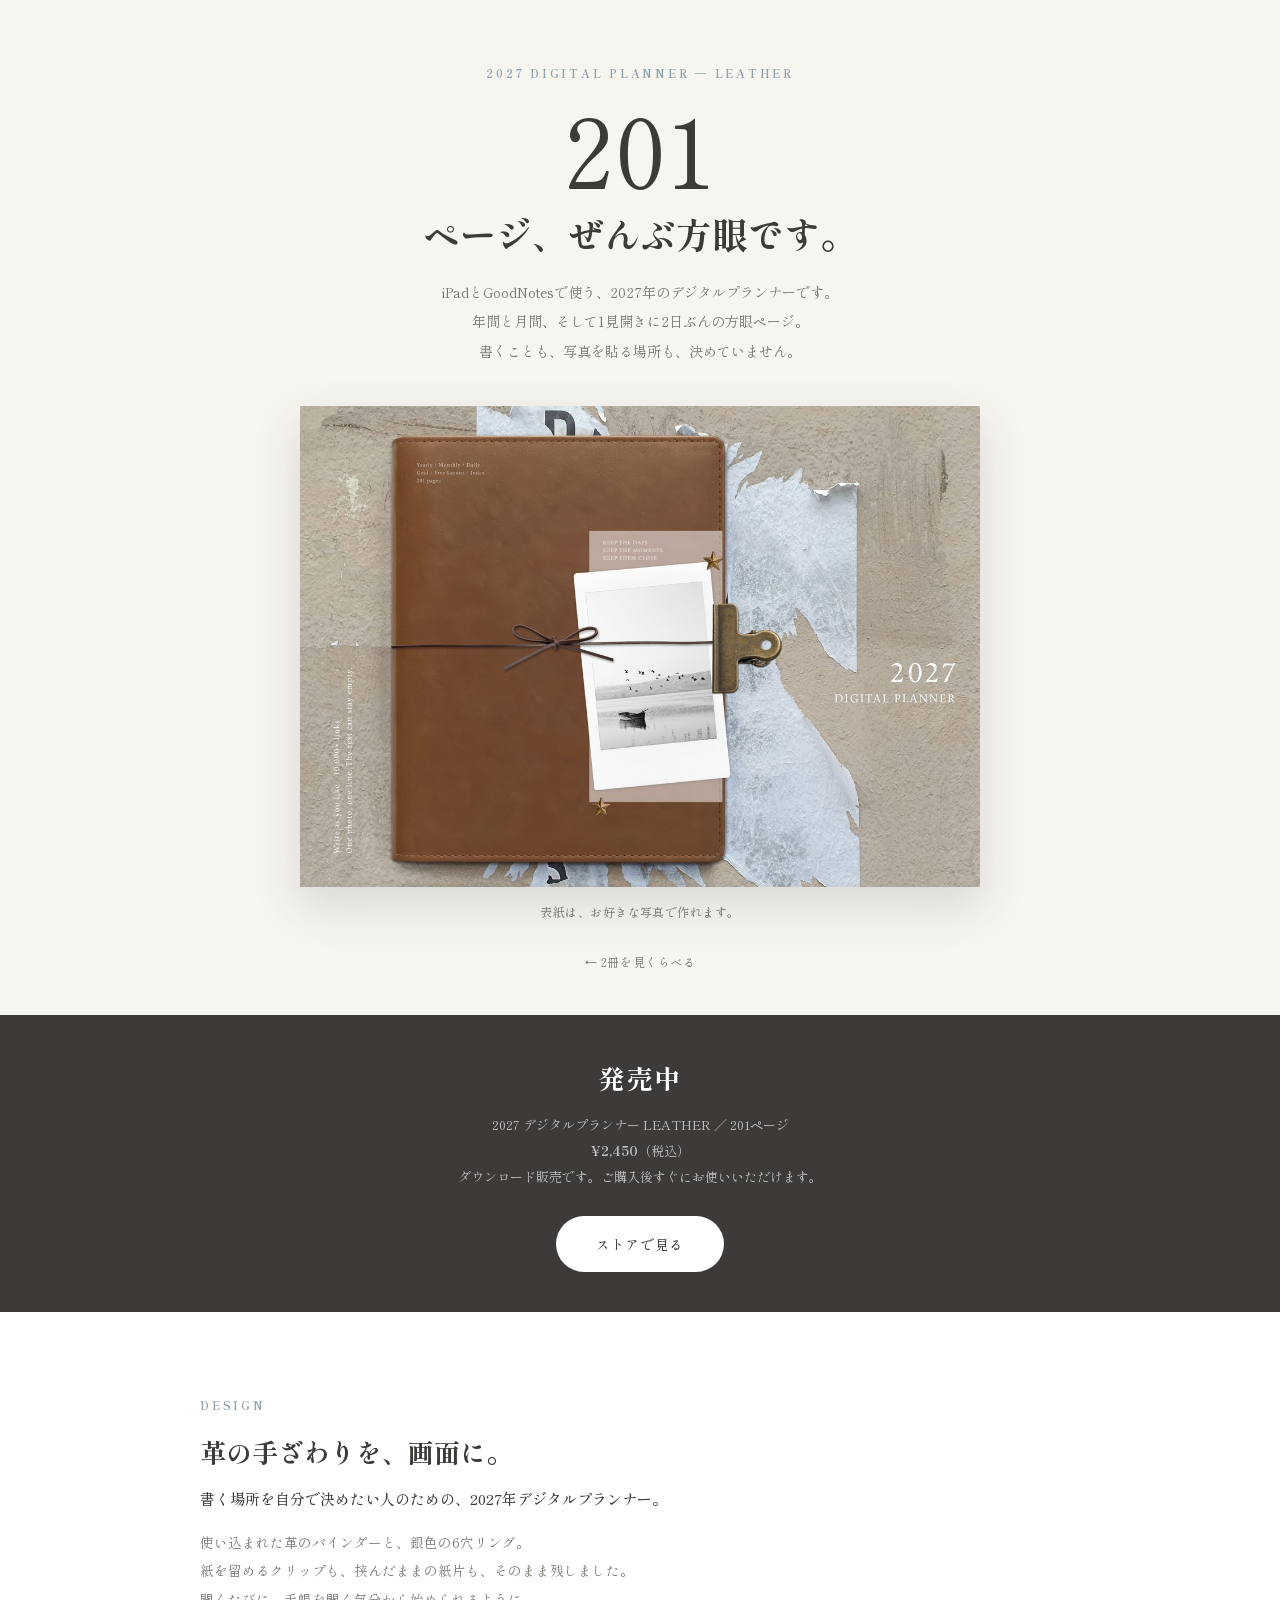
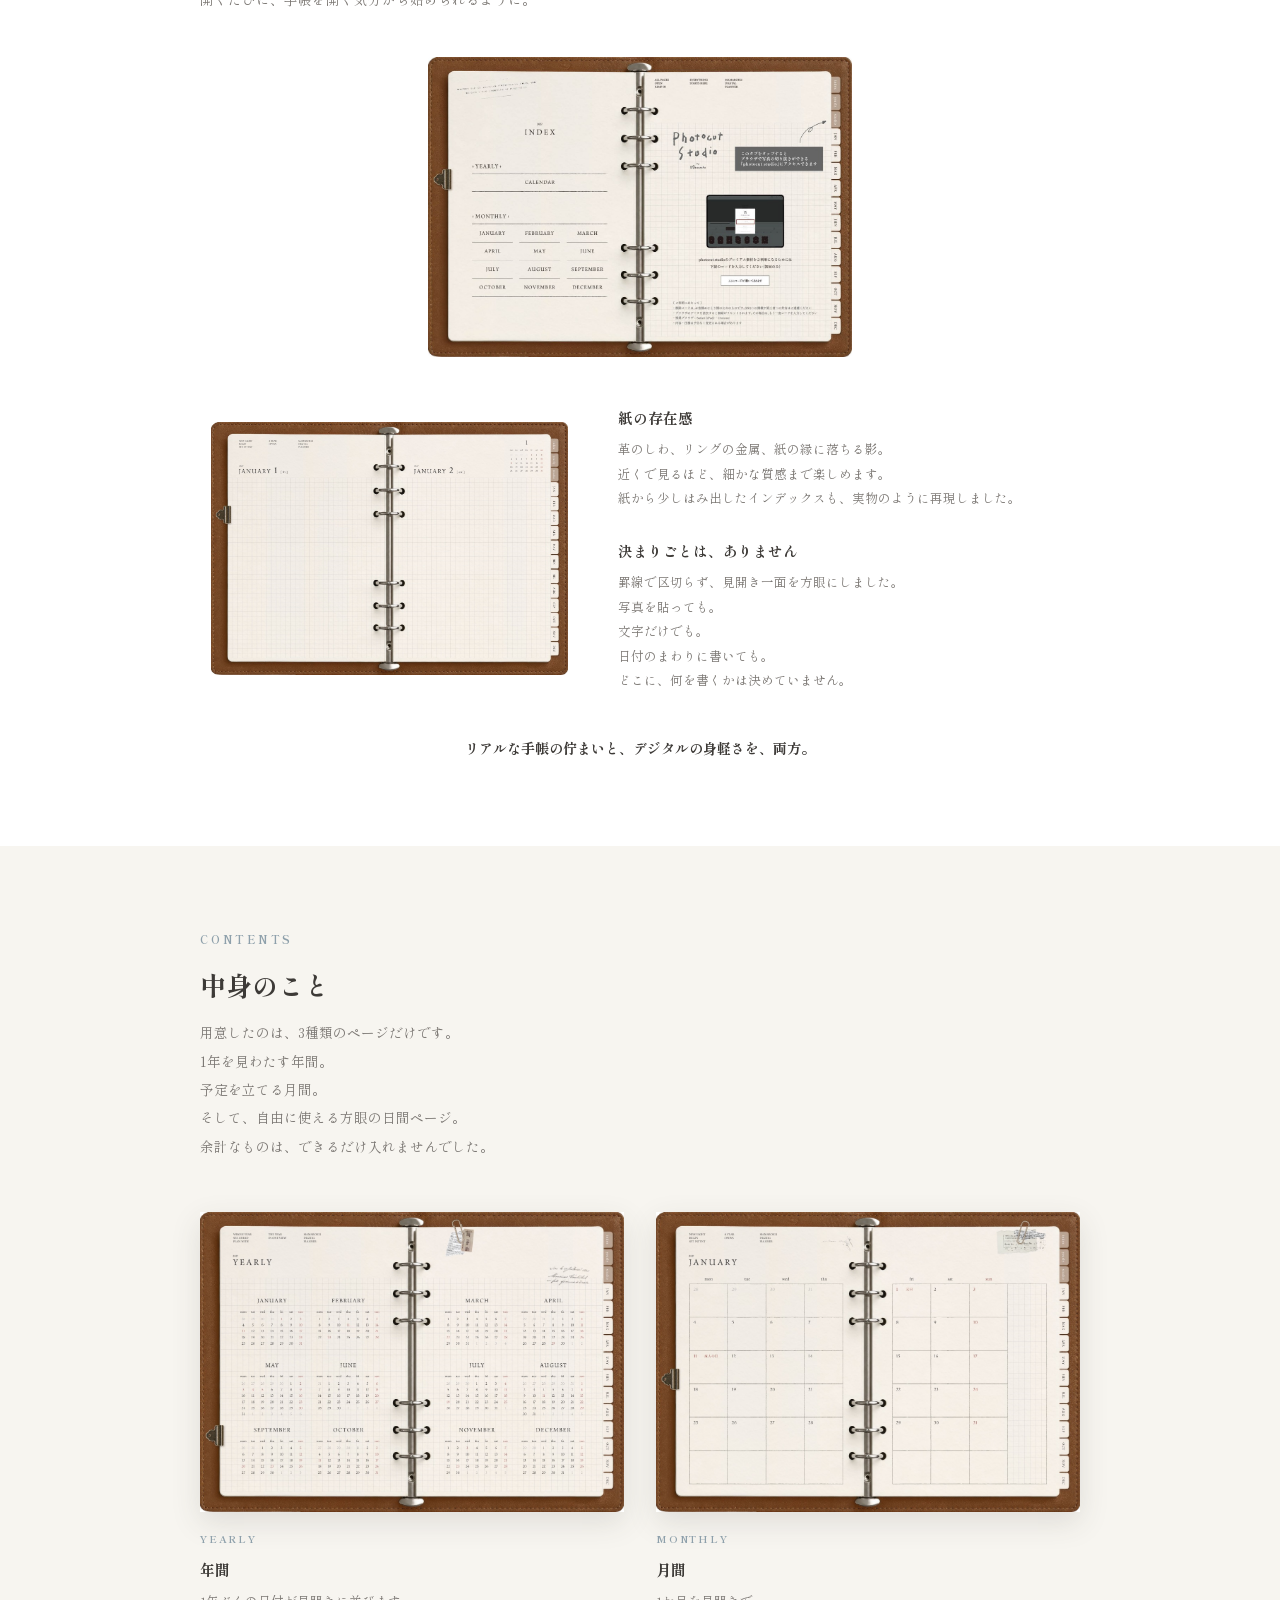
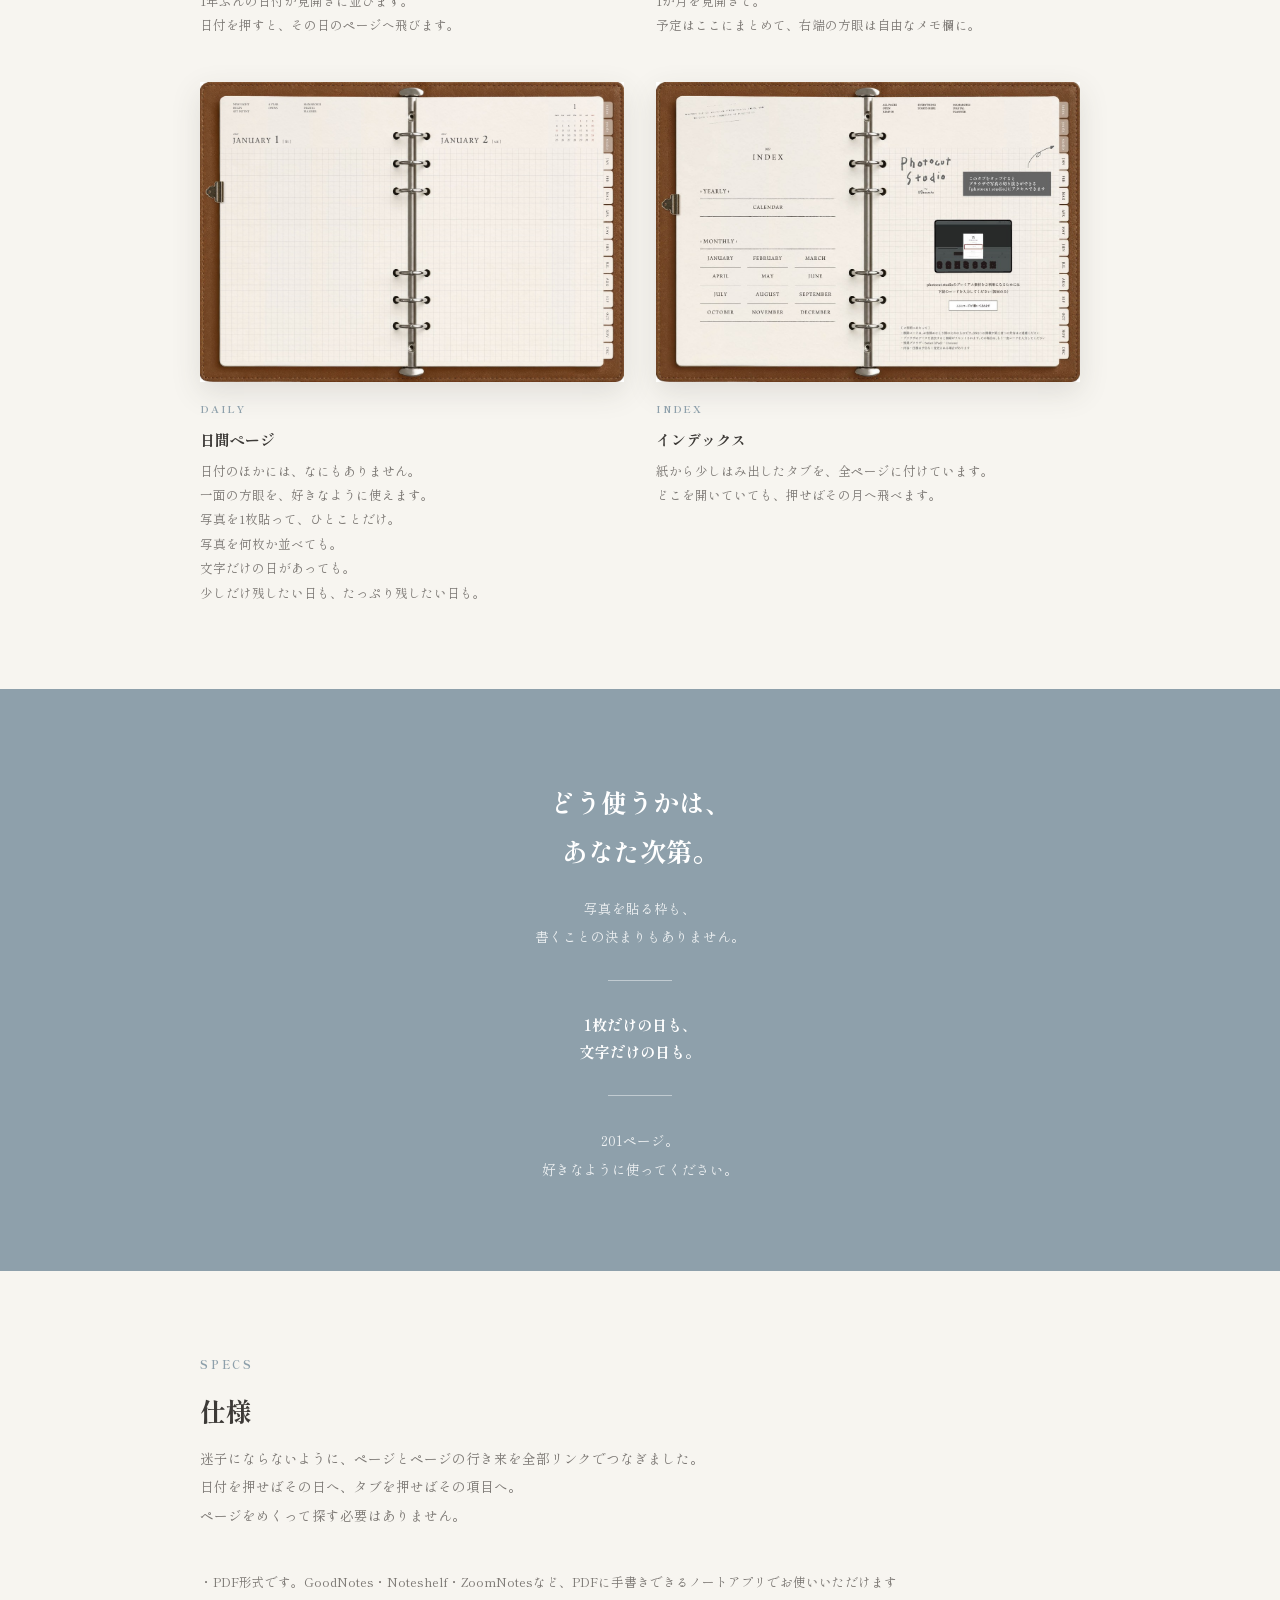
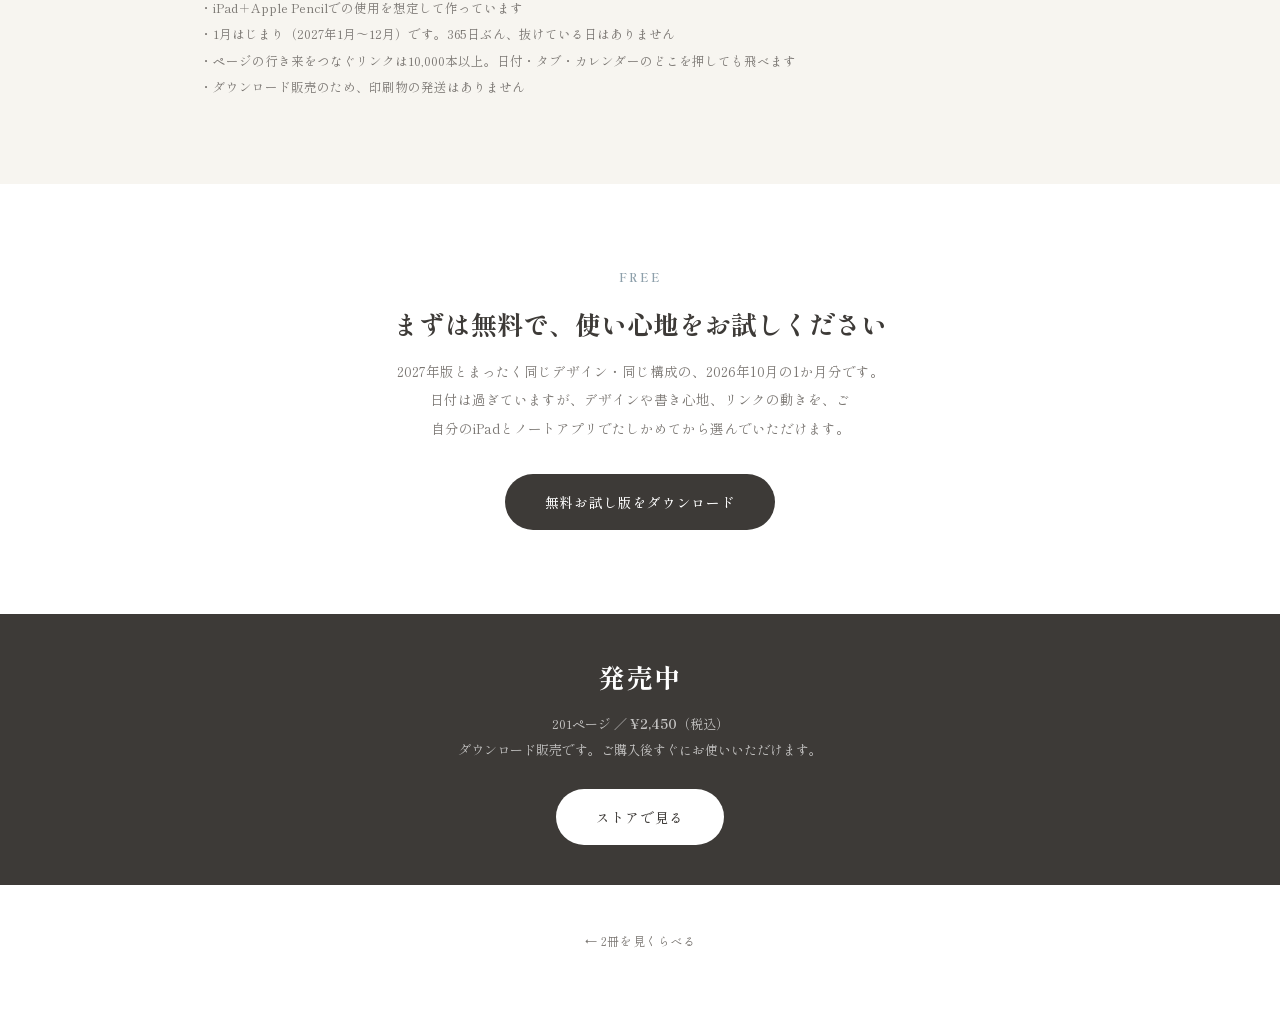
<file: planner-leather.html>
<!DOCTYPE html>
<html lang="ja">
<head>
<meta charset="UTF-8">
<meta name="viewport" content="width=device-width, initial-scale=1.0">
<title>2027 デジタルプランナー LEATHER | mamaroku</title>
<meta name="description" content="mamarokuの2027年デジタルプランナー LEATHER。方眼だけの201ページ。革のシステム手帳を開く気持ちで、書くことも、写真を貼る場所も決めずに使えます。">
<meta property="og:title" content="2027 デジタルプランナー LEATHER | mamaroku">
<meta property="og:description" content="どう使うかは、あなた次第。方眼だけの201ページ。">
<meta property="og:image" content="https://mamaroku.com/images/planner/leather-cover.jpg">
<meta property="og:type" content="website">
<script async src="https://www.googletagmanager.com/gtag/js?id=G-QBYGZ9TTWS"></script>
<script>
window.dataLayer = window.dataLayer || [];
function gtag(){dataLayer.push(arguments);}
gtag('js', new Date());
gtag('config', 'G-QBYGZ9TTWS');
</script>
<style>
  @import url('https://fonts.googleapis.com/css2?family=Shippori+Mincho:wght@400;500;600;700&display=swap');

  :root {
    --bg:      #FFFFFF;
    --taupe:   #CFCCC5;
    --paper:   #F7F5F0;
    --accent:  #8EA0AB;
    --dark:    #3D3A37;
    --mid:     #7A7672;
    --white:   #FFFFFF;
    --radius:  12px;
  }

  *, *::before, *::after { box-sizing: border-box; margin: 0; padding: 0; }
  html { scroll-behavior: smooth; }
  body {
    background: var(--bg);
    color: var(--dark);
    font-family: 'Shippori Mincho', 'Hiragino Mincho ProN', 'Yu Mincho', YuMincho, serif;
    font-weight: 400;
    line-height: 1.8;
    line-break: strict;          /* 長音符や小書き文字を行頭に落とさない */
  }

  /* 文の区切り。狭い画面では文の中で行数を均等に割る（余りの1行を作らない） */
  .ln {
    display: block;
    text-wrap: balance;
  }

  .label {
    font-size: 11px;
    letter-spacing: 0.25em;
    color: var(--accent);
    text-transform: uppercase;
    font-weight: 700;
    margin-bottom: 16px;
  }

  /* ===== HERO ===== */
  .hero {
    background: var(--paper);
    text-align: center;
    padding: 64px 24px 0;
  }

  .hero__title {
    font-size: clamp(24px, 4.4vw, 36px);
    font-weight: 700;
    line-height: 1.5;
    margin-bottom: 18px;
  }

  .hero__num {
    display: block;
    font-size: clamp(56px, 12vw, 96px);
    line-height: 1;
    font-weight: 400;
    letter-spacing: 0.02em;
    margin-bottom: 10px;
  }

  .hero__lead {
    font-size: 14px;
    color: var(--mid);
    max-width: 520px;
    margin: 0 auto;
    line-height: 2.1;
  }

  .hero__cover {
    display: block;
    width: min(680px, 100%);
    height: auto;
    margin: 40px auto 0;
    box-shadow: 0 18px 44px rgba(61,58,55,0.16);
  }

  .hero__cover-note {
    margin: 14px auto 0;
    width: min(680px, 100%);
    text-align: center;
    font-size: 12px;
    letter-spacing: 0.04em;
    color: var(--mid);
  }

  .hero__nav {
    display: flex;
    justify-content: center;
    gap: 28px;
    padding: 28px 0 40px;
    flex-wrap: wrap;
  }

  .hero__nav-link {
    font-size: 12px;
    letter-spacing: 0.05em;
    color: var(--mid);
    text-decoration: none;
    border-bottom: 1px solid transparent;
    padding-bottom: 2px;
    transition: color 0.2s, border-color 0.2s;
  }

  .hero__nav-link:hover { color: var(--dark); border-color: var(--dark); }

  /* ===== STATUS ===== */
  .status {
    background: var(--dark);
    color: var(--white);
    text-align: center;
    padding: 40px 24px;
  }

  .status__title {
    font-size: clamp(20px, 3.4vw, 26px);
    font-weight: 700;
    letter-spacing: 0.08em;
    margin-bottom: 10px;
  }

  .status__desc {
    font-size: 13px;
    color: rgba(255,255,255,0.7);
    line-height: 2;
    margin-bottom: 26px;
  }

  .btn-light {
    display: inline-block;
    background: var(--white);
    color: var(--dark);
    text-decoration: none;
    font-size: 13.5px;
    font-weight: 500;
    letter-spacing: 0.05em;
    padding: 16px 40px;
    border-radius: 999px;
    transition: opacity 0.2s, scale 0.3s cubic-bezier(0.34, 1.56, 0.64, 1);
  }

  .btn-light:hover { opacity: 0.88; }
  .btn-light:active { scale: 0.96; }

  /* ===== SECTIONS ===== */
  .section { padding: 84px 24px; }
  .section--paper { background: var(--paper); }
  .section__inner { max-width: 880px; margin: 0 auto; }

  .section__title {
    font-size: clamp(20px, 3vw, 26px);
    font-weight: 700;
    line-height: 1.5;
    margin-bottom: 14px;
  }

  .section__sub {
    font-size: 15px;
    font-weight: 500;
    line-height: 1.8;
    margin-bottom: 16px;
  }

  .section__lead {
    font-size: 13.5px;
    color: var(--mid);
    line-height: 2.1;
    max-width: 620px;
  }

  .section--center { text-align: center; }
  .section--center .section__lead { margin-left: auto; margin-right: auto; }


  /* ===== DESIGN ===== */
  /* 元画像の元画像の実データが848pxなので、Retinaでも等倍になる424pxを上限にする */
  .design-hero {
    width: min(424px, 100%);
    height: auto;
    display: block;
    margin: 44px auto 0;
    border-radius: 4px;
  }

  .design-cols {
    display: grid;
    grid-template-columns: 0.9fr 1.1fr;
    gap: 40px;
    align-items: center;
    margin-top: 48px;
  }

  .design-cols img {
    width: min(357px, 100%);   /* 実解像度714pxの半分。これ以上は伸びる */
    height: auto;
    display: block;
    margin: 0 auto;
  }

  .design-point + .design-point { margin-top: 28px; }

  .design-point h3 {
    font-size: 14.5px;
    font-weight: 700;
    margin-bottom: 6px;
  }

  .design-point p {
    font-size: 12.5px;
    color: var(--mid);
    line-height: 1.95;
  }

  .design-close {
    margin-top: 44px;
    font-size: 14px;
    font-weight: 700;
    text-align: center;
  }


  /* ===== 書き込み例（タップで拡大） ===== */
  .shot {
    display: block;
    width: 100%;
    padding: 0;
    border: 0;
    background: none;
    position: relative;
    cursor: zoom-in;
    margin-bottom: 18px;
    font: inherit;
    color: inherit;
  }

  .shot img { margin-bottom: 0; }

  .shot__hint {
    position: absolute;
    right: 10px;
    bottom: 10px;
    background: rgba(255,255,255,0.94);
    color: var(--dark);
    font-size: 10.5px;
    font-weight: 500;
    letter-spacing: 0.02em;
    padding: 5px 11px;
    border-radius: 999px;
    box-shadow: 0 2px 8px rgba(61,58,55,0.18);
    pointer-events: none;
  }

  .shot:hover .shot__hint { background: var(--dark); color: var(--white); }

  .lb {
    position: fixed;
    inset: 0;
    z-index: 100;
    background: rgba(30,28,26,0.9);
    display: flex;
    align-items: center;
    justify-content: center;
    padding: 24px;
    cursor: zoom-out;
  }

  .lb[hidden] { display: none; }

  .lb__img {
    max-width: 96vw;
    max-height: 90vh;
    width: auto;
    height: auto;
    box-shadow: 0 20px 60px rgba(0,0,0,0.5);
  }

  .lb__cap {
    position: absolute;
    left: 0;
    right: 0;
    bottom: 18px;
    text-align: center;
    color: rgba(255,255,255,0.75);
    font-size: 12px;
    letter-spacing: 0.04em;
  }

  /* ===== CONTENTS ===== */
  .pages {
    display: grid;
    grid-template-columns: repeat(2, 1fr);
    gap: 44px 32px;
    margin-top: 52px;
  }

  .page-card img {
    width: 100%;
    height: auto;
    display: block;
    background: var(--white);
    box-shadow: 0 10px 28px rgba(61,58,55,0.13);
    margin-bottom: 18px;
  }

  .page-card__title {
    font-size: 15px;
    font-weight: 700;
    margin-bottom: 6px;
  }

  .page-card__en {
    font-size: 10px;
    letter-spacing: 0.18em;
    color: var(--accent);
    font-weight: 700;
    text-transform: uppercase;
    margin-bottom: 8px;
  }

  .page-card__desc {
    font-size: 12.5px;
    color: var(--mid);
    line-height: 1.95;
  }

  /* ===== VOICE ===== */
  .voice {
    background: var(--accent);
    padding: 88px 24px;
    text-align: center;
  }

  .voice__inner { max-width: 620px; margin: 0 auto; }

  .voice__big {
    font-size: clamp(19px, 3.4vw, 26px);
    font-weight: 700;
    color: var(--white);
    line-height: 1.9;
    margin-bottom: 18px;
  }

  .voice__sub {
    font-size: 13.5px;
    color: rgba(255,255,255,0.85);
    line-height: 2.1;
  }

  .voice__rule {
    width: 64px;
    height: 1px;
    background: rgba(255,255,255,0.45);
    margin: 30px auto;
  }

  .voice__last {
    font-size: 15px;
    font-weight: 700;
    color: var(--white);
  }

  /* ===== SPEC ===== */
  .spec-row {
    display: grid;
    grid-template-columns: repeat(3, 1fr);
    gap: 2px;
    margin-top: 44px;
    background: var(--taupe);
    border-radius: var(--radius);
    overflow: hidden;
  }

  .spec-card {
    background: var(--white);
    padding: 34px 20px;
    text-align: center;
  }

  .spec-card__num {
    font-size: 32px;
    font-weight: 400;
    line-height: 1.2;
    margin-bottom: 8px;
  }

  .spec-card__num span { font-size: 15px; font-weight: 400; }

  .spec-card__desc {
    font-size: 12px;
    color: var(--mid);
    line-height: 1.9;
  }

  .notes {
    margin-top: 40px;
    font-size: 12.5px;
    color: var(--mid);
    line-height: 2.1;
    list-style: none;
  }

  .notes li { padding-left: 1.1em; text-indent: -1.1em; }
  .notes li::before { content: "・"; }

  /* ===== FOOTER ===== */
  .footer {
    background: var(--dark);
    border-top: 1px solid rgba(255,255,255,0.12);
    padding: 48px 16px;
    text-align: center;
  }

  .footer__brand {
    font-size: 15px;
    font-weight: 700;
    color: var(--white);
    letter-spacing: 0.15em;
    margin-bottom: 8px;
  }

  .footer__sub {
    font-size: 11px;
    color: rgba(255,255,255,0.4);
    letter-spacing: 0.15em;
  }

  @media (max-width: 768px) {
    .hero { padding: 48px 20px 0; }
    .section { padding: 60px 20px; }
    .voice { padding: 64px 20px; }
    .pages { grid-template-columns: 1fr; gap: 36px; }
    .design-cols { grid-template-columns: 1fr; gap: 28px; }
    .spec-row { grid-template-columns: 1fr; }
    .btn-light { padding: 16px 26px; font-size: 13px; max-width: 100%; }
  }

  @media (prefers-reduced-motion: reduce) {
    html { scroll-behavior: auto; }
    .btn-light { transition: none; }
  }

  .btn-soon {
    display: inline-block;
    color: var(--accent);
    border: 1px solid var(--taupe);
    font-size: 13.5px;
    font-weight: 500;
    letter-spacing: 0.05em;
    padding: 16px 40px;
    border-radius: 999px;
  }
</style>
</head>
<body>

<section class="hero">
  <p class="label">2027 Digital Planner &mdash; LEATHER</p>
  <h1 class="hero__title">
    <span class="hero__num">201</span>
    ページ、ぜんぶ方眼です。
  </h1>
  <p class="hero__lead"><span class="ln">iPadとGoodNotesで使う、2027年のデジタルプランナーです。</span><span class="ln">年間と月間、そして1見開きに2日ぶんの方眼ページ。</span><span class="ln">書くことも、写真を貼る場所も、決めていません。</span></p>
  <img class="hero__cover" src="images/planner/leather-cover.jpg" width="1200" height="857" alt="表紙をカスタマイズした例。革のバインダーに写真とリボン、真鍮のクリップを添えたところ" loading="lazy">
  <p class="hero__cover-note">表紙は、お好きな写真で作れます。</p>
  <div class="hero__nav">
    <a href="planner2027II.html" class="hero__nav-link">&larr; 2冊を見くらべる</a>
  </div>
</section>

<section class="status">
  <h2 class="status__title">発売中</h2>
  <p class="status__desc"><span class="ln">2027 デジタルプランナー LEATHER ／ 201ページ</span><span class="ln"><strong>¥2,450</strong>（税込）</span><span class="ln">ダウンロード販売です。ご購入後すぐにお使いいただけます。</span></p>
  <a class="btn-light" href="https://mamaroku-design.stores.jp" target="_blank" rel="noopener"
     onclick="gtag('event','click_stores_planner',{planner:'leather'})">ストアで見る</a>
</section>

<section class="section">
  <div class="section__inner">
    <p class="label">Design</p>
    <h2 class="section__title">革の手ざわりを、画面に。</h2>
    <p class="section__sub">書く場所を自分で決めたい人のための、2027年デジタルプランナー。</p>
    <p class="section__lead"><span class="ln">使い込まれた革のバインダーと、銀色の6穴リング。</span><span class="ln">紙を留めるクリップも、挟んだままの紙片も、そのまま残しました。</span><span class="ln">開くたびに、手帳を開く気分から始められるように。</span></p>

    <img class="design-hero" src="images/planner/leather-index.jpg" width="1200" height="857" alt="革のバインダーに綴じられたINDEXページと6穴リング" loading="lazy">

    <div class="design-cols">
      <img src="images/planner/leather-daily.jpg" width="1200" height="857" alt="一面が方眼の見開きページ" loading="lazy">
      <div>
        <div class="design-point">
          <h3>紙の存在感</h3>
          <p><span class="ln">革のしわ、リングの金属、紙の縁に落ちる影。</span><span class="ln">近くで見るほど、細かな質感まで楽しめます。</span><span class="ln">紙から少しはみ出したインデックスも、実物のように再現しました。</span></p>
        </div>
        <div class="design-point">
          <h3>決まりごとは、ありません</h3>
          <p><span class="ln">罫線で区切らず、見開き一面を方眼にしました。</span><span class="ln">写真を貼っても。</span><span class="ln">文字だけでも。</span><span class="ln">日付のまわりに書いても。</span><span class="ln">どこに、何を書くかは決めていません。</span></p>
        </div>
      </div>
    </div>

    <p class="design-close">リアルな手帳の佇まいと、デジタルの身軽さを、両方。</p>
  </div>
</section>

<section class="section section--paper">
  <div class="section__inner">
    <p class="label">Contents</p>
    <h2 class="section__title">中身のこと</h2>
    <p class="section__lead"><span class="ln">用意したのは、3種類のページだけです。</span><span class="ln">1年を見わたす年間。</span><span class="ln">予定を立てる月間。</span><span class="ln">そして、自由に使える方眼の日間ページ。</span><span class="ln">余計なものは、できるだけ入れませんでした。</span></p>

    <div class="pages">
      <div class="page-card">
        <img src="images/planner/leather-yearly.jpg" width="1200" height="857" alt="年間カレンダーのページ" loading="lazy">
        <p class="page-card__en">Yearly</p>
        <h3 class="page-card__title">年間</h3>
        <p class="page-card__desc"><span class="ln">1年ぶんの日付が見開きに並びます。</span><span class="ln">日付を押すと、その日のページへ飛びます。</span></p>
      </div>

      <div class="page-card">
        <img src="images/planner/leather-monthly.jpg" width="1200" height="857" alt="月間カレンダーのページ" loading="lazy">
        <p class="page-card__en">Monthly</p>
        <h3 class="page-card__title">月間</h3>
        <p class="page-card__desc"><span class="ln">1か月を見開きで。</span><span class="ln">予定はここにまとめて、右端の方眼は自由なメモ欄に。</span></p>
      </div>

      <div class="page-card">
        <img src="images/planner/leather-daily.jpg" width="1200" height="857" alt="1見開きに2日ぶんの方眼ページ" loading="lazy">
        <p class="page-card__en">Daily</p>
        <h3 class="page-card__title">日間ページ</h3>
        <p class="page-card__desc"><span class="ln">日付のほかには、なにもありません。</span><span class="ln">一面の方眼を、好きなように使えます。</span><span class="ln">写真を1枚貼って、ひとことだけ。</span><span class="ln">写真を何枚か並べても。</span><span class="ln">文字だけの日があっても。</span><span class="ln">少しだけ残したい日も、たっぷり残したい日も。</span></p>
      </div>

      <div class="page-card">
        <img src="images/planner/leather-index.jpg" width="1200" height="857" alt="INDEXページとインデックスタブ" loading="lazy">
        <p class="page-card__en">Index</p>
        <h3 class="page-card__title">インデックス</h3>
        <p class="page-card__desc"><span class="ln">紙から少しはみ出したタブを、全ページに付けています。</span><span class="ln">どこを開いていても、押せばその月へ飛べます。</span></p>
      </div>
    </div>
  </div>
</section>

<section class="voice">
  <div class="voice__inner">
    <p class="voice__big"><span class="ln">どう使うかは、</span><span class="ln">あなた次第。</span></p>
    <p class="voice__sub"><span class="ln">写真を貼る枠も、</span><span class="ln">書くことの決まりもありません。</span></p>
    <div class="voice__rule"></div>
    <p class="voice__last"><span class="ln">1枚だけの日も、</span><span class="ln">文字だけの日も。</span></p>
    <div class="voice__rule"></div>
    <p class="voice__sub"><span class="ln">201ページ。</span><span class="ln">好きなように使ってください。</span></p>
  </div>
</section>

<section class="section section--paper">
  <div class="section__inner">
    <p class="label">Specs</p>
    <h2 class="section__title">仕様</h2>
    <p class="section__lead"><span class="ln">迷子にならないように、ページとページの行き来を全部リンクでつなぎました。</span><span class="ln">日付を押せばその日へ、タブを押せばその項目へ。</span><span class="ln">ページをめくって探す必要はありません。</span></p>
    <ul class="notes">
      <li>PDF形式です。GoodNotes・Noteshelf・ZoomNotesなど、PDFに手書きできるノートアプリでお使いいただけます</li>
      <li>iPad＋Apple Pencilでの使用を想定して作っています</li>
      <li>1月はじまり（2027年1月〜12月）です。365日ぶん、抜けている日はありません</li>
      <li>ページの行き来をつなぐリンクは10,000本以上。日付・タブ・カレンダーのどこを押しても飛べます</li>
      <li>ダウンロード販売のため、印刷物の発送はありません</li>
    </ul>
  </div>
</section>

<section class="section section--center">
  <div class="section__inner">
    <p class="label">Free</p>
    <h2 class="section__title">まずは無料で、使い心地をお試しください</h2>
    <p class="section__lead"><span class="ln">2027年版とまったく同じデザイン・同じ構成の、2026年10月の1か月分です。</span><span class="ln">日付は過ぎていますが、デザインや書き心地、リンクの動きを、ご自分のiPadとノートアプリでたしかめてから選んでいただけます。</span></p>
    <p style="margin-top:32px">
      <a class="btn-light" style="background:var(--dark);color:var(--white)"
         href="files/mamaroku-planner-leather-trial-2026-10.pdf"
         download="2026leatherお試し版.pdf"
         onclick="gtag('event','planner_trial_download',{planner:'leather',month:'2026-10'})">無料お試し版をダウンロード</a>
    </p>
  </div>
</section>

<section class="status">
  <h2 class="status__title">発売中</h2>
  <p class="status__desc"><span class="ln">201ページ ／ <strong>¥2,450</strong>（税込）</span><span class="ln">ダウンロード販売です。ご購入後すぐにお使いいただけます。</span></p>
  <a class="btn-light" href="https://mamaroku-design.stores.jp" target="_blank" rel="noopener"
     onclick="gtag('event','click_stores_planner',{planner:'leather',position:'bottom'})">ストアで見る</a>
</section>

<div style="text-align:center;padding:40px 24px 56px">
  <a href="planner2027II.html" class="hero__nav-link">&larr; 2冊を見くらべる</a>
</div>

</body>
</html>
</file>
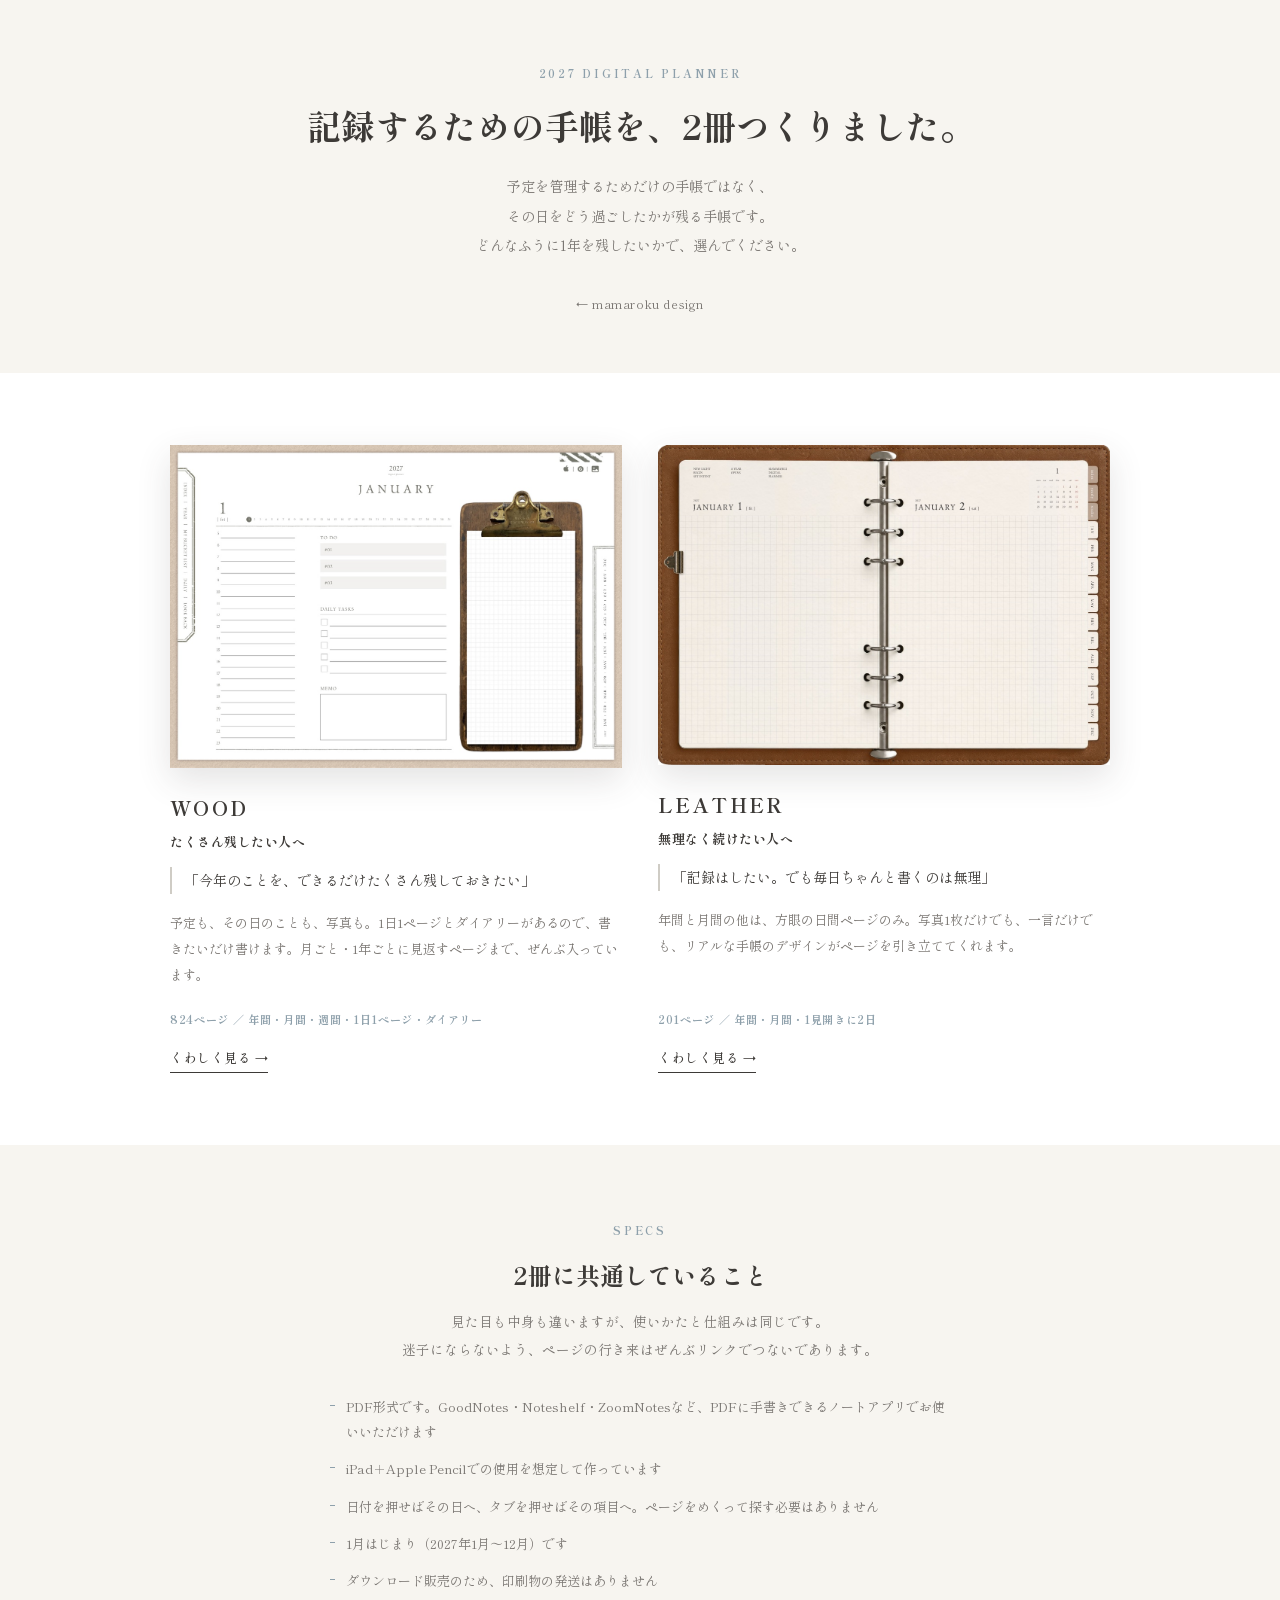
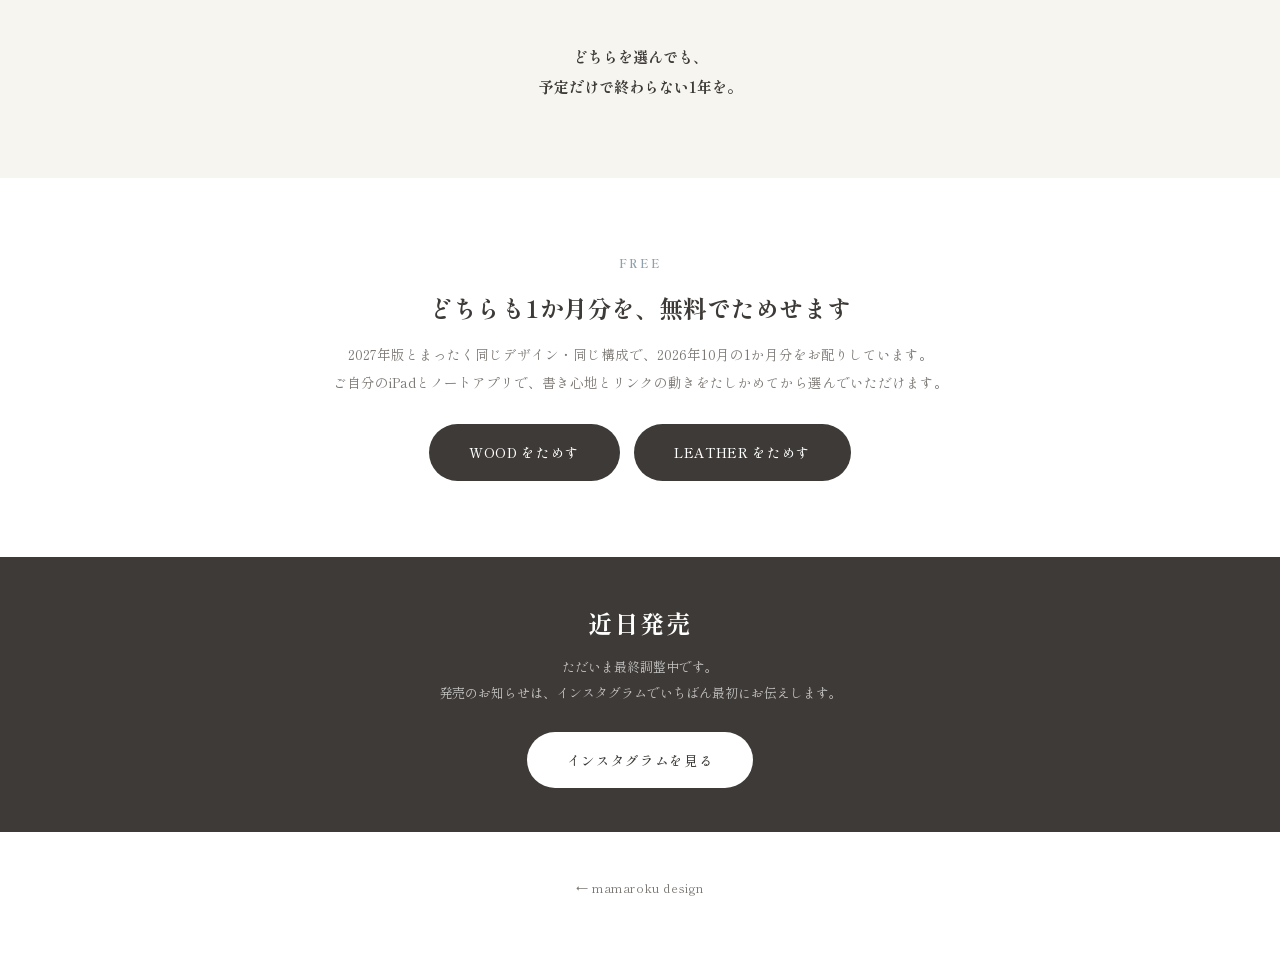
<file: planner.html>
<!DOCTYPE html>
<html lang="ja">
<head>
<meta charset="UTF-8">
<meta name="viewport" content="width=device-width, initial-scale=1.0">
<!--
  ==========================================================
  【発売したら、この noindex を必ず削除してください】
  発売前のあいだ、Googleの検索結果に出さないための指定です。
  URLを知っている人（インスタのDMで受け取った方など）は
  この指定があっても普通にページを開けます。
  削除するのは、下の1行 <meta name="robots" ...> とこのコメントです。
  同じものが planner.html / planner-wood.html / planner-leather.html
  の3ファイルに入っています。3つとも消してください。
  ==========================================================
-->
<meta name="robots" content="noindex, follow">
<title>2027 デジタルプランナー | mamaroku</title>
<meta name="description" content="mamarokuの2027年デジタルプランナー。予定を管理するだけではなく、その日をどう過ごしたかが残る手帳を2冊つくりました。GoodNotesなどのノートアプリで使えるPDF手帳です。">
<meta property="og:title" content="2027 デジタルプランナー | mamaroku">
<meta property="og:description" content="記録するための手帳を、2冊つくりました。WOOD と LEATHER。">
<meta property="og:image" content="https://mamaroku.com/images/planner/cover.jpg">
<meta property="og:type" content="website">
<script async src="https://www.googletagmanager.com/gtag/js?id=G-QBYGZ9TTWS"></script>
<script>
window.dataLayer = window.dataLayer || [];
function gtag(){dataLayer.push(arguments);}
gtag('js', new Date());
gtag('config', 'G-QBYGZ9TTWS');
</script>
<style>
  @import url('https://fonts.googleapis.com/css2?family=Shippori+Mincho:wght@400;500;600;700&display=swap');

  :root {
    --bg:      #FFFFFF;
    --taupe:   #CFCCC5;
    --paper:   #F7F5F0;
    --accent:  #8EA0AB;
    --dark:    #3D3A37;
    --mid:     #7A7672;
    --white:   #FFFFFF;
  }

  *, *::before, *::after { box-sizing: border-box; margin: 0; padding: 0; }
  html { scroll-behavior: smooth; }
  body {
    background: var(--bg);
    color: var(--dark);
    font-family: 'Shippori Mincho', 'Hiragino Mincho ProN', 'Yu Mincho', YuMincho, serif;
    font-weight: 400;
    line-height: 1.8;
    line-break: strict;          /* 長音符や小書き文字を行頭に落とさない */
  }

  /* 文の区切り。狭い画面では文の中で行数を均等に割る（余りの1行を作らない） */
  .ln { display: block; text-wrap: balance; }

  .label {
    font-size: 11px;
    letter-spacing: 0.25em;
    color: var(--accent);
    text-transform: uppercase;
    font-weight: 700;
    margin-bottom: 16px;
  }

  /* ===== HERO ===== */
  .hero {
    background: var(--paper);
    text-align: center;
    padding: 64px 24px 56px;
  }

  .hero__title {
    font-size: clamp(22px, 4.2vw, 34px);
    font-weight: 700;
    line-height: 1.55;
    margin-bottom: 20px;
    text-wrap: balance;
  }

  .hero__lead {
    font-size: 14px;
    color: var(--mid);
    max-width: 540px;
    margin: 0 auto;
    line-height: 2.1;
  }

  .hero__nav { display: flex; justify-content: center; gap: 28px; padding: 32px 0 0; flex-wrap: wrap; }

  .hero__nav-link {
    font-size: 12px;
    letter-spacing: 0.05em;
    color: var(--mid);
    text-decoration: none;
    border-bottom: 1px solid transparent;
    padding-bottom: 2px;
    transition: color 0.2s, border-color 0.2s;
  }

  .hero__nav-link:hover { color: var(--dark); border-color: var(--dark); }

  /* ===== 2冊のカード ===== */
  .picks { padding: 72px 24px; }

  .picks__inner {
    max-width: 940px;
    margin: 0 auto;
    display: grid;
    grid-template-columns: repeat(2, 1fr);
    gap: 48px 36px;
  }

  .book { display: flex; flex-direction: column; }

  .book__shot {
    display: block;
    width: 100%;
    height: auto;
    background: var(--paper);
    box-shadow: 0 12px 32px rgba(61,58,55,0.14);
    margin-bottom: 22px;
    transition: transform 0.35s cubic-bezier(0.22, 1, 0.36, 1), box-shadow 0.35s;
  }

  .book__link { text-decoration: none; color: inherit; display: flex; flex-direction: column; flex: 1; }
  .book__link:hover .book__shot,
  .book__link:focus-visible .book__shot {
    transform: translateY(-4px);
    box-shadow: 0 20px 44px rgba(61,58,55,0.2);
  }
  .book__link:focus-visible { outline: 2px solid var(--dark); outline-offset: 6px; }

  .book__name { font-size: 20px; font-weight: 700; letter-spacing: 0.12em; margin-bottom: 4px; }

  .book__catch {
    font-size: 13px;
    font-weight: 700;
    letter-spacing: 0.04em;
    margin-bottom: 14px;
  }

  .book__voice {
    font-size: 14px;
    line-height: 1.9;
    color: var(--dark);
    margin-bottom: 16px;
    padding-left: 13px;
    border-left: 2px solid var(--taupe);
    text-wrap: balance;
  }

  .book__spec {
    font-size: 11px;
    letter-spacing: 0.06em;
    color: var(--accent);
    font-weight: 700;
    margin: 4px 0 16px;
  }

  .book__desc { font-size: 13px; color: var(--mid); line-height: 2; margin-bottom: 18px; flex: 1; }

  .book__more {
    font-size: 13px;
    font-weight: 500;
    letter-spacing: 0.04em;
    border-bottom: 1px solid var(--dark);
    padding-bottom: 3px;
    align-self: flex-start;
  }

  .book__soon {
    font-size: 13px;
    font-weight: 500;
    letter-spacing: 0.04em;
    color: var(--accent);
    align-self: flex-start;
  }

  .book--soon .book__shot { opacity: 0.85; }

  /* ===== セクション ===== */
  .section { padding: 76px 24px; }
  .section--paper { background: var(--paper); }
  .section__inner { max-width: 880px; margin: 0 auto; }
  .section--center { text-align: center; }

  .section__title {
    font-size: clamp(19px, 2.8vw, 24px);
    font-weight: 700;
    line-height: 1.5;
    margin-bottom: 14px;
    text-wrap: balance;
  }

  .section__lead { font-size: 13.5px; color: var(--mid); line-height: 2.1; max-width: 620px; }
  .section--center .section__lead { margin-left: auto; margin-right: auto; }

  .specs {
    list-style: none;
    max-width: 620px;
    margin: 30px auto 0;
    display: flex;
    flex-direction: column;
    gap: 12px;
    text-align: left;
  }

  .specs li { font-size: 13px; color: var(--mid); line-height: 1.95; padding-left: 16px; position: relative; }
  .specs li::before {
    content: "";
    position: absolute;
    left: 0;
    top: 11px;
    width: 5px;
    height: 1px;
    background: var(--accent);
  }

  /* ===== ステータス ===== */
  .status { background: var(--dark); color: var(--white); text-align: center; padding: 44px 24px; }

  .status__title {
    font-size: clamp(19px, 3.2vw, 24px);
    font-weight: 700;
    letter-spacing: 0.08em;
    margin-bottom: 10px;
  }

  .status__desc { font-size: 13px; color: rgba(255,255,255,0.7); line-height: 2; margin-bottom: 26px; }

  .btn {
    display: inline-block;
    background: var(--white);
    color: var(--dark);
    text-decoration: none;
    font-size: 13.5px;
    font-weight: 500;
    letter-spacing: 0.05em;
    padding: 16px 40px;
    border-radius: 999px;
    transition: opacity 0.2s, scale 0.3s cubic-bezier(0.34, 1.56, 0.64, 1);
  }

  .btn:hover { opacity: 0.88; }
  .btn:active { scale: 0.96; }
  .btn--dark { background: var(--dark); color: var(--white); }

  .btn--soon {
    background: none;
    color: var(--accent);
    border: 1px solid var(--taupe);
    cursor: default;
  }
  .btn--soon:hover { opacity: 1; }
  .btn--soon:active { scale: 1; }

  .trials {
    margin-top: 28px;
    display: flex;
    justify-content: center;
    gap: 14px;
    flex-wrap: wrap;
  }

  .close {
    margin-top: 48px;
    font-size: 15px;
    font-weight: 700;
    line-height: 2;
    text-align: center;
  }

  .foot { text-align: center; padding: 40px 24px 56px; }

  @media (max-width: 720px) {
    .picks__inner { grid-template-columns: 1fr; gap: 52px; }
    .picks { padding: 56px 24px; }
    .hero { padding: 52px 22px 44px; }
    .section { padding: 60px 22px; }
  }

  @media (prefers-reduced-motion: reduce) {
    *, *::before, *::after { transition: none !important; }
    html { scroll-behavior: auto; }
  }
</style>
</head>
<body>

<section class="hero">
  <p class="label">2027 Digital Planner</p>
  <h1 class="hero__title">記録するための手帳を、2冊つくりました。</h1>
  <p class="hero__lead"><span class="ln">予定を管理するためだけの手帳ではなく、</span><span class="ln">その日をどう過ごしたかが残る手帳です。</span><span class="ln">どんなふうに1年を残したいかで、選んでください。</span></p>
  <div class="hero__nav">
    <a href="index.html" class="hero__nav-link">← mamaroku design</a>
  </div>
</section>

<section class="picks">
  <div class="picks__inner">

    <div class="book">
      <a class="book__link" href="planner-wood.html">
        <img class="book__shot" src="images/planner/thumb-wood.jpg" width="1200" height="857"
             alt="WOOD の1日1ページ。木のクリップボードと真鍮の金具">
        <p class="book__name">WOOD</p>
        <p class="book__catch">たくさん残したい人へ</p>
        <p class="book__voice">「今年のことを、できるだけたくさん残しておきたい」</p>
        <p class="book__desc">予定も、その日のことも、写真も。1日1ページとダイアリーがあるので、書きたいだけ書けます。月ごと・1年ごとに見返すページまで、ぜんぶ入っています。</p>
        <p class="book__spec">824ページ ／ 年間・月間・週間・1日1ページ・ダイアリー</p>
        <span class="book__more">くわしく見る →</span>
      </a>
    </div>

    <div class="book">
      <a class="book__link" href="planner-leather.html">
        <img class="book__shot" src="images/planner/thumb-leather.jpg" width="1200" height="857"
             alt="LEATHER の見開き。革のバインダーと6穴リング、一面の方眼">
        <p class="book__name">LEATHER</p>
        <p class="book__catch">無理なく続けたい人へ</p>
        <p class="book__voice">「記録はしたい。でも毎日ちゃんと書くのは無理」</p>
        <p class="book__desc">年間と月間の他は、方眼の日間ページのみ。写真1枚だけでも、一言だけでも、リアルな手帳のデザインがページを引き立ててくれます。</p>
        <p class="book__spec">201ページ ／ 年間・月間・1見開きに2日</p>
        <span class="book__more">くわしく見る →</span>
      </a>
    </div>

  </div>
</section>

<section class="section section--paper section--center">
  <div class="section__inner">
    <p class="label">Specs</p>
    <h2 class="section__title">2冊に共通していること</h2>
    <p class="section__lead"><span class="ln">見た目も中身も違いますが、使いかたと仕組みは同じです。</span><span class="ln">迷子にならないよう、ページの行き来はぜんぶリンクでつないであります。</span></p>
    <ul class="specs">
      <li>PDF形式です。GoodNotes・Noteshelf・ZoomNotesなど、PDFに手書きできるノートアプリでお使いいただけます</li>
      <li>iPad＋Apple Pencilでの使用を想定して作っています</li>
      <li>日付を押せばその日へ、タブを押せばその項目へ。ページをめくって探す必要はありません</li>
      <li>1月はじまり（2027年1月〜12月）です</li>
      <li>ダウンロード販売のため、印刷物の発送はありません</li>
    </ul>
    <p class="close"><span class="ln">どちらを選んでも、</span><span class="ln">予定だけで終わらない1年を。</span></p>
  </div>
</section>

<section class="section section--center">
  <div class="section__inner">
    <p class="label">Free</p>
    <h2 class="section__title">どちらも1か月分を、無料でためせます</h2>
    <p class="section__lead"><span class="ln">2027年版とまったく同じデザイン・同じ構成で、2026年10月の1か月分をお配りしています。</span><span class="ln">ご自分のiPadとノートアプリで、書き心地とリンクの動きをたしかめてから選んでいただけます。</span></p>
    <div class="trials">
      <a class="btn btn--dark" href="files/mamaroku-planner-trial-2026-10.pdf" download="2026woodお試し版.pdf">WOOD をためす</a>
      <a class="btn btn--dark" href="files/mamaroku-planner-leather-trial-2026-10.pdf" download="2026leatherお試し版.pdf">LEATHER をためす</a>
    </div>
  </div>
</section>

<section class="status">
  <h2 class="status__title">近日発売</h2>
  <p class="status__desc"><span class="ln">ただいま最終調整中です。</span><span class="ln">発売のお知らせは、インスタグラムでいちばん最初にお伝えします。</span></p>
  <a class="btn" href="https://www.instagram.com/mamaroku_ipad/" target="_blank" rel="noopener">インスタグラムを見る</a>
</section>

<div class="foot">
  <a href="index.html" class="hero__nav-link">← mamaroku design</a>
</div>

</body>
</html>
</file>
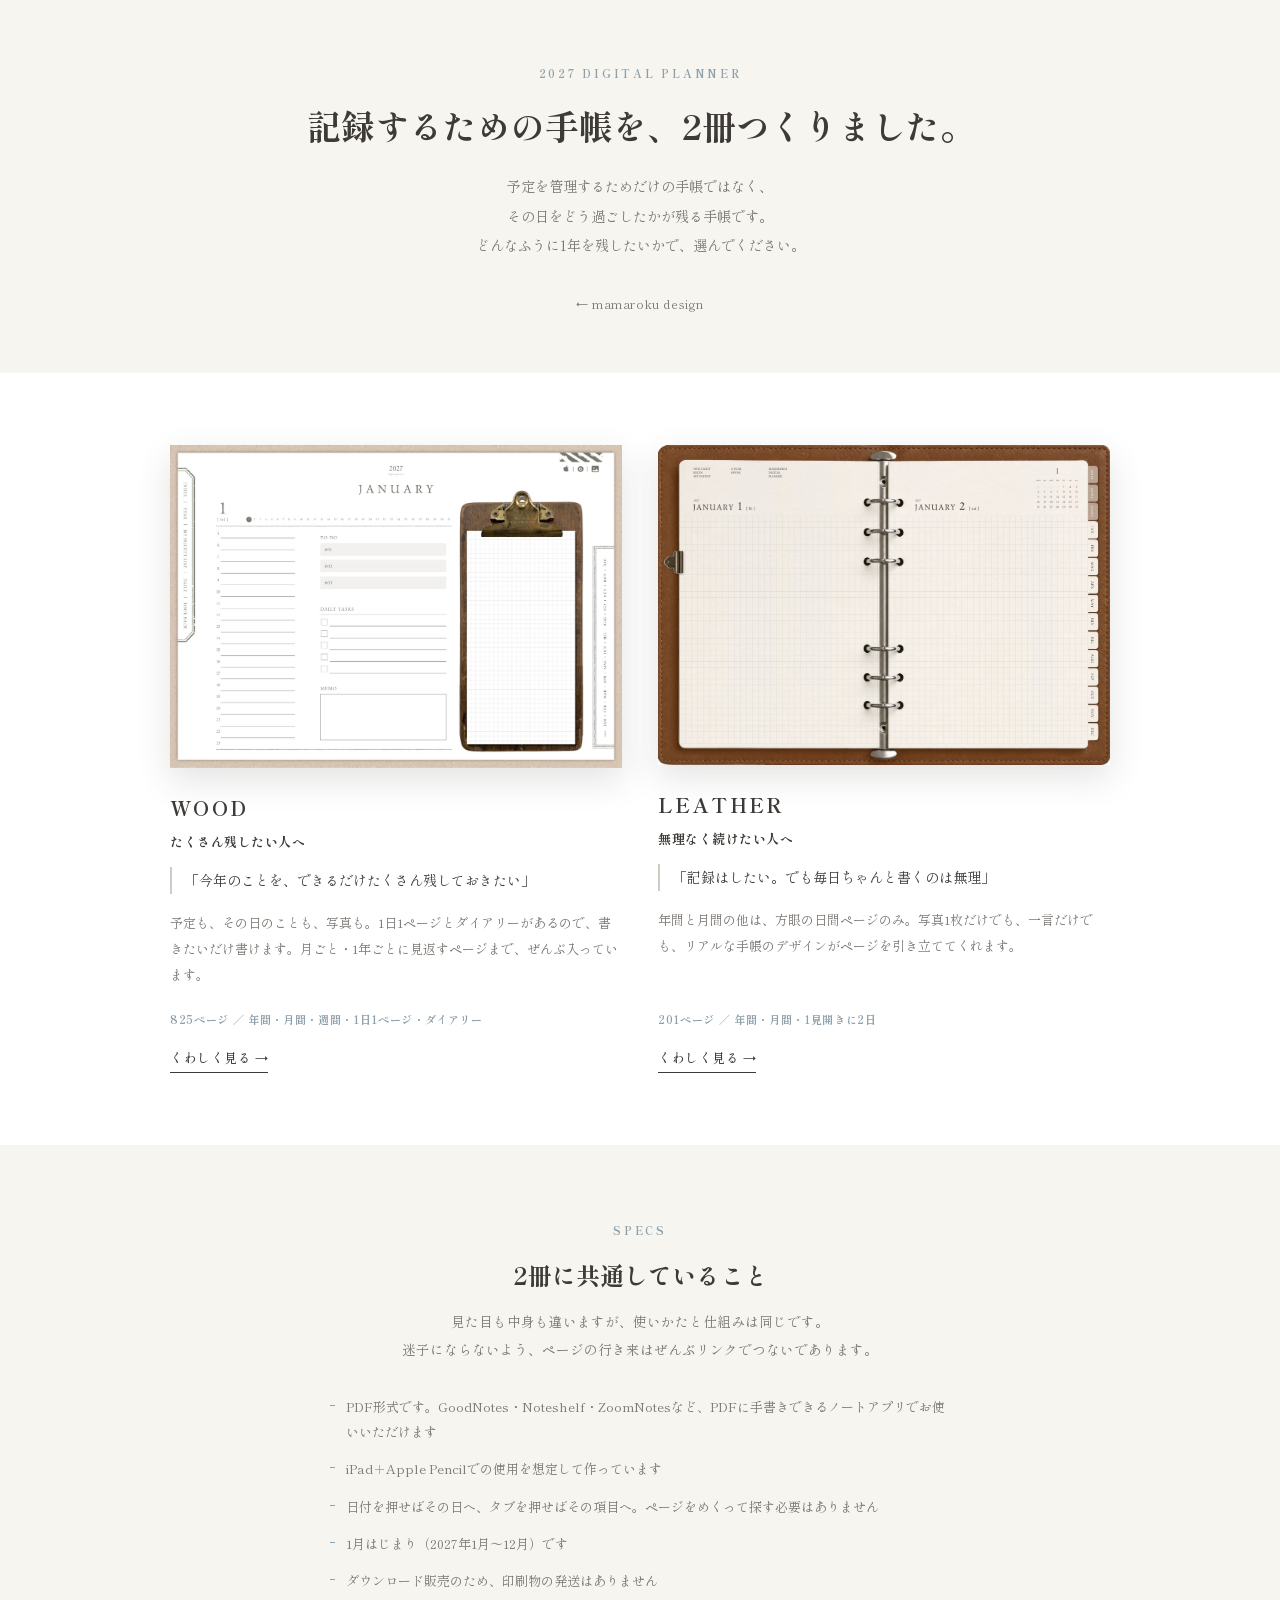
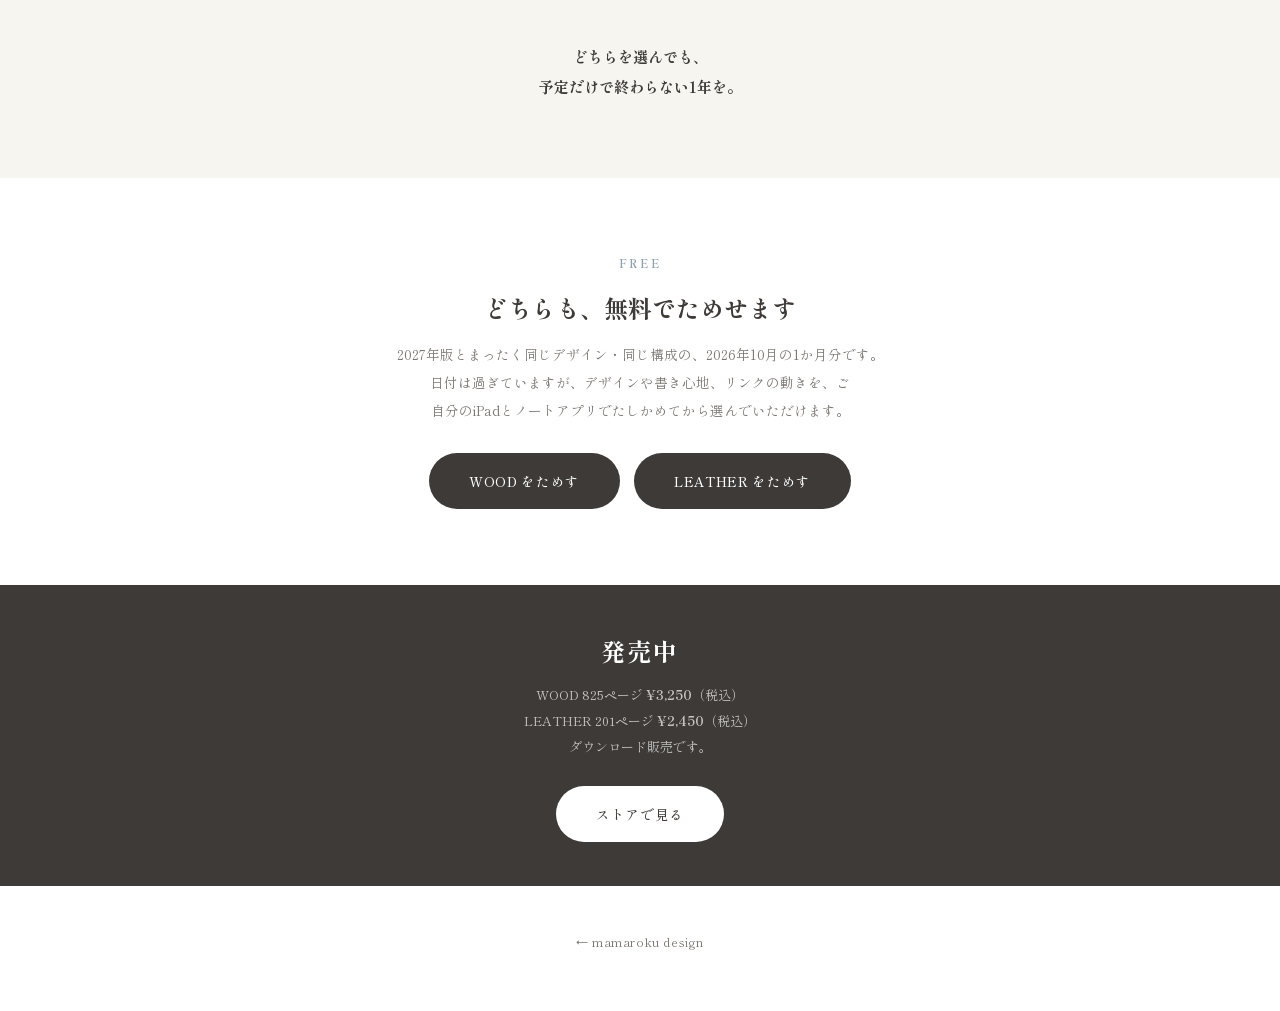
<file: planner2027II.html>
<!DOCTYPE html>
<html lang="ja">
<head>
<meta charset="UTF-8">
<meta name="viewport" content="width=device-width, initial-scale=1.0">
<title>2027 デジタルプランナー | mamaroku</title>
<meta name="description" content="mamarokuの2027年デジタルプランナー。予定を管理するだけではなく、その日をどう過ごしたかが残る手帳を2冊つくりました。GoodNotesなどのノートアプリで使えるPDF手帳です。">
<meta property="og:title" content="2027 デジタルプランナー | mamaroku">
<meta property="og:description" content="記録するための手帳を、2冊つくりました。WOOD と LEATHER。">
<meta property="og:image" content="https://mamaroku.com/images/planner/cover.jpg">
<meta property="og:type" content="website">
<script async src="https://www.googletagmanager.com/gtag/js?id=G-QBYGZ9TTWS"></script>
<script>
window.dataLayer = window.dataLayer || [];
function gtag(){dataLayer.push(arguments);}
gtag('js', new Date());
gtag('config', 'G-QBYGZ9TTWS');
</script>
<style>
  @import url('https://fonts.googleapis.com/css2?family=Shippori+Mincho:wght@400;500;600;700&display=swap');

  :root {
    --bg:      #FFFFFF;
    --taupe:   #CFCCC5;
    --paper:   #F7F5F0;
    --accent:  #8EA0AB;
    --dark:    #3D3A37;
    --mid:     #7A7672;
    --white:   #FFFFFF;
  }

  *, *::before, *::after { box-sizing: border-box; margin: 0; padding: 0; }
  html { scroll-behavior: smooth; }
  body {
    background: var(--bg);
    color: var(--dark);
    font-family: 'Shippori Mincho', 'Hiragino Mincho ProN', 'Yu Mincho', YuMincho, serif;
    font-weight: 400;
    line-height: 1.8;
    line-break: strict;          /* 長音符や小書き文字を行頭に落とさない */
  }

  /* 文の区切り。狭い画面では文の中で行数を均等に割る（余りの1行を作らない） */
  .ln { display: block; text-wrap: balance; }

  .label {
    font-size: 11px;
    letter-spacing: 0.25em;
    color: var(--accent);
    text-transform: uppercase;
    font-weight: 700;
    margin-bottom: 16px;
  }

  /* ===== HERO ===== */
  .hero {
    background: var(--paper);
    text-align: center;
    padding: 64px 24px 56px;
  }

  .hero__title {
    font-size: clamp(22px, 4.2vw, 34px);
    font-weight: 700;
    line-height: 1.55;
    margin-bottom: 20px;
    text-wrap: balance;
  }

  .hero__lead {
    font-size: 14px;
    color: var(--mid);
    max-width: 540px;
    margin: 0 auto;
    line-height: 2.1;
  }

  .hero__nav { display: flex; justify-content: center; gap: 28px; padding: 32px 0 0; flex-wrap: wrap; }

  .hero__nav-link {
    font-size: 12px;
    letter-spacing: 0.05em;
    color: var(--mid);
    text-decoration: none;
    border-bottom: 1px solid transparent;
    padding-bottom: 2px;
    transition: color 0.2s, border-color 0.2s;
  }

  .hero__nav-link:hover { color: var(--dark); border-color: var(--dark); }

  /* ===== 2冊のカード ===== */
  .picks { padding: 72px 24px; }

  .picks__inner {
    max-width: 940px;
    margin: 0 auto;
    display: grid;
    grid-template-columns: repeat(2, 1fr);
    gap: 48px 36px;
  }

  .book { display: flex; flex-direction: column; }

  .book__shot {
    display: block;
    width: 100%;
    height: auto;
    background: var(--paper);
    box-shadow: 0 12px 32px rgba(61,58,55,0.14);
    margin-bottom: 22px;
    transition: transform 0.35s cubic-bezier(0.22, 1, 0.36, 1), box-shadow 0.35s;
  }

  .book__link { text-decoration: none; color: inherit; display: flex; flex-direction: column; flex: 1; }
  .book__link:hover .book__shot,
  .book__link:focus-visible .book__shot {
    transform: translateY(-4px);
    box-shadow: 0 20px 44px rgba(61,58,55,0.2);
  }
  .book__link:focus-visible { outline: 2px solid var(--dark); outline-offset: 6px; }

  .book__name { font-size: 20px; font-weight: 700; letter-spacing: 0.12em; margin-bottom: 4px; }

  .book__catch {
    font-size: 13px;
    font-weight: 700;
    letter-spacing: 0.04em;
    margin-bottom: 14px;
  }

  .book__voice {
    font-size: 14px;
    line-height: 1.9;
    color: var(--dark);
    margin-bottom: 16px;
    padding-left: 13px;
    border-left: 2px solid var(--taupe);
    text-wrap: balance;
  }

  .book__spec {
    font-size: 11px;
    letter-spacing: 0.06em;
    color: var(--accent);
    font-weight: 700;
    margin: 4px 0 16px;
  }

  .book__desc { font-size: 13px; color: var(--mid); line-height: 2; margin-bottom: 18px; flex: 1; }

  .book__more {
    font-size: 13px;
    font-weight: 500;
    letter-spacing: 0.04em;
    border-bottom: 1px solid var(--dark);
    padding-bottom: 3px;
    align-self: flex-start;
  }

  .book__soon {
    font-size: 13px;
    font-weight: 500;
    letter-spacing: 0.04em;
    color: var(--accent);
    align-self: flex-start;
  }

  .book--soon .book__shot { opacity: 0.85; }

  /* ===== セクション ===== */
  .section { padding: 76px 24px; }
  .section--paper { background: var(--paper); }
  .section__inner { max-width: 880px; margin: 0 auto; }
  .section--center { text-align: center; }

  .section__title {
    font-size: clamp(19px, 2.8vw, 24px);
    font-weight: 700;
    line-height: 1.5;
    margin-bottom: 14px;
    text-wrap: balance;
  }

  .section__lead { font-size: 13.5px; color: var(--mid); line-height: 2.1; max-width: 620px; }
  .section--center .section__lead { margin-left: auto; margin-right: auto; }

  .specs {
    list-style: none;
    max-width: 620px;
    margin: 30px auto 0;
    display: flex;
    flex-direction: column;
    gap: 12px;
    text-align: left;
  }

  .specs li { font-size: 13px; color: var(--mid); line-height: 1.95; padding-left: 16px; position: relative; }
  .specs li::before {
    content: "";
    position: absolute;
    left: 0;
    top: 11px;
    width: 5px;
    height: 1px;
    background: var(--accent);
  }

  /* ===== ステータス ===== */
  .status { background: var(--dark); color: var(--white); text-align: center; padding: 44px 24px; }

  .status__title {
    font-size: clamp(19px, 3.2vw, 24px);
    font-weight: 700;
    letter-spacing: 0.08em;
    margin-bottom: 10px;
  }

  .status__desc { font-size: 13px; color: rgba(255,255,255,0.7); line-height: 2; margin-bottom: 26px; }

  .btn {
    display: inline-block;
    background: var(--white);
    color: var(--dark);
    text-decoration: none;
    font-size: 13.5px;
    font-weight: 500;
    letter-spacing: 0.05em;
    padding: 16px 40px;
    border-radius: 999px;
    transition: opacity 0.2s, scale 0.3s cubic-bezier(0.34, 1.56, 0.64, 1);
  }

  .btn:hover { opacity: 0.88; }
  .btn:active { scale: 0.96; }
  .btn--dark { background: var(--dark); color: var(--white); }

  .btn--soon {
    background: none;
    color: var(--accent);
    border: 1px solid var(--taupe);
    cursor: default;
  }
  .btn--soon:hover { opacity: 1; }
  .btn--soon:active { scale: 1; }

  .trials {
    margin-top: 28px;
    display: flex;
    justify-content: center;
    gap: 14px;
    flex-wrap: wrap;
  }

  .close {
    margin-top: 48px;
    font-size: 15px;
    font-weight: 700;
    line-height: 2;
    text-align: center;
  }

  .foot { text-align: center; padding: 40px 24px 56px; }

  @media (max-width: 720px) {
    .picks__inner { grid-template-columns: 1fr; gap: 52px; }
    .picks { padding: 56px 24px; }
    .hero { padding: 52px 22px 44px; }
    .section { padding: 60px 22px; }
  }

  @media (prefers-reduced-motion: reduce) {
    *, *::before, *::after { transition: none !important; }
    html { scroll-behavior: auto; }
  }
</style>
</head>
<body>

<section class="hero">
  <p class="label">2027 Digital Planner</p>
  <h1 class="hero__title">記録するための手帳を、2冊つくりました。</h1>
  <p class="hero__lead"><span class="ln">予定を管理するためだけの手帳ではなく、</span><span class="ln">その日をどう過ごしたかが残る手帳です。</span><span class="ln">どんなふうに1年を残したいかで、選んでください。</span></p>
  <div class="hero__nav">
    <a href="index.html" class="hero__nav-link">← mamaroku design</a>
  </div>
</section>

<section class="picks">
  <div class="picks__inner">

    <div class="book">
      <a class="book__link" href="planner-wood.html">
        <img class="book__shot" src="images/planner/thumb-wood.jpg" width="1200" height="857"
             alt="WOOD の1日1ページ。木のクリップボードと真鍮の金具">
        <p class="book__name">WOOD</p>
        <p class="book__catch">たくさん残したい人へ</p>
        <p class="book__voice">「今年のことを、できるだけたくさん残しておきたい」</p>
        <p class="book__desc">予定も、その日のことも、写真も。1日1ページとダイアリーがあるので、書きたいだけ書けます。月ごと・1年ごとに見返すページまで、ぜんぶ入っています。</p>
        <p class="book__spec">825ページ ／ 年間・月間・週間・1日1ページ・ダイアリー</p>
        <span class="book__more">くわしく見る →</span>
      </a>
    </div>

    <div class="book">
      <a class="book__link" href="planner-leather.html">
        <img class="book__shot" src="images/planner/thumb-leather.jpg" width="1200" height="857"
             alt="LEATHER の見開き。革のバインダーと6穴リング、一面の方眼">
        <p class="book__name">LEATHER</p>
        <p class="book__catch">無理なく続けたい人へ</p>
        <p class="book__voice">「記録はしたい。でも毎日ちゃんと書くのは無理」</p>
        <p class="book__desc">年間と月間の他は、方眼の日間ページのみ。写真1枚だけでも、一言だけでも、リアルな手帳のデザインがページを引き立ててくれます。</p>
        <p class="book__spec">201ページ ／ 年間・月間・1見開きに2日</p>
        <span class="book__more">くわしく見る →</span>
      </a>
    </div>

  </div>
</section>

<section class="section section--paper section--center">
  <div class="section__inner">
    <p class="label">Specs</p>
    <h2 class="section__title">2冊に共通していること</h2>
    <p class="section__lead"><span class="ln">見た目も中身も違いますが、使いかたと仕組みは同じです。</span><span class="ln">迷子にならないよう、ページの行き来はぜんぶリンクでつないであります。</span></p>
    <ul class="specs">
      <li>PDF形式です。GoodNotes・Noteshelf・ZoomNotesなど、PDFに手書きできるノートアプリでお使いいただけます</li>
      <li>iPad＋Apple Pencilでの使用を想定して作っています</li>
      <li>日付を押せばその日へ、タブを押せばその項目へ。ページをめくって探す必要はありません</li>
      <li>1月はじまり（2027年1月〜12月）です</li>
      <li>ダウンロード販売のため、印刷物の発送はありません</li>
    </ul>
    <p class="close"><span class="ln">どちらを選んでも、</span><span class="ln">予定だけで終わらない1年を。</span></p>
  </div>
</section>

<section class="section section--center">
  <div class="section__inner">
    <p class="label">Free</p>
    <h2 class="section__title">どちらも、無料でためせます</h2>
    <p class="section__lead"><span class="ln">2027年版とまったく同じデザイン・同じ構成の、2026年10月の1か月分です。</span><span class="ln">日付は過ぎていますが、デザインや書き心地、リンクの動きを、ご自分のiPadとノートアプリでたしかめてから選んでいただけます。</span></p>
    <div class="trials">
      <a class="btn btn--dark" href="files/mamaroku-planner-trial-2026-10.pdf" download="2026woodお試し版.pdf">WOOD をためす</a>
      <a class="btn btn--dark" href="files/mamaroku-planner-leather-trial-2026-10.pdf" download="2026leatherお試し版.pdf">LEATHER をためす</a>
    </div>
  </div>
</section>

<section class="status">
  <h2 class="status__title">発売中</h2>
  <p class="status__desc"><span class="ln">WOOD 825ページ <strong>¥3,250</strong>（税込）</span><span class="ln">LEATHER 201ページ <strong>¥2,450</strong>（税込）</span><span class="ln">ダウンロード販売です。</span></p>
  <a class="btn" href="https://mamaroku-design.stores.jp" target="_blank" rel="noopener"
     onclick="gtag('event','click_stores_planner',{position:'compare'})">ストアで見る</a>
</section>

<div class="foot">
  <a href="index.html" class="hero__nav-link">← mamaroku design</a>
</div>

</body>
</html>
</file>
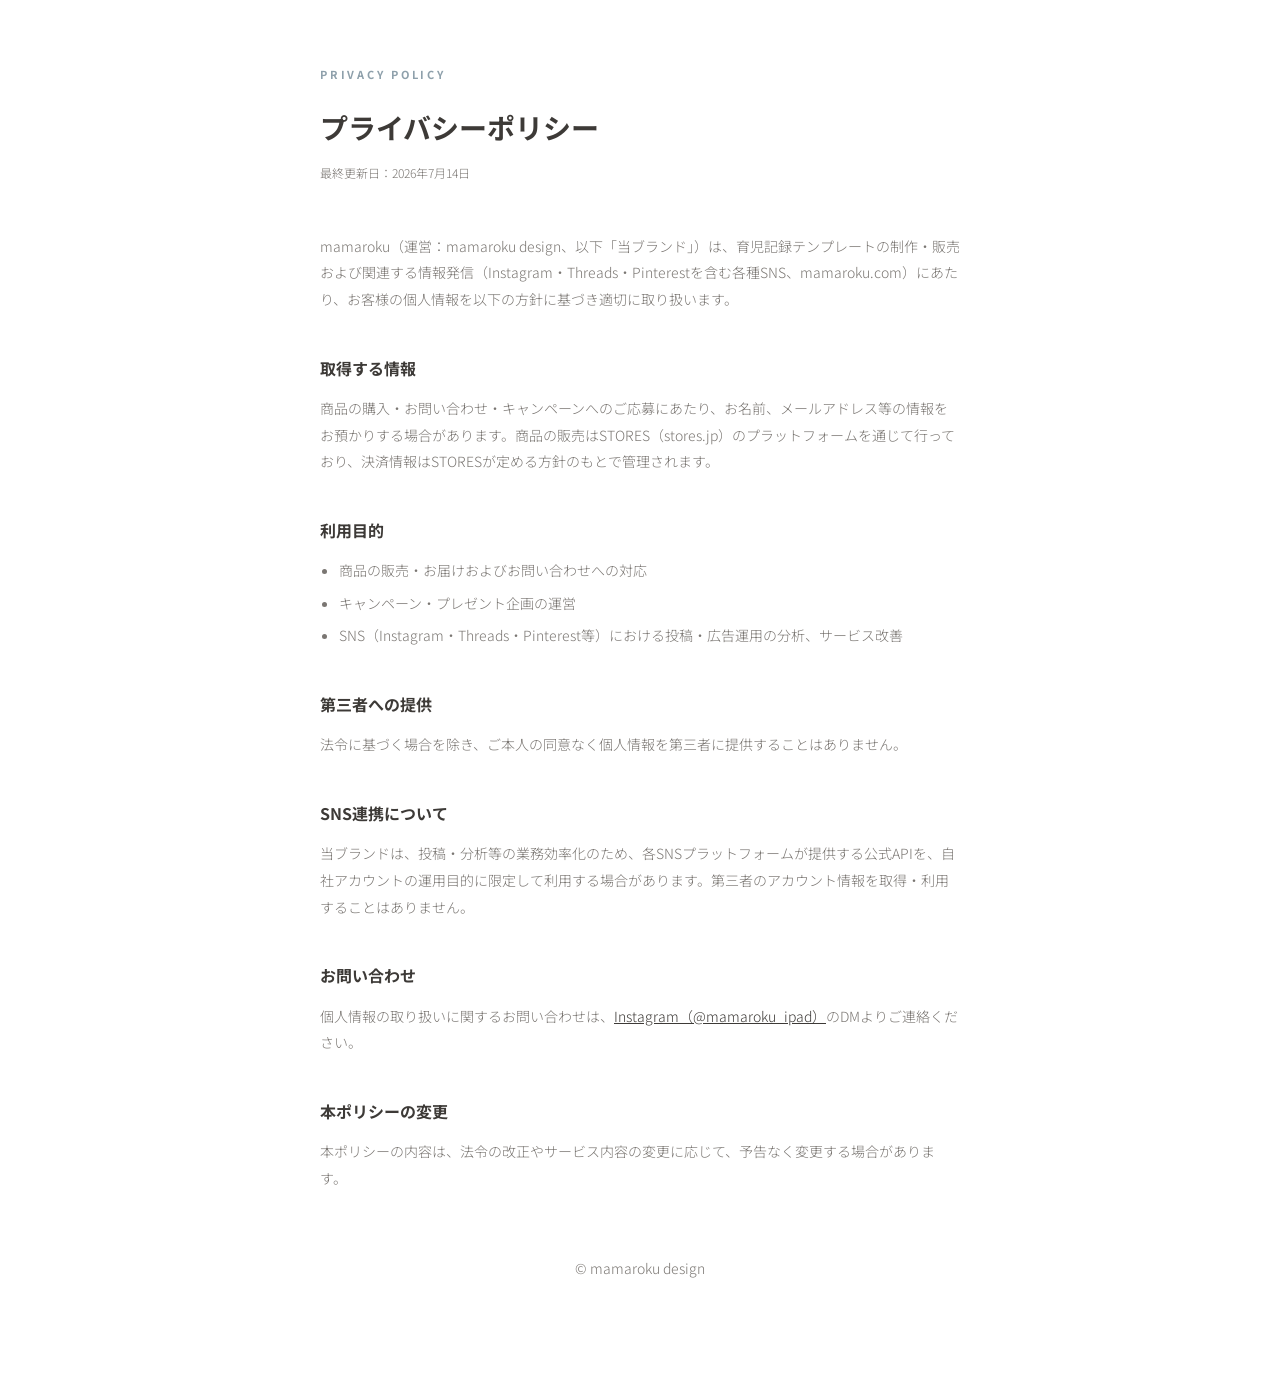
<file: privacy.html>
<!DOCTYPE html>
<html lang="ja">
<head>
<meta charset="UTF-8">
<meta name="viewport" content="width=device-width, initial-scale=1.0">
<title>プライバシーポリシー | mamaroku</title>
<meta name="description" content="mamaroku（mamaroku design）のプライバシーポリシー。個人情報の取り扱いについて説明しています。">
<style>
  @import url('https://fonts.googleapis.com/css2?family=Noto+Sans+JP:wght@300;400;500;700;900&display=swap');

  :root {
    --bg:      #FFFFFF;
    --accent:  #8EA0AB;
    --dark:    #3D3A37;
    --mid:     #7A7672;
  }

  *, *::before, *::after { box-sizing: border-box; margin: 0; padding: 0; }
  body {
    background: var(--bg);
    color: var(--dark);
    font-family: 'Noto Sans JP', sans-serif;
    font-weight: 300;
    line-height: 1.9;
    padding: 64px 24px 96px;
  }

  main {
    max-width: 640px;
    margin: 0 auto;
  }

  .label {
    font-size: 11px;
    letter-spacing: 0.25em;
    color: var(--accent);
    text-transform: uppercase;
    font-weight: 700;
    margin-bottom: 16px;
  }

  h1 {
    font-size: clamp(22px, 4vw, 28px);
    font-weight: 700;
    margin-bottom: 8px;
  }

  .updated {
    font-size: 12px;
    color: var(--mid);
    margin-bottom: 48px;
  }

  h2 {
    font-size: 16px;
    font-weight: 700;
    margin-top: 40px;
    margin-bottom: 12px;
  }

  p, li {
    font-size: 14px;
    color: var(--mid);
  }

  ul {
    padding-left: 1.2em;
    margin-top: 8px;
  }

  li {
    margin-bottom: 6px;
  }

  a {
    color: var(--dark);
  }

  footer {
    max-width: 640px;
    margin: 64px auto 0;
    font-size: 12px;
    color: var(--mid);
    text-align: center;
  }
</style>
</head>
<body>
<main>
  <div class="label">Privacy Policy</div>
  <h1>プライバシーポリシー</h1>
  <p class="updated">最終更新日：2026年7月14日</p>

  <p>mamaroku（運営：mamaroku design、以下「当ブランド」）は、育児記録テンプレートの制作・販売および関連する情報発信（Instagram・Threads・Pinterestを含む各種SNS、mamaroku.com）にあたり、お客様の個人情報を以下の方針に基づき適切に取り扱います。</p>

  <h2>取得する情報</h2>
  <p>商品の購入・お問い合わせ・キャンペーンへのご応募にあたり、お名前、メールアドレス等の情報をお預かりする場合があります。商品の販売はSTORES（stores.jp）のプラットフォームを通じて行っており、決済情報はSTORESが定める方針のもとで管理されます。</p>

  <h2>利用目的</h2>
  <ul>
    <li>商品の販売・お届けおよびお問い合わせへの対応</li>
    <li>キャンペーン・プレゼント企画の運営</li>
    <li>SNS（Instagram・Threads・Pinterest等）における投稿・広告運用の分析、サービス改善</li>
  </ul>

  <h2>第三者への提供</h2>
  <p>法令に基づく場合を除き、ご本人の同意なく個人情報を第三者に提供することはありません。</p>

  <h2>SNS連携について</h2>
  <p>当ブランドは、投稿・分析等の業務効率化のため、各SNSプラットフォームが提供する公式APIを、自社アカウントの運用目的に限定して利用する場合があります。第三者のアカウント情報を取得・利用することはありません。</p>

  <h2>お問い合わせ</h2>
  <p>個人情報の取り扱いに関するお問い合わせは、<a href="https://www.instagram.com/mamaroku_ipad/" target="_blank" rel="noopener noreferrer">Instagram（@mamaroku_ipad）</a>のDMよりご連絡ください。</p>

  <h2>本ポリシーの変更</h2>
  <p>本ポリシーの内容は、法令の改正やサービス内容の変更に応じて、予告なく変更する場合があります。</p>
</main>
<footer>
  <p>© mamaroku design</p>
</footer>
</body>
</html>
</file>
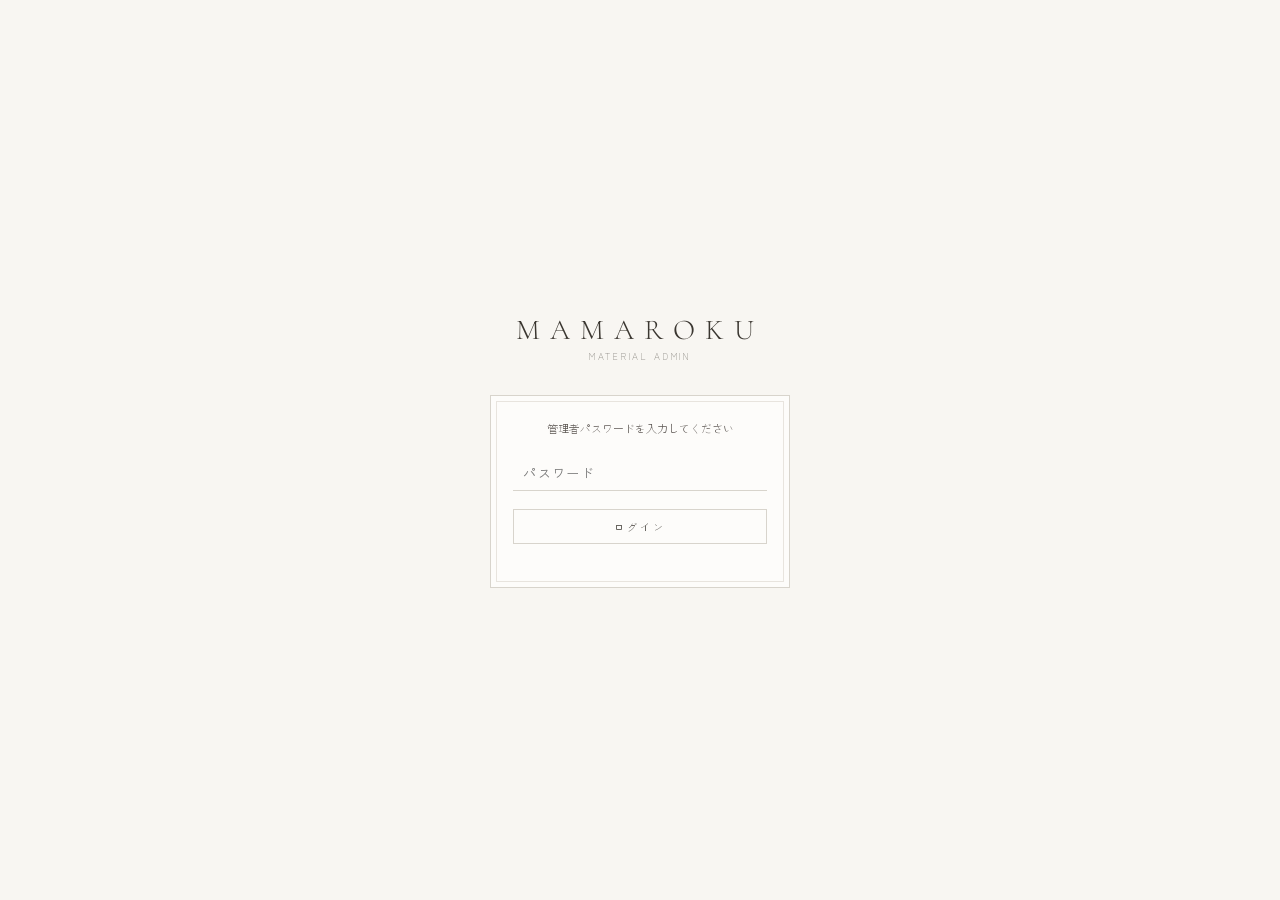
<file: 名称未設定フォルダ/material-admin.html>
<!DOCTYPE html>
<html lang="ja">
<head>
<meta charset="UTF-8">
<meta name="viewport" content="width=device-width, initial-scale=1.0, maximum-scale=1.0, user-scalable=no">
<title>mamaroku | 素材管理</title>
<link href="https://fonts.googleapis.com/css2?family=Cormorant+Garamond:wght@300;400&family=Zen+Kaku+Gothic+New:wght@300;400&display=swap" rel="stylesheet">
<style>
:root {
  --bg: #f8f6f2;
  --sur: #fdfcfa;
  --bd: #d8d4cc;
  --bdl: #e8e4de;
  --text: #3a3630;
  --muted: #5a5450;
  --faint: #7a7670;
  --acc: #5a524a;
  --rose: #d4a5a5;
  --blush: #f4e8e4;
  --dusty: #c8b8b0;
  --brown: #8a6f60;
}
* { box-sizing: border-box; margin: 0; padding: 0; }
html, body { 
  height: 100%; 
  width: 100%; 
  background: var(--bg); 
  font-family: 'Zen Kaku Gothic New', sans-serif; 
  font-weight: 300; 
  color: var(--text); 
  overflow: hidden;
}

/* ── LOGIN ── */
#login-screen {
  position: fixed;
  inset: 0;
  display: flex;
  flex-direction: column;
  align-items: center;
  justify-content: center;
  padding: 2rem;
  background: var(--bg);
  z-index: 100;
}
.ll {
  font-family: 'Cormorant Garamond', serif;
  font-size: 1.8rem;
  font-weight: 300;
  letter-spacing: 0.35em;
  color: var(--text);
  text-transform: uppercase;
  margin-bottom: 0.2rem;
}
.ls {
  font-size: 9px;
  letter-spacing: 0.3em;
  color: var(--faint);
  margin-bottom: 2rem;
  text-transform: uppercase;
}
.lf {
  width: 100%;
  max-width: 300px;
  border: 1px solid var(--bd);
  padding: 1.4rem;
  background: var(--sur);
  position: relative;
}
.lf::before {
  content: '';
  position: absolute;
  inset: 5px;
  border: 1px solid var(--bdl);
  pointer-events: none;
}
.ln {
  font-size: 11px;
  color: var(--muted);
  text-align: center;
  margin-bottom: 1.1rem;
  line-height: 1.7;
}
#pw-input {
  width: 100%;
  padding: 8px 10px;
  font-size: 13px;
  letter-spacing: 0.1em;
  border: none;
  border-bottom: 1px solid var(--bd);
  background: transparent;
  color: var(--text);
  outline: none;
  margin-bottom: 1.1rem;
  font-family: inherit;
}
#pw-btn {
  width: 100%;
  padding: 9px;
  font-size: 10px;
  font-weight: 300;
  letter-spacing: 0.3em;
  text-transform: uppercase;
  background: transparent;
  color: var(--text);
  border: 1px solid var(--bd);
  cursor: pointer;
  font-family: inherit;
  transition: all 0.2s;
}
#pw-btn:hover { background: var(--text); color: var(--bg); }
#pw-error {
  font-size: 11px;
  color: #a06060;
  text-align: center;
  margin-top: 7px;
  min-height: 14px;
}

/* ── MAIN SCREEN ── */
#main-screen {
  display: none;
  position: fixed;
  inset: 0;
  flex-direction: column;
}
#main-screen.active { display: flex; }

/* Header */
.header {
  background: var(--sur);
  border-bottom: 1px solid var(--bdl);
  padding: 16px;
  flex-shrink: 0;
}
.header h1 {
  font-family: 'Cormorant Garamond', serif;
  font-size: 1.5rem;
  font-weight: 300;
  letter-spacing: 0.3em;
  text-transform: uppercase;
  margin-bottom: 4px;
}
.header p {
  font-size: 10px;
  color: var(--faint);
  letter-spacing: 0.1em;
}

/* Tab Navigation */
.tabs {
  display: flex;
  background: var(--sur);
  border-bottom: 1px solid var(--bdl);
  flex-shrink: 0;
}
.tab {
  flex: 1;
  padding: 12px 8px;
  font-size: 10px;
  letter-spacing: 0.12em;
  text-transform: uppercase;
  border: none;
  background: transparent;
  color: var(--muted);
  cursor: pointer;
  font-family: inherit;
  transition: all 0.2s;
  border-right: 1px solid var(--bdl);
}
.tab:last-child { border-right: none; }
.tab.active {
  background: var(--text);
  color: var(--bg);
}

/* Content Area */
.content {
  flex: 1;
  overflow-y: auto;
  padding: 16px;
  background: var(--bg);
}

/* Category Management */
.cat-section {
  margin-bottom: 24px;
}
.cat-section h2 {
  font-size: 12px;
  letter-spacing: 0.2em;
  text-transform: uppercase;
  color: var(--acc);
  margin-bottom: 12px;
  padding-bottom: 6px;
  border-bottom: 1px solid var(--bdl);
}

.cat-input-group {
  display: flex;
  gap: 8px;
  margin-bottom: 16px;
}
.cat-input {
  flex: 1;
  padding: 10px 12px;
  border: 1px solid var(--bd);
  background: var(--sur);
  font-size: 12px;
  letter-spacing: 0.08em;
  color: var(--text);
  font-family: inherit;
  outline: none;
}
.cat-add-btn {
  padding: 10px 20px;
  background: var(--text);
  color: var(--bg);
  border: none;
  font-size: 10px;
  letter-spacing: 0.12em;
  text-transform: uppercase;
  cursor: pointer;
  font-family: inherit;
  transition: all 0.2s;
}
.cat-add-btn:hover { background: var(--acc); }

.cat-list {
  display: flex;
  flex-direction: column;
  gap: 8px;
}
.cat-item {
  display: flex;
  align-items: center;
  justify-content: space-between;
  padding: 12px;
  background: var(--sur);
  border: 1px solid var(--bdl);
  border-radius: 4px;
}
.cat-name {
  font-size: 12px;
  letter-spacing: 0.08em;
  color: var(--text);
}
.cat-actions {
  display: flex;
  gap: 6px;
}
.cat-btn {
  padding: 6px 12px;
  font-size: 9px;
  letter-spacing: 0.1em;
  text-transform: uppercase;
  border: 1px solid var(--bd);
  background: transparent;
  color: var(--muted);
  cursor: pointer;
  font-family: inherit;
  transition: all 0.2s;
}
.cat-btn:hover { background: var(--rose); color: #fff; border-color: var(--rose); }
.cat-btn.delete:hover { background: #a06060; border-color: #a06060; }
.cat-btn.lock { font-size: 13px; padding: 4px 10px; letter-spacing: 0; }
.cat-btn.lock.locked { color: #a06060; border-color: #a06060; }
.cat-btn.lock:hover { background: transparent; color: var(--acc); border-color: var(--acc); }
.cat-btn.lock.locked:hover { background: transparent; color: #7aaa7a; border-color: #7aaa7a; }

/* Material Upload */
.upload-section {
  margin-bottom: 24px;
}
.upload-section h2 {
  font-size: 12px;
  letter-spacing: 0.2em;
  text-transform: uppercase;
  color: var(--acc);
  margin-bottom: 12px;
  padding-bottom: 6px;
  border-bottom: 1px solid var(--bdl);
}

.upload-form {
  background: var(--sur);
  border: 1px solid var(--bdl);
  padding: 16px;
  border-radius: 4px;
}
.form-group {
  margin-bottom: 16px;
}
.form-label {
  display: block;
  font-size: 10px;
  letter-spacing: 0.12em;
  text-transform: uppercase;
  color: var(--muted);
  margin-bottom: 8px;
}
.form-select {
  width: 100%;
  padding: 10px 12px;
  border: 1px solid var(--bd);
  background: var(--bg);
  font-size: 12px;
  color: var(--text);
  font-family: inherit;
  outline: none;
}

.file-input-wrapper {
  position: relative;
  display: flex;
  flex-direction: column;
  align-items: center;
  justify-content: center;
  padding: 32px;
  border: 2px dashed var(--bd);
  background: var(--bg);
  cursor: pointer;
  transition: all 0.2s;
}
.file-input-wrapper:hover { border-color: var(--acc); }
.file-input-wrapper input { display: none; }
.file-icon {
  font-size: 32px;
  color: var(--muted);
  margin-bottom: 8px;
}
.file-text {
  font-size: 11px;
  color: var(--muted);
  letter-spacing: 0.08em;
}

.preview-area {
  margin-top: 12px;
  display: none;
  flex-direction: column;
  gap: 8px;
}
.preview-area.active { display: flex; }
.preview-img {
  max-width: 200px;
  max-height: 200px;
  border: 1px solid var(--bd);
  background: transparent;
  display: block;
  margin: 0 auto;
}
.upload-btn {
  width: 100%;
  padding: 12px;
  background: var(--text);
  color: var(--bg);
  border: none;
  font-size: 11px;
  letter-spacing: 0.15em;
  text-transform: uppercase;
  cursor: pointer;
  font-family: inherit;
  transition: all 0.2s;
  margin-top: 16px;
}
.upload-btn:hover { background: var(--acc); }
.upload-btn:disabled {
  opacity: 0.3;
  cursor: not-allowed;
}

/* Material Gallery */
.gallery-section-header {
  display: flex;
  align-items: center;
  justify-content: space-between;
  margin-bottom: 12px;
  padding-bottom: 6px;
  border-bottom: 1px solid var(--bdl);
}
.gallery-section-header h2 {
  font-size: 12px;
  letter-spacing: 0.2em;
  text-transform: uppercase;
  color: var(--acc);
  margin: 0; padding: 0; border: none;
}
.select-toggle-btn {
  font-size: 9px;
  letter-spacing: 0.12em;
  text-transform: uppercase;
  border: 1px solid var(--bd);
  background: transparent;
  color: var(--muted);
  padding: 5px 10px;
  cursor: pointer;
  font-family: inherit;
  transition: all 0.2s;
}
.select-toggle-btn:hover, .select-toggle-btn.active {
  background: var(--text); color: var(--bg); border-color: var(--text);
}
.gallery-cats {
  display: flex;
  flex-direction: column;
  gap: 24px;
}
.gallery-cat {
  background: var(--sur);
  border: 1px solid var(--bdl);
  padding: 16px;
  border-radius: 4px;
  overflow: hidden;
}
.gallery-cat-header {
  display: flex;
  align-items: center;
  justify-content: space-between;
  margin-bottom: 12px;
  padding-bottom: 8px;
  border-bottom: 1px solid var(--bdl);
}
.gallery-cat-title {
  font-size: 11px;
  letter-spacing: 0.15em;
  text-transform: uppercase;
  color: var(--text);
}
.gallery-cat-lock-btn {
  font-size: 10px;
  letter-spacing: 0.08em;
  border: 1px solid var(--bd);
  background: transparent;
  color: var(--muted);
  padding: 4px 10px;
  cursor: pointer;
  font-family: inherit;
  border-radius: 20px;
  transition: all 0.2s;
  white-space: nowrap;
}
.gallery-cat-lock-btn.locked {
  border-color: #c08080;
  color: #a06060;
}
.gallery-cat-lock-btn:hover { opacity: 0.7; }
.select-mode .gallery-cat-lock-btn { display: none; }
.select-all-cat-btn {
  display: none;
  font-size: 9px;
  letter-spacing: 0.1em;
  text-transform: uppercase;
  border: 1px solid var(--bd);
  background: transparent;
  color: var(--muted);
  padding: 4px 8px;
  cursor: pointer;
  font-family: inherit;
  transition: all 0.2s;
}
.select-mode .select-all-cat-btn { display: block; }
.gallery-grid {
  display: grid;
  grid-template-columns: repeat(6, 1fr);
  gap: 6px;
}
.gallery-item {
  position: relative;
  aspect-ratio: 1/1;
  border: 2px solid var(--bd);
  border-radius: 8px;
  padding: 8px;
  background: transparent;
  display: flex;
  align-items: center;
  justify-content: center;
  min-width: 0;
  overflow: hidden;
}
.gallery-item img {
  width: 100%;
  height: 100%;
  object-fit: contain;
  display: block;
}
.gallery-item-delete {
  position: absolute;
  top: 2px;
  right: 2px;
  width: 16px;
  height: 16px;
  background: rgba(160, 96, 96, 0.9);
  border: none;
  border-radius: 50%;
  color: #fff;
  font-size: 10px;
  cursor: pointer;
  display: flex;
  align-items: center;
  justify-content: center;
  opacity: 0;
  transition: all 0.2s;
}
.gallery-item:hover .gallery-item-delete { opacity: 1; }
.gallery-item-delete:hover { background: #a06060; }
.gallery-item-lock {
  position: absolute;
  top: 2px;
  left: 2px;
  width: 16px;
  height: 16px;
  background: rgba(180, 180, 180, 0.6);
  border: none;
  border-radius: 50%;
  color: #fff;
  font-size: 9px;
  cursor: pointer;
  display: flex;
  align-items: center;
  justify-content: center;
  opacity: 1;
  transition: all 0.2s;
  line-height: 1;
}
.gallery-item.item-locked .gallery-item-lock { background: rgba(160, 96, 96, 0.9); }
.gallery-item.item-locked { border-color: #c08080; }
.select-mode .gallery-item { cursor: pointer; }
.select-mode .gallery-item-delete { display: none !important; }
.select-mode .gallery-item-lock { display: none !important; }
.gallery-item.selected {
  border-color: var(--rose);
  background: rgba(212, 165, 165, 0.12);
}
.gallery-item.selected::after {
  content: '✓';
  position: absolute;
  top: 3px;
  left: 3px;
  width: 16px;
  height: 16px;
  background: var(--rose);
  border-radius: 50%;
  color: #fff;
  font-size: 9px;
  display: flex;
  align-items: center;
  justify-content: center;
  z-index: 1;
}
.bulk-bar {
  position: fixed;
  bottom: 0;
  left: 0;
  right: 0;
  background: var(--text);
  color: var(--bg);
  padding: 14px 16px;
  display: flex;
  align-items: center;
  justify-content: space-between;
  z-index: 50;
  transform: translateY(100%);
  transition: transform 0.25s ease;
}
.bulk-bar.visible { transform: translateY(0); }
.bulk-count { font-size: 11px; letter-spacing: 0.08em; color: rgba(248,246,242,0.7); }
.bulk-actions { display: flex; gap: 8px; }
.bulk-delete-btn {
  padding: 8px 16px;
  font-size: 10px;
  letter-spacing: 0.12em;
  text-transform: uppercase;
  background: var(--rose);
  color: #fff;
  border: none;
  cursor: pointer;
  font-family: inherit;
  transition: all 0.2s;
}
.bulk-delete-btn:disabled { opacity: 0.4; cursor: not-allowed; }
.bulk-delete-btn:not(:disabled):hover { background: #a06060; }
.bulk-cancel-btn {
  padding: 8px 14px;
  font-size: 10px;
  letter-spacing: 0.12em;
  text-transform: uppercase;
  background: transparent;
  color: rgba(248,246,242,0.8);
  border: 1px solid rgba(248,246,242,0.3);
  cursor: pointer;
  font-family: inherit;
  transition: all 0.2s;
}
.bulk-cancel-btn:hover { border-color: rgba(248,246,242,0.7); color: var(--bg); }

.empty-state {
  text-align: center;
  padding: 32px;
  color: var(--faint);
  font-size: 11px;
  letter-spacing: 0.08em;
}
</style>
</head>
<body>

<!-- Login Screen -->
<div id="login-screen">
  <div class="ll">mamaroku</div>
  <div class="ls">material admin</div>
  <div class="lf">
    <div class="ln">管理者パスワードを入力してください</div>
    <input type="password" id="pw-input" placeholder="パスワード" />
    <button id="pw-btn">ログイン</button>
    <div id="pw-error"></div>
  </div>
</div>

<!-- Main Screen -->
<div id="main-screen">
  <div class="header">
    <h1>素材管理</h1>
    <p>カテゴリと素材を管理</p>
  </div>

  <div class="tabs">
    <button class="tab active" data-tab="categories">カテゴリ管理</button>
    <button class="tab" data-tab="upload">素材アップロード</button>
    <button class="tab" data-tab="gallery">素材一覧</button>
    <button class="tab" data-tab="backup">バックアップ</button>
  </div>

  <div class="content">
    <!-- Categories Tab -->
    <div id="tab-categories" class="tab-content active">
      <div class="cat-section">
        <h2>カテゴリを追加</h2>
        <div class="cat-input-group">
          <input type="text" class="cat-input" id="new-cat-input" placeholder="カテゴリ名を入力" />
          <button class="cat-add-btn" id="add-cat-btn">追加</button>
        </div>
      </div>

      <div class="cat-section">
        <h2>カテゴリ一覧</h2>
        <div class="cat-list" id="cat-list"></div>
      </div>
    </div>

    <!-- Upload Tab -->
    <div id="tab-upload" class="tab-content" style="display: none;">
      <div class="upload-section">
        <h2>素材をアップロード</h2>
        <div class="upload-form">
          <div class="form-group">
            <label class="form-label">カテゴリを選択</label>
            <select class="form-select" id="upload-cat-select">
              <option value="">カテゴリを選択してください</option>
            </select>
          </div>

          <div class="form-group">
            <label class="form-label">画像ファイル（PNG推奨）</label>
            <label class="file-input-wrapper" id="file-wrapper">
              <input type="file" id="file-input" accept="image/png,image/jpeg" multiple />
              <div class="file-icon">📁</div>
              <div class="file-text">クリックして画像を選択（複数選択可）</div>
            </label>
            <div class="preview-area" id="preview-area">
              <div id="preview-container" style="display: grid; grid-template-columns: repeat(3, 1fr); gap: 8px;"></div>
              <div id="file-count" style="text-align: center; margin-top: 8px; font-size: 11px; color: var(--muted);"></div>
            </div>
          </div>

          <button class="upload-btn" id="upload-submit-btn" disabled>アップロード</button>
        </div>
      </div>
    </div>

    <!-- Gallery Tab -->
    <div id="tab-gallery" class="tab-content" style="display: none;">
      <div class="gallery-section">
        <div class="gallery-section-header">
          <h2>アップロード済み素材</h2>
          <button class="select-toggle-btn" id="select-toggle-btn">まとめて削除</button>
        </div>
        <div class="gallery-cats" id="gallery-cats"></div>
      </div>
    </div>

    <!-- Backup Tab -->
    <div id="tab-backup" class="tab-content" style="display: none;">
      <div class="cat-section">
        <h2>公開用素材データを書き出し</h2>
        <p style="font-size: 11px; color: var(--muted); margin-bottom: 12px; line-height: 1.6;">
          ステッカーメーカーで使用する素材データ（materials.json）をダウンロードします。<br>
          このファイルをステッカーメーカーと同じフォルダに配置してください。
        </p>
        <button class="cat-add-btn" id="export-public-btn" style="width: 100%;">
          materials.json をダウンロード
        </button>
      </div>

      <div class="cat-section" style="border-top: 1px solid var(--bdl); padding-top: 24px; margin-top: 24px;">
        <h2>管理者用バックアップ</h2>
        <p style="font-size: 11px; color: var(--muted); margin-bottom: 12px; line-height: 1.6;">
          全てのカテゴリと素材データをバックアップします。<br>
          他のデバイスで管理画面を使用する場合や、バックアップとして保存できます。
        </p>
        <button class="cat-add-btn" id="export-btn" style="width: 100%;">
          バックアップをダウンロード
        </button>
      </div>

      <div class="cat-section">
        <h2>バックアップから復元</h2>
        <p style="font-size: 11px; color: var(--muted); margin-bottom: 12px; line-height: 1.6;">
          以前エクスポートしたバックアップファイルを読み込みます。<br>
          <strong style="color: #a06060;">※ 現在のデータは上書きされます</strong>
        </p>
        <div class="upload-form">
          <label class="file-input-wrapper" id="import-wrapper" style="padding: 24px;">
            <input type="file" id="import-input" accept=".json" />
            <div class="file-icon">📥</div>
            <div class="file-text">JSONファイルを選択</div>
          </label>
        </div>
      </div>
    </div>
  </div>
</div>

<script>
// ============================================================
// Storage Keys
// ============================================================
const STORAGE_KEYS = {
  CATEGORIES: 'mamaroku_categories',
  MATERIALS: 'mamaroku_materials',
  SHARED_CATEGORIES: 'mamaroku_shared_categories',
  SHARED_MATERIALS: 'mamaroku_shared_materials',
  LOCKED_CATS: 'mamaroku_locked_cats'
};

// ============================================================
// Wait for DOM to be ready
// ============================================================
document.addEventListener('DOMContentLoaded', () => {

// ============================================================
// Login
// ============================================================
const PASSWORD_HASH = '7ea33d715d7ef8806283dcdd7197e950662090d1d9593a020a5a9c298293827b';
let loginAttempts = 0;
const MAX_ATTEMPTS = 5;
let lockoutUntil = 0;

async function sha256(str){
  const buf=await crypto.subtle.digest('SHA-256',new TextEncoder().encode(str));
  return Array.from(new Uint8Array(buf)).map(b=>b.toString(16).padStart(2,'0')).join('');
}

document.getElementById('pw-btn').addEventListener('click', checkPassword);
document.getElementById('pw-input').addEventListener('keypress', (e) => {
  if (e.key === 'Enter') checkPassword();
});

async function checkPassword() {
  const now = Date.now();
  if (lockoutUntil > now) {
    const remaining = Math.ceil((lockoutUntil - now) / 1000);
    document.getElementById('pw-error').textContent = `${remaining}秒後に再試行してください`;
    return;
  }

  const input = document.getElementById('pw-input').value;
  const hash = await sha256(input);
  if (hash === PASSWORD_HASH) {
    document.getElementById('login-screen').style.display = 'none';
    document.getElementById('main-screen').classList.add('active');
    loadCategories();
    loadLockedCats();
    renderCategoryList();
    renderUploadCategorySelect();
    renderGallery();
  } else {
    loginAttempts++;
    const remaining = MAX_ATTEMPTS - loginAttempts;
    if (loginAttempts >= MAX_ATTEMPTS) {
      lockoutUntil = Date.now() + 60000;
      document.getElementById('pw-error').textContent = '試行回数超過。60秒後に再試行してください';
      setTimeout(() => {
        loginAttempts = 0;
        document.getElementById('pw-error').textContent = '';
      }, 60000);
    } else {
      document.getElementById('pw-error').textContent = `パスワードが違います（残り${remaining}回）`;
    }
  }
}

// ============================================================
// Tab Switching
// ============================================================
document.querySelectorAll('.tab').forEach(tab => {
  tab.addEventListener('click', () => {
    const tabName = tab.dataset.tab;
    
    // Update active tab
    document.querySelectorAll('.tab').forEach(t => t.classList.remove('active'));
    tab.classList.add('active');
    
    // Update active content
    document.querySelectorAll('.tab-content').forEach(c => c.style.display = 'none');
    document.getElementById(`tab-${tabName}`).style.display = 'block';
    
    // Refresh data
    if (tabName === 'categories') {
      renderCategoryList();
    } else if (tabName === 'upload') {
      renderUploadCategorySelect();
    } else if (tabName === 'gallery') {
      renderGallery();
    }
  });
});

// ============================================================
// Data Management
// ============================================================
let categories = [];
let materials = {};
let lockedCats = [];

function loadCategories() {
  const saved = localStorage.getItem(STORAGE_KEYS.CATEGORIES);
  categories = saved ? JSON.parse(saved) : [];
}

function saveCategories() {
  localStorage.setItem(STORAGE_KEYS.CATEGORIES, JSON.stringify(categories));
}

function loadMaterials() {
  const saved = localStorage.getItem(STORAGE_KEYS.MATERIALS);
  materials = saved ? JSON.parse(saved) : {};
}

function saveMaterials() {
  localStorage.setItem(STORAGE_KEYS.MATERIALS, JSON.stringify(materials));
}

function loadLockedCats() {
  const saved = localStorage.getItem(STORAGE_KEYS.LOCKED_CATS);
  lockedCats = saved ? JSON.parse(saved) : [];
}

function saveLockedCats() {
  localStorage.setItem(STORAGE_KEYS.LOCKED_CATS, JSON.stringify(lockedCats));
}

function toggleCatLock(catName) {
  if (lockedCats.includes(catName)) {
    lockedCats = lockedCats.filter(c => c !== catName);
  } else {
    lockedCats.push(catName);
  }
  saveLockedCats();
  renderCategoryList();
  renderGallery();
}

// ============================================================
// Category Management
// ============================================================
document.getElementById('add-cat-btn').addEventListener('click', addCategory);
document.getElementById('new-cat-input').addEventListener('keypress', (e) => {
  if (e.key === 'Enter') addCategory();
});

function addCategory() {
  const input = document.getElementById('new-cat-input');
  const name = input.value.trim();
  
  if (!name) {
    alert('カテゴリ名を入力してください');
    return;
  }
  
  if (categories.includes(name)) {
    alert('このカテゴリは既に存在します');
    return;
  }
  
  categories.push(name);
  saveCategories();
  input.value = '';
  renderCategoryList();
  renderUploadCategorySelect();
  alert('カテゴリを追加しました');
}

function deleteCategory(catName) {
  if (!confirm(`「${catName}」を削除しますか？\nこのカテゴリの素材もすべて削除されます。`)) {
    return;
  }
  
  categories = categories.filter(c => c !== catName);
  saveCategories();
  
  // Delete materials in this category
  loadMaterials();
  delete materials[catName];
  saveMaterials();
  
  renderCategoryList();
  renderUploadCategorySelect();
  renderGallery();
}

function renderCategoryList() {
  const list = document.getElementById('cat-list');

  if (categories.length === 0) {
    list.innerHTML = '<div class="empty-state">カテゴリがありません</div>';
    return;
  }

  list.innerHTML = categories.map(cat => {
    const isLocked = lockedCats.includes(cat);
    return `
    <div class="cat-item">
      <div class="cat-name">${cat}</div>
      <div class="cat-actions">
        <button class="cat-btn lock${isLocked ? ' locked' : ''}" onclick="toggleCatLock('${cat}')" title="${isLocked ? '鍵あり（タップで解除）' : '鍵なし（タップでロック）'}">${isLocked ? '🔒' : '🔓'}</button>
        <button class="cat-btn delete" onclick="deleteCategory('${cat}')">削除</button>
      </div>
    </div>
  `}).join('');
}

// ============================================================
// Material Upload
// ============================================================
let selectedFiles = [];
let selectedFilesData = [];

document.getElementById('file-input').addEventListener('change', handleFileSelect);
document.getElementById('upload-submit-btn').addEventListener('click', uploadMaterial);

function renderUploadCategorySelect() {
  const select = document.getElementById('upload-cat-select');
  select.innerHTML = '<option value="">カテゴリを選択してください</option>' +
    categories.map(cat => `<option value="${cat}">${cat}</option>`).join('');
}

function handleFileSelect(e) {
  const files = Array.from(e.target.files);
  if (files.length === 0) return;
  
  selectedFiles = files;
  selectedFilesData = [];
  
  const previewContainer = document.getElementById('preview-container');
  const fileCount = document.getElementById('file-count');
  previewContainer.innerHTML = '';
  
  let loadedCount = 0;
  
  files.forEach((file, index) => {
    const reader = new FileReader();
    reader.onload = (event) => {
      selectedFilesData[index] = {
        name: file.name,
        data: event.target.result
      };
      
      // プレビュー画像を追加
      const img = document.createElement('img');
      img.src = event.target.result;
      img.style.cssText = 'width: 100%; aspect-ratio: 1/1; object-fit: contain; border: 1px solid var(--bd); background: transparent;';
      previewContainer.appendChild(img);
      
      loadedCount++;
      if (loadedCount === files.length) {
        document.getElementById('preview-area').classList.add('active');
        fileCount.textContent = `${files.length}個のファイルを選択中`;
        updateUploadButton();
      }
    };
    reader.readAsDataURL(file);
  });
}

function updateUploadButton() {
  const catSelected = document.getElementById('upload-cat-select').value;
  const fileSelected = selectedFiles.length > 0;
  document.getElementById('upload-submit-btn').disabled = !(catSelected && fileSelected);
}

document.getElementById('upload-cat-select').addEventListener('change', updateUploadButton);

function uploadMaterial() {
  const category = document.getElementById('upload-cat-select').value;
  
  if (!category || selectedFilesData.length === 0) {
    alert('カテゴリと画像を選択してください');
    return;
  }
  
  loadMaterials();
  
  if (!materials[category]) {
    materials[category] = [];
  }
  
  // 複数ファイルを一括追加
  selectedFilesData.forEach(fileData => {
    materials[category].push({
      id: Date.now() + Math.random(), // ユニークなIDを生成
      data: fileData.data,
      name: fileData.name
    });
  });
  
  saveMaterials();
  
  const uploadCount = selectedFilesData.length;
  
  // Reset form
  selectedFiles = [];
  selectedFilesData = [];
  document.getElementById('file-input').value = '';
  document.getElementById('preview-area').classList.remove('active');
  document.getElementById('preview-container').innerHTML = '';
  document.getElementById('file-count').textContent = '';
  document.getElementById('upload-cat-select').value = '';
  updateUploadButton();
  
  alert(`${uploadCount}個の素材をアップロードしました`);
}

// ============================================================
// Gallery
// ============================================================
let selectMode = false;
let selectedItems = {};

function esc(s) {
  return String(s).replace(/&/g,'&amp;').replace(/</g,'&lt;').replace(/>/g,'&gt;').replace(/"/g,'&quot;');
}

function renderGallery() {
  loadMaterials();
  const container = document.getElementById('gallery-cats');
  container.classList.toggle('select-mode', selectMode);

  if (categories.length === 0) {
    container.innerHTML = '<div class="empty-state">カテゴリがありません</div>';
    return;
  }

  container.innerHTML = categories.map(cat => {
    const items = materials[cat] || [];
    const catSel = selectedItems[cat] || new Set();
    const allSel = items.length > 0 && items.every(m => catSel.has(m.id));

    return `
      <div class="gallery-cat" data-cat="${esc(cat)}">
        <div class="gallery-cat-header">
          <div class="gallery-cat-title">${esc(cat)} (${items.length})</div>
          <div style="display:flex;align-items:center;gap:6px;">
            <button class="gallery-cat-lock-btn${lockedCats.includes(cat) ? ' locked' : ''}" data-cat="${esc(cat)}">${lockedCats.includes(cat) ? '🔒 カテゴリ鍵あり' : '🔓 カテゴリ鍵なし'}</button>
            <button class="select-all-cat-btn">${allSel ? '全解除' : '全選択'}</button>
          </div>
        </div>
        ${items.length === 0
          ? '<div class="empty-state">素材がありません</div>'
          : `<div class="gallery-grid">${items.map(item => `
              <div class="gallery-item${catSel.has(item.id) ? ' selected' : ''}${item.locked ? ' item-locked' : ''}" data-cat="${esc(cat)}" data-id="${item.id}">
                <img src="${item.data}" alt="${esc(item.name)}" />
                <button class="gallery-item-lock" data-cat="${esc(cat)}" data-id="${item.id}" title="${item.locked ? 'ロック中（タップで解除）' : 'ロックなし（タップでロック）'}">${item.locked ? '🔒' : '🔓'}</button>
                <button class="gallery-item-delete" data-cat="${esc(cat)}" data-id="${item.id}">×</button>
              </div>
            `).join('')}</div>`
        }
      </div>
    `;
  }).join('');
}

function toggleItemLock(category, itemId) {
  loadMaterials();
  const item = (materials[category] || []).find(m => m.id === itemId);
  if (!item) return;
  item.locked = !item.locked;
  saveMaterials();
  renderGallery();
}

function deleteMaterial(category, itemId) {
  if (!confirm('この素材を削除しますか?')) return;
  loadMaterials();
  materials[category] = materials[category].filter(m => m.id !== itemId);
  saveMaterials();
  renderGallery();
}

// ============================================================
// Bulk Delete
// ============================================================
document.getElementById('gallery-cats').addEventListener('click', function(e) {
  const selectAllBtn = e.target.closest('.select-all-cat-btn');
  if (selectAllBtn && selectMode) {
    e.stopPropagation();
    const cat = selectAllBtn.closest('.gallery-cat').dataset.cat;
    handleSelectAll(selectAllBtn, cat);
    return;
  }

  const catLockBtn = e.target.closest('.gallery-cat-lock-btn');
  if (catLockBtn) {
    e.stopPropagation();
    toggleCatLock(catLockBtn.dataset.cat);
    return;
  }

  const lockBtn = e.target.closest('.gallery-item-lock');
  if (lockBtn) {
    e.stopPropagation();
    if (!selectMode) {
      toggleItemLock(lockBtn.dataset.cat, parseFloat(lockBtn.dataset.id));
    }
    return;
  }

  const deleteBtn = e.target.closest('.gallery-item-delete');
  if (deleteBtn) {
    e.stopPropagation();
    if (!selectMode) {
      deleteMaterial(deleteBtn.dataset.cat, parseFloat(deleteBtn.dataset.id));
    }
    return;
  }

  if (!selectMode) return;
  const item = e.target.closest('.gallery-item');
  if (item) {
    toggleItemSelect(item.dataset.cat, parseFloat(item.dataset.id), item);
  }
});

document.getElementById('select-toggle-btn').addEventListener('click', toggleSelectMode);
document.getElementById('bulk-cancel-btn').addEventListener('click', toggleSelectMode);
document.getElementById('bulk-delete-btn').addEventListener('click', bulkDeleteSelected);

function toggleSelectMode() {
  selectMode = !selectMode;
  if (!selectMode) selectedItems = {};

  const toggleBtn = document.getElementById('select-toggle-btn');
  const bulkBar = document.getElementById('bulk-bar');
  const galleryCats = document.getElementById('gallery-cats');

  if (selectMode) {
    toggleBtn.textContent = 'キャンセル';
    toggleBtn.classList.add('active');
    bulkBar.classList.add('visible');
    galleryCats.classList.add('select-mode');
  } else {
    toggleBtn.textContent = 'まとめて削除';
    toggleBtn.classList.remove('active');
    bulkBar.classList.remove('visible');
    galleryCats.classList.remove('select-mode');
    renderGallery();
  }
  updateBulkBar();
}

function toggleItemSelect(cat, itemId, el) {
  if (!selectedItems[cat]) selectedItems[cat] = new Set();
  if (selectedItems[cat].has(itemId)) {
    selectedItems[cat].delete(itemId);
    el.classList.remove('selected');
  } else {
    selectedItems[cat].add(itemId);
    el.classList.add('selected');
  }
  updateSelectAllBtn(cat);
  updateBulkBar();
}

function handleSelectAll(btn, cat) {
  loadMaterials();
  const catMaterials = materials[cat] || [];
  if (!selectedItems[cat]) selectedItems[cat] = new Set();
  const allSel = catMaterials.every(m => selectedItems[cat].has(m.id));

  const catEl = btn.closest('.gallery-cat');
  catMaterials.forEach(m => allSel ? selectedItems[cat].delete(m.id) : selectedItems[cat].add(m.id));
  catEl.querySelectorAll('.gallery-item').forEach(el => el.classList.toggle('selected', !allSel));
  btn.textContent = allSel ? '全選択' : '全解除';
  updateBulkBar();
}

function updateSelectAllBtn(cat) {
  loadMaterials();
  const catEl = document.querySelector(`.gallery-cat[data-cat="${CSS.escape(cat)}"]`);
  if (!catEl) return;
  const btn = catEl.querySelector('.select-all-cat-btn');
  if (!btn) return;
  const catMaterials = materials[cat] || [];
  const catSel = selectedItems[cat] || new Set();
  btn.textContent = catMaterials.length > 0 && catMaterials.every(m => catSel.has(m.id)) ? '全解除' : '全選択';
}

function updateBulkBar() {
  let total = 0;
  Object.values(selectedItems).forEach(s => total += s.size);
  document.getElementById('bulk-count').textContent = total === 0 ? '素材を選択してください' : `${total}件を選択中`;
  document.getElementById('bulk-delete-btn').disabled = total === 0;
}

function bulkDeleteSelected() {
  let total = 0;
  Object.values(selectedItems).forEach(s => total += s.size);
  if (total === 0) return;
  if (!confirm(`選択した${total}件の素材を削除しますか？`)) return;

  loadMaterials();
  Object.entries(selectedItems).forEach(([cat, ids]) => {
    if (materials[cat]) materials[cat] = materials[cat].filter(m => !ids.has(m.id));
  });
  saveMaterials();

  selectMode = false;
  selectedItems = {};
  const toggleBtn = document.getElementById('select-toggle-btn');
  const bulkBar = document.getElementById('bulk-bar');
  const galleryCats = document.getElementById('gallery-cats');
  toggleBtn.textContent = 'まとめて削除';
  toggleBtn.classList.remove('active');
  bulkBar.classList.remove('visible');
  galleryCats.classList.remove('select-mode');
  renderGallery();
}

// ============================================================
// Backup & Restore
// ============================================================
document.getElementById('export-public-btn').addEventListener('click', exportPublicMaterials);
document.getElementById('export-btn').addEventListener('click', exportData);
document.getElementById('import-input').addEventListener('change', importData);

function exportPublicMaterials() {
  loadCategories();
  loadMaterials();
  loadLockedCats();

  // 公開用のシンプルな形式
  const data = {
    categories: categories,
    lockedCats: lockedCats,
    materials: materials
  };
  
  const json = JSON.stringify(data, null, 2);
  const blob = new Blob([json], { type: 'application/json' });
  const url = URL.createObjectURL(blob);
  
  const a = document.createElement('a');
  a.href = url;
  a.download = 'materials.json';
  document.body.appendChild(a);
  a.click();
  document.body.removeChild(a);
  URL.revokeObjectURL(url);
  
  alert('materials.json をダウンロードしました\nステッカーメーカーと同じフォルダに配置してください');
}

function exportData() {
  loadCategories();
  loadMaterials();
  
  const data = {
    version: '1.0',
    exportDate: new Date().toISOString(),
    categories: categories,
    materials: materials
  };
  
  const json = JSON.stringify(data, null, 2);
  const blob = new Blob([json], { type: 'application/json' });
  const url = URL.createObjectURL(blob);
  
  const a = document.createElement('a');
  a.href = url;
  a.download = `mamaroku-backup-${new Date().toISOString().slice(0, 10)}.json`;
  document.body.appendChild(a);
  a.click();
  document.body.removeChild(a);
  URL.revokeObjectURL(url);
  
  alert('データをダウンロードしました');
}

function importData(e) {
  const file = e.target.files[0];
  if (!file) return;
  
  if (!confirm('現在のデータは上書きされます。よろしいですか？')) {
    e.target.value = '';
    return;
  }
  
  const reader = new FileReader();
  reader.onload = (event) => {
    try {
      const data = JSON.parse(event.target.result);
      
      // バージョンチェック（将来の拡張用）
      if (!data.categories || !data.materials) {
        throw new Error('無効なデータ形式です');
      }
      
      // データを保存
      categories = data.categories;
      materials = data.materials;
      saveCategories();
      saveMaterials();
      
      // 画面を更新
      renderCategoryList();
      renderUploadCategorySelect();
      renderGallery();
      
      alert('データをインポートしました');
      e.target.value = '';
    } catch (error) {
      alert('エラー: ' + error.message);
      e.target.value = '';
    }
  };
  reader.readAsText(file);
}

// ============================================================
// Initialize
// ============================================================
loadCategories();
loadLockedCats();
loadMaterials();

}); // End of DOMContentLoaded
</script>

<!-- Bulk Delete Bar -->
<div class="bulk-bar" id="bulk-bar">
  <span class="bulk-count" id="bulk-count">素材を選択してください</span>
  <div class="bulk-actions">
    <button class="bulk-cancel-btn" id="bulk-cancel-btn">キャンセル</button>
    <button class="bulk-delete-btn" id="bulk-delete-btn" disabled>削除</button>
  </div>
</div>

</body>
</html>
</file>
